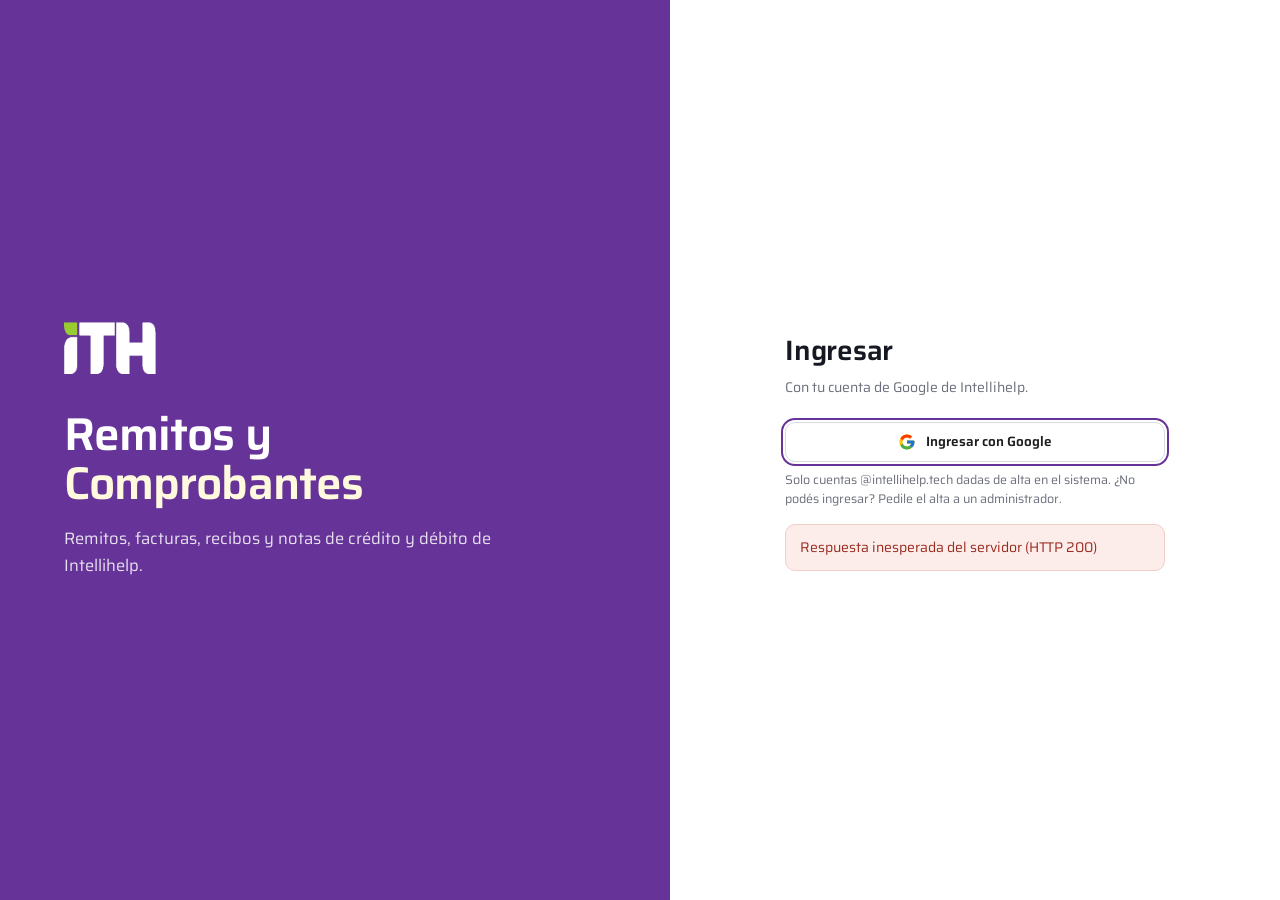
<file: app/index.html>
<!DOCTYPE html>
<html lang="es">
<head>
<meta charset="UTF-8">
<meta name="viewport" content="width=device-width, initial-scale=1">
<meta name="theme-color" content="#663399">
<meta name="description" content="Remitos, facturas, recibos y notas de crédito y débito de Intellihelp.">
<meta name="robots" content="noindex, nofollow">
<title>Remitos y Comprobantes · Intellihelp</title>
<link rel="stylesheet" href="css/fuentes.css?v=249">
<link rel="icon" href="assets/logos/favicon.png">
<link rel="stylesheet" href="css/styles.css?v=249">
<link rel="stylesheet" href="css/controles.css?v=249">
</head>
<body data-view="inicio" class="sin-sesion">
<div class="app">

  <!-- ============================== Navegación ============================== -->
  <aside class="navbar" id="navbar" aria-label="Navegación principal">
    <div class="nav-brand">
      <img class="logo" src="assets/logos/ITH-logo-mark.png" alt="Intellihelp" width="46" height="26">
      <div class="brand-text"><strong>Intellihelp</strong><small>Remitos y comprobantes</small></div>
    </div>
    <nav class="nav-menu">
      <button class="nav-item" data-view="inicio">
        <svg viewBox="0 0 24 24" fill="none" stroke="currentColor" stroke-width="1.8" stroke-linecap="round" stroke-linejoin="round"><path d="M3 9.5 12 3l9 6.5V20a1 1 0 0 1-1 1h-5v-6H9v6H4a1 1 0 0 1-1-1z"/></svg>
        <span>Inicio</span></button>
      <p class="nav-label">Documentos</p>
      <button class="nav-item" data-view="remito">
        <svg viewBox="0 0 24 24" fill="none" stroke="currentColor" stroke-width="1.8" stroke-linecap="round" stroke-linejoin="round"><path d="M14 3H7a2 2 0 0 0-2 2v14a2 2 0 0 0 2 2h10a2 2 0 0 0 2-2V8z"/><path d="M14 3v5h5M9 13h6M9 17h6"/></svg>
        <span>Remitos</span></button>
      <button class="nav-item" data-view="factura">
        <svg viewBox="0 0 24 24" fill="none" stroke="currentColor" stroke-width="1.8" stroke-linecap="round" stroke-linejoin="round"><path d="M4 3h16v18l-3-2-2 2-3-2-3 2-2-2-3 2z"/><path d="M8 8h8M8 12h5"/></svg>
        <span>Facturas</span></button>
      <button class="nav-item" data-view="recibo">
        <svg viewBox="0 0 24 24" fill="none" stroke="currentColor" stroke-width="1.8" stroke-linecap="round" stroke-linejoin="round"><rect x="2" y="6" width="20" height="12" rx="2"/><circle cx="12" cy="12" r="2.5"/><path d="M6 12h.01M18 12h.01"/></svg>
        <span>Recibos</span></button>
      <button class="nav-item" data-view="nota">
        <svg viewBox="0 0 24 24" fill="none" stroke="currentColor" stroke-width="1.8" stroke-linecap="round" stroke-linejoin="round"><path d="M14 3H7a2 2 0 0 0-2 2v14a2 2 0 0 0 2 2h10a2 2 0 0 0 2-2V8z"/><path d="M14 3v5h5M9 15h6M12 12v6"/></svg>
        <span>Notas de crédito y débito</span></button>
      <p class="nav-label">Datos</p>
      <button class="nav-item" data-view="clientes">
        <svg viewBox="0 0 24 24" fill="none" stroke="currentColor" stroke-width="1.8" stroke-linecap="round" stroke-linejoin="round"><path d="M16 21v-2a4 4 0 0 0-4-4H6a4 4 0 0 0-4 4v2"/><circle cx="9" cy="7" r="4"/><path d="M22 21v-2a4 4 0 0 0-3-3.87M16 3.13A4 4 0 0 1 16 11"/></svg>
        <span>Clientes</span></button>
      <button class="nav-item" data-view="config">
        <svg viewBox="0 0 24 24" fill="none" stroke="currentColor" stroke-width="1.8" stroke-linecap="round" stroke-linejoin="round"><circle cx="12" cy="12" r="3"/><path d="M19.4 15a1.65 1.65 0 0 0 .33 1.82l.06.06a2 2 0 1 1-2.83 2.83l-.06-.06a1.65 1.65 0 0 0-1.82-.33 1.65 1.65 0 0 0-1 1.51V21a2 2 0 0 1-4 0v-.09A1.65 1.65 0 0 0 9 19.4a1.65 1.65 0 0 0-1.82.33l-.06.06a2 2 0 1 1-2.83-2.83l.06-.06a1.65 1.65 0 0 0 .33-1.82 1.65 1.65 0 0 0-1.51-1H3a2 2 0 0 1 0-4h.09A1.65 1.65 0 0 0 4.6 9a1.65 1.65 0 0 0-.33-1.82l-.06-.06a2 2 0 1 1 2.83-2.83l.06.06a1.65 1.65 0 0 0 1.82.33H9a1.65 1.65 0 0 0 1-1.51V3a2 2 0 0 1 4 0v.09a1.65 1.65 0 0 0 1 1.51 1.65 1.65 0 0 0 1.82-.33l.06-.06a2 2 0 1 1 2.83 2.83l-.06.06a1.65 1.65 0 0 0-.33 1.82V9a1.65 1.65 0 0 0 1.51 1H21a2 2 0 0 1 0 4h-.09a1.65 1.65 0 0 0-1.51 1Z"/></svg>
        <span>Configuración</span></button>
      <a class="nav-item solo-admin" href="panel.html" target="_blank" rel="noopener">
        <svg viewBox="0 0 24 24" fill="none" stroke="currentColor" stroke-width="1.8" stroke-linecap="round" stroke-linejoin="round"><rect x="3" y="3" width="7" height="9" rx="1.5"/><rect x="14" y="3" width="7" height="5" rx="1.5"/><rect x="14" y="12" width="7" height="9" rx="1.5"/><rect x="3" y="16" width="7" height="5" rx="1.5"/></svg>
        <span>Panel de la API</span></a>
    </nav>
    <div class="nav-foot">
      <div class="mode-chip" id="modeChip" title="Modo de trabajo y estado de la conexión"><span class="dot"></span><span id="modeChipT">Numeración propia</span></div>
      <div class="nav-user">
        <button class="nav-cuenta" id="btnCuenta" title="Mi cuenta"><span class="nav-ava" id="navAva">·</span><span class="nav-user-t"><strong id="navUser">Usuario</strong><small id="navRol"></small></span></button>
        <button class="icon-btn nav-salir" id="btnSalir" title="Cerrar sesión" aria-label="Cerrar sesión">
          <svg viewBox="0 0 24 24" fill="none" stroke="currentColor" stroke-width="1.9" stroke-linecap="round" stroke-linejoin="round"><path d="M9 21H5a2 2 0 0 1-2-2V5a2 2 0 0 1 2-2h4M16 17l5-5-5-5M21 12H9"/></svg></button>
      </div>
    </div>
  </aside>

  <div class="nav-backdrop" id="navBackdrop"></div>

  <!-- ============================ Área de trabajo ============================ -->
  <div class="workspace">
    <header class="topbar">
      <button class="icon-btn nav-toggle" id="btnNavToggle" title="Menú" aria-label="Mostrar u ocultar el menú">
        <svg viewBox="0 0 24 24" fill="none" stroke="currentColor" stroke-width="2" stroke-linecap="round"><path d="M3 6h18M3 12h18M3 18h18"/></svg>
      </button>
      <button class="icon-btn only-doc" id="btnToggleSidebar" title="Mostrar u ocultar el panel de datos" aria-label="Panel de datos">
        <svg viewBox="0 0 24 24" fill="none" stroke="currentColor" stroke-width="1.9" stroke-linecap="round" stroke-linejoin="round"><rect x="3" y="4" width="18" height="16" rx="2.5"/><path d="M9 4v16"/></svg>
      </button>
      <div class="crumb" id="crumb"><b>Inicio</b></div>
      <div class="spacer"></div>
      <div class="toolbar only-remito">
        <button class="btn ghost" id="btnNuevo" title="Empezar un remito nuevo">
          <svg viewBox="0 0 24 24" fill="none" stroke="currentColor" stroke-width="1.9" stroke-linecap="round"><path d="M12 5v14M5 12h14"/></svg><span>Nuevo</span></button>
        <button class="btn ghost" id="btnGuardar" title="Guardar (Ctrl+S)">
          <svg viewBox="0 0 24 24" fill="none" stroke="currentColor" stroke-width="1.9" stroke-linecap="round" stroke-linejoin="round"><path d="M19 21H5a2 2 0 0 1-2-2V5a2 2 0 0 1 2-2h11l5 5v11a2 2 0 0 1-2 2Z"/><path d="M17 21v-8H7v8M7 3v5h8"/></svg><span>Guardar</span></button>
        <button class="btn ghost" id="btnGuardados" title="Remitos guardados y copia de seguridad">
          <svg viewBox="0 0 24 24" fill="none" stroke="currentColor" stroke-width="1.9" stroke-linecap="round" stroke-linejoin="round"><path d="M3 7a2 2 0 0 1 2-2h4l2 2h8a2 2 0 0 1 2 2v8a2 2 0 0 1-2 2H5a2 2 0 0 1-2-2z"/></svg><span>Guardados</span></button>
        <span class="tb-divider"></span>
        <button class="btn ghost icon" id="btnAjustar" title="Ajuste fino de cada campo (milímetros)" aria-label="Ajustar campos">
          <svg viewBox="0 0 24 24" fill="none" stroke="currentColor" stroke-width="1.9" stroke-linecap="round"><path d="M4 21v-6M4 10V3M12 21v-9M12 6V3M20 21v-4M20 12V3M1 15h6M9 8h6M17 15h6"/></svg></button>
        <button class="btn ghost icon" id="btnCalibrar" title="Calibración de impresión" aria-label="Calibración">
          <svg viewBox="0 0 24 24" fill="none" stroke="currentColor" stroke-width="1.9" stroke-linecap="round" stroke-linejoin="round"><path d="M21 3H3v18h18z"/><path d="M3 9h3M3 15h3M9 3v3M15 3v3"/><circle cx="14" cy="14" r="3"/></svg></button>
        <button class="btn ghost" id="btnTestRemito" title="Imprimir una prueba con datos ficticios">
          <svg viewBox="0 0 24 24" fill="none" stroke="currentColor" stroke-width="1.9" stroke-linecap="round" stroke-linejoin="round"><path d="M9 3h6M10 3v6L4.5 18.5A2 2 0 0 0 6.2 21h11.6a2 2 0 0 0 1.7-2.5L14 9V3"/><path d="M7 15h10"/></svg><span>Prueba</span></button>
        <button class="btn ghost" id="btnAutorizar" title="Asigna el próximo número y el C.A.I. del talonario vigente">
          <svg viewBox="0 0 24 24" fill="none" stroke="currentColor" stroke-width="1.9" stroke-linecap="round" stroke-linejoin="round"><path d="M12 3 4 6v6c0 5 3.4 8.3 8 9 4.6-.7 8-4 8-9V6z"/><path d="m9 12 2 2 4-4"/></svg><span>Autorizar</span></button>
        <button class="btn ghost" id="btnDigital" title="Remito digital sin imprimir (RG 5678/2025): PDF y enlace de conformidad para el destinatario">
          <svg viewBox="0 0 24 24" fill="none" stroke="currentColor" stroke-width="1.9" stroke-linecap="round" stroke-linejoin="round"><rect x="6" y="2" width="12" height="20" rx="2"/><path d="M10 18h4M9 9l2 2 4-4"/></svg><span>Digital</span></button>
        <button class="btn primary" id="btnImprimir" title="Imprimir (Ctrl+P)">
          <svg viewBox="0 0 24 24" fill="none" stroke="currentColor" stroke-width="1.9" stroke-linecap="round" stroke-linejoin="round"><path d="M6 9V2h12v7M6 18H4a2 2 0 0 1-2-2v-5a2 2 0 0 1 2-2h16a2 2 0 0 1 2 2v5a2 2 0 0 1-2 2h-2"/><rect x="6" y="14" width="12" height="8" rx="1"/></svg><span>Imprimir</span></button>
      </div>
      <div class="toolbar only-comp">
        <button class="btn ghost" id="tbCompNuevo" title="Empezar un comprobante nuevo">
          <svg viewBox="0 0 24 24" fill="none" stroke="currentColor" stroke-width="1.9" stroke-linecap="round"><path d="M12 5v14M5 12h14"/></svg><span>Nuevo</span></button>
        <button class="btn ghost" id="tbCompGuardar" title="Guardar (Ctrl+S)">
          <svg viewBox="0 0 24 24" fill="none" stroke="currentColor" stroke-width="1.9" stroke-linecap="round" stroke-linejoin="round"><path d="M19 21H5a2 2 0 0 1-2-2V5a2 2 0 0 1 2-2h11l5 5v11a2 2 0 0 1-2 2Z"/><path d="M17 21v-8H7v8M7 3v5h8"/></svg><span>Guardar</span></button>
        <button class="btn ghost" id="tbCompGuardados" title="Comprobantes guardados de este tipo">
          <svg viewBox="0 0 24 24" fill="none" stroke="currentColor" stroke-width="1.9" stroke-linecap="round" stroke-linejoin="round"><path d="M3 7a2 2 0 0 1 2-2h4l2 2h8a2 2 0 0 1 2 2v8a2 2 0 0 1-2 2H5a2 2 0 0 1-2-2z"/></svg><span>Guardados</span></button>
        <button class="btn ghost" id="tbCompPdf" title="Descargar en PDF">
          <svg viewBox="0 0 24 24" fill="none" stroke="currentColor" stroke-width="1.9" stroke-linecap="round" stroke-linejoin="round"><path d="M12 3v12m0 0 4-4m-4 4-4-4M5 21h14"/></svg><span>PDF</span></button>
        <button class="btn ghost" id="tbCompCorreo" title="Enviar el comprobante emitido por correo electrónico">
          <svg viewBox="0 0 24 24" fill="none" stroke="currentColor" stroke-width="1.9" stroke-linecap="round" stroke-linejoin="round"><rect x="2" y="4" width="20" height="16" rx="2"/><path d="m2 7 10 6 10-6"/></svg><span>Correo</span></button>
        <button class="btn ghost" id="tbCompTest" title="Imprimir una prueba con datos ficticios">
          <svg viewBox="0 0 24 24" fill="none" stroke="currentColor" stroke-width="1.9" stroke-linecap="round" stroke-linejoin="round"><path d="M9 3h6M10 3v6L4.5 18.5A2 2 0 0 0 6.2 21h11.6a2 2 0 0 0 1.7-2.5L14 9V3"/><path d="M7 15h10"/></svg><span>Prueba</span></button>
        <button class="btn ghost" id="tbCompEmitir" hidden title="Guarda el comprobante y solicita el CAE a ARCA">
          <svg viewBox="0 0 24 24" fill="none" stroke="currentColor" stroke-width="1.9" stroke-linecap="round" stroke-linejoin="round"><path d="M12 3 4 6v6c0 5 3.4 8.3 8 9 4.6-.7 8-4 8-9V6z"/><path d="m9 12 2 2 4-4"/></svg><span>Emitir CAE</span></button>
        <button class="btn primary" id="tbCompImprimir" title="Imprimir (Ctrl+P)">
          <svg viewBox="0 0 24 24" fill="none" stroke="currentColor" stroke-width="1.9" stroke-linecap="round" stroke-linejoin="round"><path d="M6 9V2h12v7M6 18H4a2 2 0 0 1-2-2v-5a2 2 0 0 1 2-2h16a2 2 0 0 1 2 2v5a2 2 0 0 1-2 2h-2"/><rect x="6" y="14" width="12" height="8" rx="1"/></svg><span>Imprimir</span></button>
      </div>
    </header>

    <!-- ================================ Inicio ================================ -->
    <section class="view view-page" id="viewInicio">
      <div class="page-wrap-view">
        <div class="hero">
          <div>
            <h1 id="inicioHi">Buen día</h1>
            <p id="inicioFecha"></p>
          </div>
          <div class="quick">
            <button class="quick-btn" data-quick="remito"><span><svg viewBox="0 0 24 24" fill="none" stroke="currentColor" stroke-width="1.8" stroke-linecap="round" stroke-linejoin="round"><path d="M14 3H7a2 2 0 0 0-2 2v14a2 2 0 0 0 2 2h10a2 2 0 0 0 2-2V8z"/><path d="M14 3v5h5M12 11v6M9 14h6"/></svg></span>Nuevo remito</button>
            <button class="quick-btn" data-quick="factura"><span><svg viewBox="0 0 24 24" fill="none" stroke="currentColor" stroke-width="1.8" stroke-linecap="round" stroke-linejoin="round"><path d="M4 3h16v18l-3-2-2 2-3-2-3 2-2-2-3 2z"/><path d="M8 8h8M8 12h5"/></svg></span>Nueva factura</button>
            <button class="quick-btn" data-quick="recibo"><span><svg viewBox="0 0 24 24" fill="none" stroke="currentColor" stroke-width="1.8" stroke-linecap="round" stroke-linejoin="round"><rect x="2" y="6" width="20" height="12" rx="2"/><circle cx="12" cy="12" r="2.5"/></svg></span>Nuevo recibo</button>
            <button class="quick-btn" data-quick="nota"><span><svg viewBox="0 0 24 24" fill="none" stroke="currentColor" stroke-width="1.8" stroke-linecap="round" stroke-linejoin="round"><path d="M14 3H7a2 2 0 0 0-2 2v14a2 2 0 0 0 2 2h10a2 2 0 0 0 2-2V8z"/><path d="M14 3v5h5M9 14h6"/></svg></span>Nueva nota</button>
            <button class="quick-btn" data-quick="cliente"><span><svg viewBox="0 0 24 24" fill="none" stroke="currentColor" stroke-width="1.8" stroke-linecap="round" stroke-linejoin="round"><path d="M16 21v-2a4 4 0 0 0-4-4H6a4 4 0 0 0-4 4v2"/><circle cx="9" cy="7" r="4"/><path d="M19 8v6M22 11h-6"/></svg></span>Nuevo cliente</button>
          </div>
        </div>
        <div class="stat-row" id="inicioStats"></div>
        <div class="card">
          <div class="card-head">
            <h2><svg viewBox="0 0 24 24" fill="none" stroke="currentColor" stroke-width="1.8" stroke-linecap="round" stroke-linejoin="round"><circle cx="12" cy="12" r="9"/><path d="M12 7v5l3 2"/></svg>Documentos recientes <em class="count" id="recentCount" hidden></em></h2>
            <div class="actions"><button class="btn sm" id="btnVerTodos" title="Todos los remitos guardados, con búsqueda">Ver todos</button><button class="btn sm solo-admin" id="btnGestionar" title="Exportar o importar una copia de seguridad">Copia de seguridad</button></div>
          </div>
          <div class="doc-list" id="inicioRecent"></div>
        </div>
      </div>
    </section>

    <!-- ================================ Remito ================================ -->
    <section class="view view-remito" id="viewRemito">
      <div class="editor" id="editor">
        <div class="doc-aviso" id="remBloqueado" hidden>Remito autorizado: el número y el C.A.I. ya fueron asignados y sus datos no se modifican. Para un cambio, emití un remito nuevo.</div>
        <div class="section">
          <h3>Remito</h3>
          <div class="section-body">
            <div class="grid">
              <div class="field full"><label for="remFecha">Fecha <span class="note-auto">automática</span> <span class="note">(hora de Buenos Aires, editable)</span></label>
                <div class="inline-row">
                  <input type="text" id="remFecha" class="fecha grow" data-path="fecha" title="Se completa con la fecha de hoy; se puede cambiar">
                  <button class="btn sm" id="btnFechaHoy" title="Volver a la fecha de hoy">Hoy</button>
                </div>
              </div>
              <div class="field"><label for="remPv">Punto de venta</label><input id="remPv" readonly title="Se define en Configuración → Conexión con ARCA"></div>
              <div class="field"><label for="remNumero">Nº de remito <span class="note-auto">lo asigna «Autorizar»</span></label><input id="remNumero" readonly placeholder="Sin autorizar" title="El número fiscal lo asigna la autorización contra el talonario vigente"></div>
              <div class="field"><label for="remCai">C.A.I.</label><input id="remCai" readonly placeholder="Lo asigna «Autorizar»" title="El C.A.I. sale del talonario cargado en el panel"></div>
              <div class="field"><label for="remCaiVto">Vencimiento del C.A.I.</label><input id="remCaiVto" readonly placeholder="—"></div>
              <div class="field full"><label for="remCopias">Ejemplares a imprimir</label><select id="remCopias">
                <option value="2">Original y duplicado (RG 1415)</option>
                <option value="1">Solo original</option>
              </select></div>
            </div>
            <div class="switch" id="remFacturadoFila" hidden>
              <label for="remFacturado">Facturado<span class="hint">Marcalo cuando el remito ya tiene su factura: sale de «pendientes de facturar».</span></label>
              <label class="toggle"><input type="checkbox" id="remFacturado"><span class="track"></span></label>
            </div>
            <button class="btn soft sm" type="button" id="btnFacturarRemito" hidden>Facturar este remito</button>
            <p class="hint">El número, el C.A.I. y su vencimiento se imprimen en el documento completo. Con un talonario cargado, <b>Autorizar</b> los completa solos.</p>
          </div>
        </div>

        <div class="section">
          <h3>Cliente</h3>
          <div class="section-body">
            <div class="inline-row mb-md">
              <select id="selCliente" class="select-sm grow" aria-label="Cargar un cliente de la agenda"><option value="">Cargar cliente de la agenda…</option></select>
              <button class="btn sm" id="btnGuardarCliente" title="Guardar este cliente en la agenda">Guardar en agenda</button>
            </div>
            <div class="grid">
              <div class="field full"><label>Señor/es <span class="note">(opcional)</span></label><input data-path="cliente.senores" maxlength="160"></div>
              <div class="field full"><label>Razón social</label><input data-path="cliente.razonSocial" maxlength="160" autocomplete="organization"></div>
              <div class="field"><label>CUIT</label><input data-path="cliente.cuit" data-tipo="cuit" inputmode="numeric" pattern="[0-9]{2}-?[0-9]{8}-?[0-9]" maxlength="13" placeholder="30-12345678-9"></div>
              <div class="field"><label>Condición frente al IVA</label><select data-path="cliente.condIVA" title="Se imprime en el remito (RG 1415, Anexo V)">
                <option value="">Elegí…</option>
              </select></div>
              <div class="field"><label>Teléfono</label><input type="tel" data-path="cliente.telefono" data-tipo="telefono" maxlength="40" autocomplete="off"></div>
              <div class="field full"><label>Domicilio</label><input data-path="cliente.domicilio" maxlength="160"></div>
              <div class="field"><label>Localidad</label><input data-path="cliente.localidad" maxlength="80"></div>
              <div class="field"><label>C.P.</label><input data-path="cliente.cp" data-tipo="cp" maxlength="8" pattern="[A-Za-z]?[0-9]{4}[A-Za-z]{0,3}" placeholder="C1043 o 1043"></div>
              <div class="field"><label>Mail</label><input type="email" data-path="cliente.mail" inputmode="email" maxlength="120" autocomplete="off"></div>
              <div class="field"><label>Contacto</label><input data-path="cliente.nombre" maxlength="120"></div>
              <div class="field full"><label>Otros datos</label><input data-path="cliente.otrosDatos" maxlength="160"></div>
            </div>
          </div>
        </div>

        <div class="section">
          <h3>Ítems</h3>
          <div class="section-body">
            <div id="itemsList"></div>
            <button class="btn sm soft" id="btnAddItem">＋ Agregar ítem</button>
          </div>
        </div>

        <div class="section">
          <h3>Recibí conforme</h3>
          <div class="section-body">
            <div class="grid">
              <div class="field full">
                <label>Tipo de documento</label>
                <div class="radios">
                  <label><input type="radio" name="tipoDoc" value=""> Ninguno</label>
                  <label><input type="radio" name="tipoDoc" value="DNI"> DNI</label>
                  <label><input type="radio" name="tipoDoc" value="CI"> CI</label>
                  <label><input type="radio" name="tipoDoc" value="Pasaporte"> Pasaporte</label>
                  <label><input type="radio" name="tipoDoc" value="Otro"> Otro</label>
                </div>
              </div>
              <div class="field"><label>Nombre y apellido</label><input data-path="recibi.nombre" maxlength="120"></div>
              <div class="field"><label>Documento Nº</label><input data-path="recibi.documentoNro" inputmode="numeric" maxlength="20"></div>
              <div class="field"><label>Sector</label><input data-path="recibi.sector" maxlength="80"></div>
              <div class="field"><label>Puesto</label><input data-path="recibi.puesto" maxlength="80"></div>
            </div>
          </div>
        </div>

        <div class="section">
          <h3>Datos del transportista</h3>
          <div class="section-body">
            <div class="grid">
              <div class="field full"><label>Traslado</label><select data-path="transporte.tipo" title="Con transporte de un tercero se informan su razón social, CUIT y domicilio (RG 1415, Anexo V, IV)">
                <option value="">Elegí…</option>
                <option value="propio">Con transporte propio</option>
                <option value="tercero">Por un transportista (tercero)</option>
              </select></div>
              <div class="field"><label>Nombre o razón social</label><input data-path="transporte.nombre" maxlength="120"></div>
              <div class="field"><label>CUIT del transportista</label><input data-path="transporte.cuit" data-tipo="cuit" inputmode="numeric" maxlength="13" placeholder="30-12345678-9"></div>
              <div class="field full"><label>Domicilio del transportista</label><input data-path="transporte.domicilio" maxlength="160"></div>
              <div class="field"><label>Vehículo</label><input data-path="transporte.vehiculo" maxlength="120"></div>
              <div class="field"><label>Chofer</label><input data-path="transporte.chofer" maxlength="120"></div>
              <div class="field"><label>Lugar de entrega</label><input data-path="transporte.lugarEntrega" maxlength="160"></div>
              <div class="field"><label>Fecha</label><input type="text" class="fecha" data-path="transporte.fecha"></div>
              <div class="field"><label>Hora</label><input type="text" class="hora" data-path="transporte.hora"></div>
              <div class="field full"><label>Observaciones</label><textarea data-path="transporte.observaciones" rows="2" maxlength="600"></textarea></div>
            </div>
          </div>
        </div>
      </div>

      <div class="preview-pane" id="previewPane">
        <div class="pv-tools no-print">
          <div class="mode-switch" id="modeSwitch" role="group" aria-label="Modo de impresión">
            <button data-mode="overlay" class="active" title="Imprime solo los datos sobre el remito pre-impreso">Sobre pre-impreso</button>
            <button data-mode="full" title="Genera el remito completo (papel en blanco o PDF)">Documento completo</button>
          </div>
          <button class="btn sm" id="btnPdf" title="Descargar el remito en PDF">
            <svg viewBox="0 0 24 24" fill="none" stroke="currentColor" stroke-width="1.9" stroke-linecap="round" stroke-linejoin="round"><path d="M12 3v12m0 0 4-4m-4 4-4-4M5 21h14"/></svg><span>PDF</span></button>
        </div>
        <div class="page-wrap">
          <div class="page" id="page">
            <div class="template" id="template"></div>
            <div class="data-layer" id="dataLayer"></div>
          </div>
        </div>
        <!-- Ejemplares ORIGINAL / DUPLICADO: se arman solo al imprimir (RG 1415, art. 14) -->
        <div class="print-copies" id="printCopies"></div>
        <div class="zoombar no-print">
          <button class="btn ghost" id="zoomOut" aria-label="Alejar">−</button>
          <span class="zval" id="zoomVal">100%</span>
          <button class="btn ghost" id="zoomIn" aria-label="Acercar">＋</button>
          <button class="btn ghost sm" id="zoomFit" title="Ajustar a la ventana" aria-label="Ajustar a la ventana">⤢</button>
        </div>
      </div>
    </section>

    <!-- ============================ Configuración ============================ -->
    <section class="view view-page" id="viewConfig">
      <div class="page-wrap-view">
        <div class="page-head">
          <div><h1>Configuración</h1><p>Impresión en este equipo y conexión con ARCA para la emisión electrónica.</p></div>
        </div>
        <div class="cfg-tabs" role="tablist">
          <button class="cfg-tab active" data-tab="local" role="tab" id="tabLocal" aria-controls="cfgLocal" aria-selected="true">Impresión</button>
          <button class="cfg-tab" data-tab="api" role="tab" id="tabApi" aria-controls="cfgApi" aria-selected="false" tabindex="-1">Conexión con ARCA</button>
          <button class="cfg-tab solo-admin" data-tab="usuarios" role="tab" id="tabUsuarios" aria-controls="cfgUsuarios" aria-selected="false" tabindex="-1">Usuarios</button>
        </div>

        <div class="cfg-panel active" id="cfgLocal" role="tabpanel" aria-labelledby="tabLocal">
          <div class="cfg-card">
            <div class="cfg-card-head">
              <div><h3>Impresión en este equipo</h3><p>La calibración de la impresora se guarda en este equipo y se ajusta una vez por impresora. Los documentos se guardan en el servidor y los ve todo el equipo.</p></div>
            </div>
            <ul class="cfg-list">
              <li>Impresión sobre el remito pre-impreso, calibrada al milímetro, o documento completo en papel en blanco o PDF.</li>
              <li>Agenda de clientes en tabla, con importación desde CSV o Excel y vista previa antes de cargar.</li>
              <li>Comprobantes y remitos enviados por correo desde la casilla de la empresa.</li>
              <li>Copia de seguridad: exportar e importar todos los datos en un archivo.</li>
            </ul>
            <div class="cfg-actions">
              <button class="btn" id="cfgOpenCalib">Abrir la calibración de impresión</button>
            </div>
          </div>
        </div>

        <div class="cfg-panel" id="cfgApi" role="tabpanel" aria-labelledby="tabApi">
          <div class="cfg-card">
            <div class="cfg-card-head">
              <div><h3>Datos del emisor</h3><p>Facturas, recibos y notas con validez fiscal a través de los web services de ARCA. El remito se autoriza con su C.A.I.</p></div>
              <span class="mode-pill wait" id="apiStatePill">Pendiente</span>
            </div>
            <div class="cfg-grid">
              <div class="field"><label for="apiAmbiente">Ambiente</label><select id="apiAmbiente"><option value="homologacion">Homologación (pruebas)</option><option value="produccion">Producción</option></select></div>
              <div class="field"><label for="apiCuit">CUIT del emisor</label><input id="apiCuit" data-tipo="cuit" inputmode="numeric" pattern="[0-9]{2}-?[0-9]{8}-?[0-9]" maxlength="13" placeholder="30-71140975-7"></div>
              <div class="field"><label for="apiPv">Punto de venta <span class="note">(web services)</span></label><input id="apiPv" data-tipo="entero" pattern="[0-9]{1,5}" maxlength="5" placeholder="Ej. 2"></div>
              <div class="field"><label for="remPvCfg">Punto de venta de remitos <span class="note">(C.A.I.)</span></label><input id="remPvCfg" data-tipo="entero" pattern="[0-9]{1,5}" maxlength="5" placeholder="Ej. 1"></div>
            </div>
            <div class="switch cfg-switch">
              <label for="apiMipyme">Empresa MiPyME<span class="hint">Con Certificado MiPyME vigente. A un cliente que ARCA obliga a recibirla (grandes empresas, desde el importe mínimo), la factura sale como Factura de Crédito Electrónica MiPyME (Ley 27.440).</span></label>
              <label class="toggle"><input type="checkbox" id="apiMipyme"><span class="track"></span></label>
            </div>
            <div class="cfg-grid" id="apiFceDatos">
              <div class="field"><label for="apiCbu">CBU de la empresa <span class="note">(Factura de Crédito)</span></label><input id="apiCbu" data-tipo="entero" pattern="[0-9]{22}" maxlength="22" placeholder="22 dígitos"></div>
              <div class="field"><label for="apiTransf">Transferencia de la Factura de Crédito</label><select id="apiTransf"><option value="SCA">Sistema de Circulación Abierta (SCA)</option><option value="ADC">Agente de Depósito Colectivo (ADC)</option></select></div>
            </div>
            <div class="switch cfg-switch">
              <label for="apiEnabled">Emisión electrónica<span class="hint">La numeración de cada comprobante se toma de ARCA (último autorizado + 1).</span></label>
              <label class="toggle"><input type="checkbox" id="apiEnabled"><span class="track"></span></label>
            </div>
            <p class="hint solo-operador">Solo un administrador puede modificar estos datos.</p>
            <div class="cfg-alert" id="apiAlert" hidden></div>
            <div class="cfg-actions">
              <button class="btn primary" id="apiSave">Guardar</button>
              <a class="btn ghost" href="docs/guia-credenciales-arca.pdf?v=249" target="_blank" rel="noopener">Instructivo de alta en ARCA (PDF)</a>
            </div>
          </div>

          <div class="cfg-card">
            <div class="cfg-card-head">
              <div><h3>Certificado digital</h3><p>El certificado y la clave privada se guardan en el servidor, cifrados. Nunca quedan en este navegador ni vuelven a mostrarse.</p></div>
              <span class="mode-pill wait" id="certPill">Sin cargar</span>
            </div>
            <div id="certStatus"></div>
            <div class="cfg-alert" id="certAlert" hidden></div>
            <div class="cfg-actions">
              <button class="btn primary" id="certUpload">Cargar certificado</button>
              <button class="btn" id="certTest" disabled>Probar conexión</button>
              <button class="btn danger" id="certDelete" disabled>Quitar</button>
            </div>
          </div>

          <div class="cfg-note">
            La numeración es correlativa por punto de venta y tipo de comprobante, y ARCA la valida al autorizar.
            El remito clase R no se autoriza por web service: lleva el <b>C.A.I.</b> del talonario, que se carga en el Panel.
          </div>
        </div>

        <div class="cfg-panel" id="cfgUsuarios" role="tabpanel" aria-labelledby="tabUsuarios">
          <div class="cfg-card">
            <div class="cfg-card-head">
              <div><h3>Usuarios</h3><p>Quiénes ingresan al sistema (con su cuenta de Google de Intellihelp) y con qué rol. Los operadores cargan e imprimen documentos; los administradores además gestionan usuarios, ajustes y el certificado de ARCA.</p></div>
              <button class="btn primary" id="btnNuevoUsuario">
                <svg viewBox="0 0 24 24" fill="none" stroke="currentColor" stroke-width="2" stroke-linecap="round"><path d="M12 5v14M5 12h14"/></svg><span>Nuevo usuario</span></button>
            </div>
            <div class="cfg-note usr-ithub" id="usrIthubAviso" hidden>
              El acceso a Remitos y el rol de cada persona se administran en <b>ITHub → Permisos</b>: el usuario se crea solo
              en su primer ingreso y el rol de ITHub se aplica cada vez que entra. Un cambio hecho acá vale hasta su próximo ingreso.
            </div>
            <div class="user-list" id="usuariosLista"></div>
          </div>
        </div>
      </div>
    </section>

    <!-- =============================== Clientes =============================== -->
    <section class="view view-page" id="viewClientes">
      <div class="page-wrap-view">
        <div class="page-head">
          <div><h1>Clientes</h1><p>Se cargan una vez y completan cualquier documento al instante.</p></div>
          <div class="actions">
            <button class="btn" id="btnImportarCli" title="Importar clientes desde un archivo CSV o Excel">
              <svg viewBox="0 0 24 24" fill="none" stroke="currentColor" stroke-width="1.9" stroke-linecap="round" stroke-linejoin="round"><path d="M12 15V3m0 0 4 4m-4-4-4 4M5 21h14"/></svg><span>Importar CSV o Excel</span></button>
            <button class="btn ghost" id="btnPlantillaCli" title="Descargar una planilla modelo">Planilla modelo</button>
            <button class="btn primary" id="btnNuevoCliente">
              <svg viewBox="0 0 24 24" fill="none" stroke="currentColor" stroke-width="2" stroke-linecap="round"><path d="M12 5v14M5 12h14"/></svg><span>Nuevo cliente</span></button>
          </div>
          <input type="file" id="cliImportFile" accept=".csv,.xlsx,.xls,text/csv,application/vnd.ms-excel,application/vnd.openxmlformats-officedocument.spreadsheetml.sheet" hidden>
        </div>
        <div class="clientes-bar">
          <div class="search-box">
            <svg viewBox="0 0 24 24" fill="none" stroke="currentColor" stroke-width="1.9" stroke-linecap="round" stroke-linejoin="round"><circle cx="11" cy="11" r="7"/><path d="m21 21-4.3-4.3"/></svg>
            <input id="cliSearch" type="search" placeholder="Buscar por razón social, CUIT, localidad o mail…" aria-label="Buscar clientes">
          </div>
          <span class="panel-count" id="cliCount"></span>
        </div>
        <div class="cli-tabla-wrap" id="cliGrid"></div>
      </div>
    </section>

    <!-- ============== Comprobantes: factura, recibo y notas ============== -->
    <section class="view view-comprobante" id="viewComprobante">
      <div class="editor" id="compEditor"></div>
      <div class="preview-pane comp-preview" id="compPreview">
        <div class="pv-tools no-print">
          <span class="comp-badge" id="compBadge">Documento</span>
          <div class="comp-zoom">
            <button class="btn ghost" id="compZoomOut" aria-label="Alejar">−</button>
            <span class="zval" id="compZoomVal">100%</span>
            <button class="btn ghost" id="compZoomIn" aria-label="Acercar">＋</button>
            <button class="btn ghost sm" id="btnCompFit" title="Ajustar a la ventana" aria-label="Ajustar a la ventana">⤢</button>
          </div>
        </div>
        <div class="page-wrap" id="compWrap"><div class="comp-page" id="compPage"></div></div>
        <div class="print-copies" id="compPrintCopies"></div>
      </div>
    </section>
  </div>
</div>

<!-- ========================= Calibración de impresión ========================= -->
<div class="backdrop" id="backdrop"></div>
<aside class="calib" id="calib" aria-label="Calibración">
  <div class="calib-head">
    <h3>Calibración de impresión</h3>
    <button class="btn ghost icon" id="calibClose" aria-label="Cerrar">✕</button>
  </div>
  <div class="calib-body">
    <p class="cal-mode-wrap">Ajustando: <span class="cal-mode ov" id="calModeBadge">Sobre pre-impreso</span></p>
    <p class="hint">Cada modo guarda su propia calibración: lo que se mueve en el documento completo no afecta al pre-impreso.</p>
    <div class="row"><label for="calPaper">Tamaño de papel</label><select id="calPaper" class="select-sm"></select></div>
    <div class="row"><label for="calOffX">Desplazamiento horizontal (mm)</label><div class="slider"><input type="range" id="calOffX" min="-20" max="20" step="0.5"><span class="cal-num"><input id="calOffXv" type="text" inputmode="decimal" maxlength="6" aria-label="Valor exacto (mm, de -20 a 20)"><span>mm</span></span></div></div>
    <div class="row"><label for="calOffY">Desplazamiento vertical (mm)</label><div class="slider"><input type="range" id="calOffY" min="-20" max="20" step="0.5"><span class="cal-num"><input id="calOffYv" type="text" inputmode="decimal" maxlength="6" aria-label="Valor exacto (mm, de -20 a 20)"><span>mm</span></span></div></div>
    <div class="row"><label for="calScaleX">Escala horizontal (%)</label><div class="slider"><input type="range" id="calScaleX" min="90" max="110" step="0.25"><span class="cal-num"><input id="calScaleXv" type="text" inputmode="decimal" maxlength="6" aria-label="Valor exacto (%, de 90 a 110)"><span>%</span></span></div></div>
    <div class="row"><label for="calScaleY">Escala vertical (%)</label><div class="slider"><input type="range" id="calScaleY" min="90" max="110" step="0.25"><span class="cal-num"><input id="calScaleYv" type="text" inputmode="decimal" maxlength="6" aria-label="Valor exacto (%, de 90 a 110)"><span>%</span></span></div></div>
    <div class="row"><label for="calFont">Tamaño de letra (%)</label><div class="slider"><input type="range" id="calFont" min="80" max="130" step="1"><span class="cal-num"><input id="calFontv" type="text" inputmode="decimal" maxlength="6" aria-label="Valor exacto (%, de 80 a 130)"><span>%</span></span></div></div>
    <div class="row"><label for="calGuide">Opacidad del formulario guía (%)</label><div class="slider"><input type="range" id="calGuide" min="0" max="70" step="1"><span class="cal-num"><input id="calGuidev" type="text" inputmode="decimal" maxlength="6" aria-label="Valor exacto (%, de 0 a 70)"><span>%</span></span></div></div>
    <p class="hint">Para calibrar: imprimí la hoja de prueba sobre un remito pre-impreso y ajustá el desplazamiento hasta que todo coincida. Imprimí con márgenes en cero y sin «ajustar a la página».</p>
  </div>
  <div class="calib-foot">
    <button class="btn sm" id="calPositions" title="Imprime el nombre de cada campo en su lugar">Probar posiciones</button>
    <button class="btn sm" id="calTest" title="Imprime una grilla en milímetros">Hoja de prueba</button>
    <button class="btn sm danger" id="calReset">Restablecer</button>
  </div>
</aside>

<!-- ============================ Remitos guardados ============================ -->
<div class="backdrop" id="backdrop2"></div>
<aside class="calib" id="saved" aria-label="Remitos guardados">
  <div class="calib-head">
    <h3 id="savedTitulo">Remitos guardados</h3>
    <button class="btn ghost icon" id="savedClose" aria-label="Cerrar">✕</button>
  </div>
  <div class="calib-body"><div id="savedList"></div></div>
  <div class="calib-foot">
    <button class="btn sm solo-admin" id="btnExport" title="Descarga remitos, comprobantes y clientes (queda registrado en la auditoría)">Exportar copia de seguridad</button>
    <button class="btn sm solo-admin" id="btnImport">Importar</button>
    <input type="file" id="importFile" accept="application/json,.json" hidden>
  </div>
</aside>

<!-- ============================== Ajuste por campo ============================== -->
<div class="backdrop" id="backdrop3"></div>
<aside class="calib wide" id="adjust" aria-label="Ajuste fino por campo">
  <div class="calib-head">
    <h3>Ajuste fino por campo</h3>
    <button class="btn ghost icon" id="adjustClose" aria-label="Cerrar">✕</button>
  </div>
  <div class="calib-body">
    <p class="cal-mode-wrap">Ajustando: <span class="cal-mode ov" id="adjModeBadge">Sobre pre-impreso</span></p>
    <p class="hint">Mueve cada campo al milímetro. Se guarda solo y se aplica al instante; cada modo tiene su propio ajuste.</p>
    <div class="adj-tools">
      <label for="adjStep">Paso <select id="adjStep" class="select-sm"><option value="0.5">0,5 mm</option><option value="0.25">0,25 mm</option><option value="1">1 mm</option></select></label>
      <button class="btn sm danger ml-auto" id="adjResetAll">Restablecer todo</button>
    </div>
    <div class="adj-head"><span>Campo</span><span>Horizontal</span><span>Vertical</span></div>
    <div id="adjList"></div>
  </div>
</aside>

<!-- ================================ Cliente ================================ -->
<div class="backdrop" id="backdrop4"></div>
<aside class="calib wide" id="clienteModal" aria-label="Cliente">
  <div class="calib-head">
    <h3 id="cliModalTitle">Nuevo cliente</h3>
    <button class="btn ghost icon" id="cliModalClose" aria-label="Cerrar">✕</button>
  </div>
  <div class="calib-body">
    <div class="grid">
      <div class="field full"><label for="cliRazon">Razón social</label><input id="cliRazon" maxlength="160"></div>
      <div class="field"><label for="cliCuit">CUIT</label><input id="cliCuit" data-tipo="cuit" inputmode="numeric" pattern="[0-9]{2}-?[0-9]{8}-?[0-9]" maxlength="13" placeholder="30-12345678-9"></div>
      <div class="field"><label for="cliTel">Teléfono</label><input type="tel" id="cliTel" data-tipo="telefono" maxlength="40" autocomplete="off"></div>
      <div class="field full"><label for="cliCond">Condición frente al IVA</label><select id="cliCond">
                <option value="">Elegí…</option>
              </select></div>
      <div class="field full"><label for="cliSenores">Señor/es <span class="note">(opcional)</span></label><input id="cliSenores" maxlength="160"></div>
      <div class="field full"><label for="cliDom">Domicilio</label><input id="cliDom" maxlength="160"></div>
      <div class="field"><label for="cliLoc">Localidad</label><input id="cliLoc" maxlength="80"></div>
      <div class="field"><label for="cliCp">C.P.</label><input id="cliCp" data-tipo="cp" maxlength="8" pattern="[A-Za-z]?[0-9]{4}[A-Za-z]{0,3}" placeholder="C1043 o 1043"></div>
      <div class="field"><label for="cliMail">Mail</label><input type="email" id="cliMail" inputmode="email" maxlength="120" autocomplete="off"></div>
      <div class="field"><label for="cliNombre">Contacto</label><input id="cliNombre" maxlength="120"></div>
      <div class="field full"><label for="cliOtros">Otros datos</label><input id="cliOtros" maxlength="160"></div>
    </div>
  </div>
  <div class="calib-foot">
    <button class="btn primary" id="cliSave">Guardar cliente</button>
    <button class="btn ghost" id="cliCancel">Cancelar</button>
  </div>
</aside>

<!-- ======================== Carga del certificado de ARCA ======================== -->
<div class="backdrop" id="backdrop5"></div>
<aside class="calib wide" id="certModal" aria-label="Cargar certificado de ARCA">
  <div class="calib-head">
    <h3>Cargar certificado de ARCA</h3>
    <button class="btn ghost icon" id="certClose" aria-label="Cerrar">✕</button>
  </div>
  <form class="calib-body" id="certForm" autocomplete="off">
    <div class="secure-note">
      <svg viewBox="0 0 24 24" fill="none" stroke="currentColor" stroke-width="1.9" stroke-linecap="round" stroke-linejoin="round"><rect x="4" y="11" width="16" height="10" rx="2"/><path d="M8 11V7a4 4 0 0 1 8 0v4"/></svg>
      <span>Los archivos viajan una sola vez por HTTPS al servidor, que valida que la clave corresponda al certificado y los guarda cifrados (AES-256-GCM). No se guardan en este equipo.</span>
    </div>
    <div class="grid">
      <div class="field full"><label for="certAmbiente">Ambiente</label><select id="certAmbiente"><option value="homologacion">Homologación (pruebas)</option><option value="produccion">Producción</option></select></div>
      <div class="field full"><label>Certificado <span class="note">(.crt o .pem emitido por ARCA)</span></label><div class="file-pick"><input type="file" id="certFile" accept=".crt,.pem,.cer,application/x-x509-ca-cert"><label for="certFile" class="btn sm">Elegir archivo</label><span class="file-name" data-for="certFile">Ningún archivo elegido</span></div>
        <details class="pegar-pem"><summary>…o pegá el texto del certificado</summary><textarea id="certText" rows="5" spellcheck="false" autocomplete="off" placeholder="-----BEGIN CERTIFICATE-----&#10;…&#10;-----END CERTIFICATE-----"></textarea></details></div>
      <div class="field full"><label>Clave privada <span class="note">(.key generada con el pedido)</span></label><div class="file-pick"><input type="file" id="keyFile" accept=".key,.pem"><label for="keyFile" class="btn sm">Elegir archivo</label><span class="file-name" data-for="keyFile">Ningún archivo elegido</span></div>
        <details class="pegar-pem"><summary>…o pegá el texto de la clave privada</summary><textarea id="keyText" rows="5" spellcheck="false" autocomplete="off" placeholder="-----BEGIN PRIVATE KEY-----&#10;…&#10;-----END PRIVATE KEY-----"></textarea></details></div>
      <div class="field full"><label for="keyPass">Contraseña de la clave <span class="note">(solo si la clave está protegida)</span></label><input type="password" id="keyPass" autocomplete="new-password"></div>
      <p class="hint full">La operación se confirma con tu ingreso con Google. Si pasaron más de 15 minutos desde que ingresaste, se te pide confirmar con Google de nuevo.</p>
    </div>
    <div class="cfg-alert" id="certFormAlert" hidden></div>
  </form>
  <div class="calib-foot">
    <button class="btn primary" id="certSend" form="certForm" type="submit">Validar y guardar</button>
    <button class="btn ghost" id="certCancel" type="button">Cancelar</button>
  </div>
</aside>

<!-- ============================= Remito digital ============================= -->
<dialog class="aviso-arca" id="avisoArca" aria-labelledby="avisoArcaTitulo">
  <h3 id="avisoArcaTitulo"></h3>
  <div id="avisoArcaCuerpo"></div>
  <div class="aviso-arca-pie"><button class="btn primary" type="button" id="avisoArcaCerrar">Entendido</button></div>
</dialog>

<div class="backdrop" id="backdrop8"></div>
<aside class="calib" id="digitalModal" aria-label="Remito digital">
  <div class="calib-head">
    <h3>Remito digital</h3>
    <button class="btn ghost icon" id="digitalClose" aria-label="Cerrar">✕</button>
  </div>
  <div class="calib-body">
    <p class="hint">RG 5678/2025: el remito autorizado puede no imprimirse si viaja en formato digital (por ejemplo, el PDF en el celular del chofer) y el destinatario confirma la recepción por este enlace. La copia digital se conserva en el sistema.</p>
    <div id="digitalEstado"></div>
    <div class="digital-qr" id="digitalQr"></div>
    <div class="field full"><label for="digitalUrl">Enlace de conformidad</label>
      <div class="inline-row"><input id="digitalUrl" readonly class="grow"><button class="btn sm" type="button" id="digitalCopiar">Copiar</button></div>
    </div>
    <div class="inline-row mt-sm">
      <button class="btn sm" type="button" id="digitalCompartir">Compartir</button>
      <button class="btn sm" type="button" id="digitalCorreo">Enviar por correo</button>
      <button class="btn sm" type="button" id="digitalRenovar">Generar un enlace nuevo</button>
    </div>
    <p class="hint">El enlace vence a los 60 días. Generar uno nuevo invalida el anterior.</p>
  </div>
  <div class="calib-foot">
    <button class="btn primary" type="button" id="digitalPdf">Descargar PDF digital</button>
    <button class="btn ghost" type="button" id="digitalCancelar">Cerrar</button>
  </div>
</aside>

<!-- ======================= Vista previa de la importación ======================= -->
<div class="backdrop" id="backdrop10"></div>
<aside class="calib wide" id="importModal" aria-labelledby="importTitulo">
  <div class="calib-head">
    <h3 id="importTitulo">Importar clientes</h3>
    <button class="btn ghost icon" id="importClose" type="button" aria-label="Cerrar">✕</button>
  </div>
  <div class="calib-body">
    <div class="import-resumen" id="importResumen"></div>
    <div class="cli-tabla-wrap" id="importTabla"></div>
  </div>
  <div class="calib-foot">
    <button class="btn primary" type="button" id="importConfirmar">Importar</button>
    <button class="btn ghost" type="button" id="importCancelar">Cancelar</button>
  </div>
</aside>

<!-- =========================== Enviar por correo =========================== -->
<div class="backdrop" id="backdrop9"></div>
<aside class="calib" id="correoModal" aria-labelledby="correoTitulo">
  <div class="calib-head">
    <h3 id="correoTitulo">Enviar por correo</h3>
    <button class="btn ghost icon" id="correoClose" type="button" aria-label="Cerrar">✕</button>
  </div>
  <form class="calib-body" id="correoForm" novalidate>
    <p class="correo-doc" id="correoDoc"></p>
    <div class="field full"><label for="correoPara">Para</label>
      <input id="correoPara" type="text" inputmode="email" autocomplete="off" maxlength="600" placeholder="cliente@empresa.com.ar" required>
      <p class="hint">Hasta 5 direcciones, separadas por coma. Las respuestas te llegan a vos.</p></div>
    <div class="field full"><label for="correoMensaje">Mensaje</label><textarea id="correoMensaje" rows="5" maxlength="2000"></textarea></div>
    <div class="field full"><label>PDF adjunto <span class="note">(opcional, hasta 3 MB)</span></label>
      <div class="file-pick"><input type="file" id="correoPdf" accept="application/pdf,.pdf"><label for="correoPdf" class="btn sm">Elegir PDF</label><span class="file-name" data-for="correoPdf">Ningún archivo elegido</span></div>
      <p class="hint">Descargalo antes con «PDF» (en el diálogo de impresión, «Guardar como PDF»). El correo ya lleva el detalle y, si tiene CAE, el enlace para verificarlo en ARCA.</p></div>
    <label class="check full"><input type="checkbox" id="correoCopia" checked> Enviarme una copia</label>
  </form>
  <div class="calib-foot">
    <button class="btn primary" type="submit" form="correoForm" id="correoEnviar">Enviar</button>
    <button class="btn ghost" type="button" id="correoCancelar">Cancelar</button>
  </div>
</aside>

<!-- ================================ Mi cuenta ================================ -->
<div class="backdrop" id="backdrop6"></div>
<aside class="calib" id="cuentaModal" aria-label="Mi cuenta">
  <div class="calib-head">
    <h3>Mi cuenta</h3>
    <button class="btn ghost icon" id="cuentaClose" aria-label="Cerrar">✕</button>
  </div>
  <div class="calib-body">
    <div class="cuenta-datos">
      <strong id="cuentaNombre"></strong>
      <span id="cuentaEmail"></span>
      <span class="cal-mode ov" id="cuentaRol"></span>
    </div>
    <p class="hint">Ingresás con tu cuenta de Google de Intellihelp: la aplicación no usa contraseñas propias. La seguridad de la cuenta (contraseña y verificación en dos pasos) se administra en Google.</p>
    <button class="btn danger mt-sm" type="button" id="cuentaSalir">Cerrar sesión</button>
  </div>
</aside>

<!-- ================================= Usuario ================================= -->
<div class="backdrop" id="backdrop7"></div>
<aside class="calib wide" id="usuarioModal" aria-label="Usuario">
  <div class="calib-head">
    <h3 id="usuarioTitulo">Nuevo usuario</h3>
    <button class="btn ghost icon" id="usuarioClose" aria-label="Cerrar">✕</button>
  </div>
  <form class="calib-body" id="usuarioForm" autocomplete="off">
    <div class="grid">
      <div class="field full"><label for="usrNombre">Nombre y apellido</label><input id="usrNombre" placeholder="Nombre y apellido" maxlength="120" required></div>
      <div class="field full"><label for="usrEmail">Correo</label><input type="email" id="usrEmail" placeholder="nombre@intellihelp.tech" maxlength="160" required></div>
      <div class="field full"><label for="usrRol">Rol</label><select id="usrRol"><option value="operador">Operador</option><option value="admin">Administrador</option></select></div>
    </div>
    <div class="switch" id="usrActivoFila">
      <label for="usrActivo">Usuario activo<span class="hint">Un usuario desactivado no puede ingresar.</span></label>
      <label class="toggle"><input type="checkbox" id="usrActivo"><span class="track"></span></label>
    </div>
    <p class="hint" id="usrAyuda">La persona ingresa con «Ingresar con Google» usando este correo de Intellihelp: no hay contraseñas que entregar.</p>
    <div class="cfg-alert" id="usuarioAlert" hidden></div>
    <div class="usr-acciones" id="usrAcciones">
      <button class="btn sm danger" type="button" id="usrEliminar">Eliminar usuario</button>
    </div>
  </form>
  <div class="calib-foot">
    <button class="btn primary" type="submit" form="usuarioForm">Guardar</button>
    <button class="btn ghost" type="button" id="usuarioCancel">Cancelar</button>
  </div>
</aside>

<!-- ================================= Acceso ================================= -->
<div class="acceso" id="acceso" hidden>
  <div class="acceso-hero">
    <img src="assets/logos/ITH-logo-mark.png" alt="Intellihelp" width="92" height="52">
    <h1>Remitos y<br><span>Comprobantes</span></h1>
    <p>Remitos, facturas, recibos y notas de crédito y débito de Intellihelp.</p>
  </div>
  <div class="acceso-panel">
    <div class="acceso-form" id="formIngreso">
      <h2>Ingresar</h2>
      <p class="muted" id="ingresoBajada">Con tu cuenta de Google de Intellihelp.</p>
      <div class="ingreso-ithub" id="ingresoIthubFila" hidden>
        <a class="btn block primary" id="ingresoIthub" href="api/ithub.php?accion=inicio">Ingresar con ITHub</a>
        <p class="hint">Sesión única de Intellihelp: si ya entraste a ITHub, no te pide nada más. El acceso y el rol se administran en ITHub.</p>
      </div>
      <div class="ingreso-google" id="ingresoGoogleFila">
        <a class="btn block google" id="ingresoGoogle" href="api/google.php?accion=inicio">
          <svg viewBox="0 0 48 48" aria-hidden="true"><path fill="#FFC107" d="M43.6 20.5H42V20H24v8h11.3C33.7 32.7 29.3 36 24 36c-6.6 0-12-5.4-12-12s5.4-12 12-12c3.1 0 5.9 1.2 8 3.1l5.7-5.7C34.1 6.1 29.3 4 24 4 12.9 4 4 12.9 4 24s8.9 20 20 20 20-8.9 20-20c0-1.3-.1-2.4-.4-3.5z"/><path fill="#FF3D00" d="m6.3 14.7 6.6 4.8C14.7 15.1 19 12 24 12c3.1 0 5.9 1.2 8 3.1l5.7-5.7C34.1 6.1 29.3 4 24 4 16.3 4 9.7 8.3 6.3 14.7z"/><path fill="#4CAF50" d="M24 44c5.2 0 9.9-2 13.4-5.2l-6.2-5.2C29.2 35.1 26.7 36 24 36c-5.3 0-9.7-3.3-11.3-8l-6.5 5C9.5 39.6 16.2 44 24 44z"/><path fill="#1976D2" d="M43.6 20.5H42V20H24v8h11.3c-.8 2.2-2.2 4.2-4.1 5.6l6.2 5.2C37 39.2 44 34 44 24c0-1.3-.1-2.4-.4-3.5z"/></svg>
          <span>Ingresar con Google</span></a>
        <p class="hint">Solo cuentas @intellihelp.tech dadas de alta en el sistema. ¿No podés ingresar? Pedile el alta a un administrador.</p>
      </div>
    </div>
    <div class="acceso-aviso" id="accesoAviso" role="alert" hidden></div>
  </div>
</div>

<div class="toast" id="toast" aria-live="polite"></div>

<script src="js/controles.js?v=249"></script>
<script src="js/dialogo.js?v=249"></script>
<script src="js/config.js?v=249"></script>
<script src="js/calculos.js?v=249"></script>
<script src="js/lib/qrcode.js?v=249"></script>
<script src="js/app.js?v=249"></script>
<script src="js/servidor.js?v=249"></script>
</body>
</html>
</file>
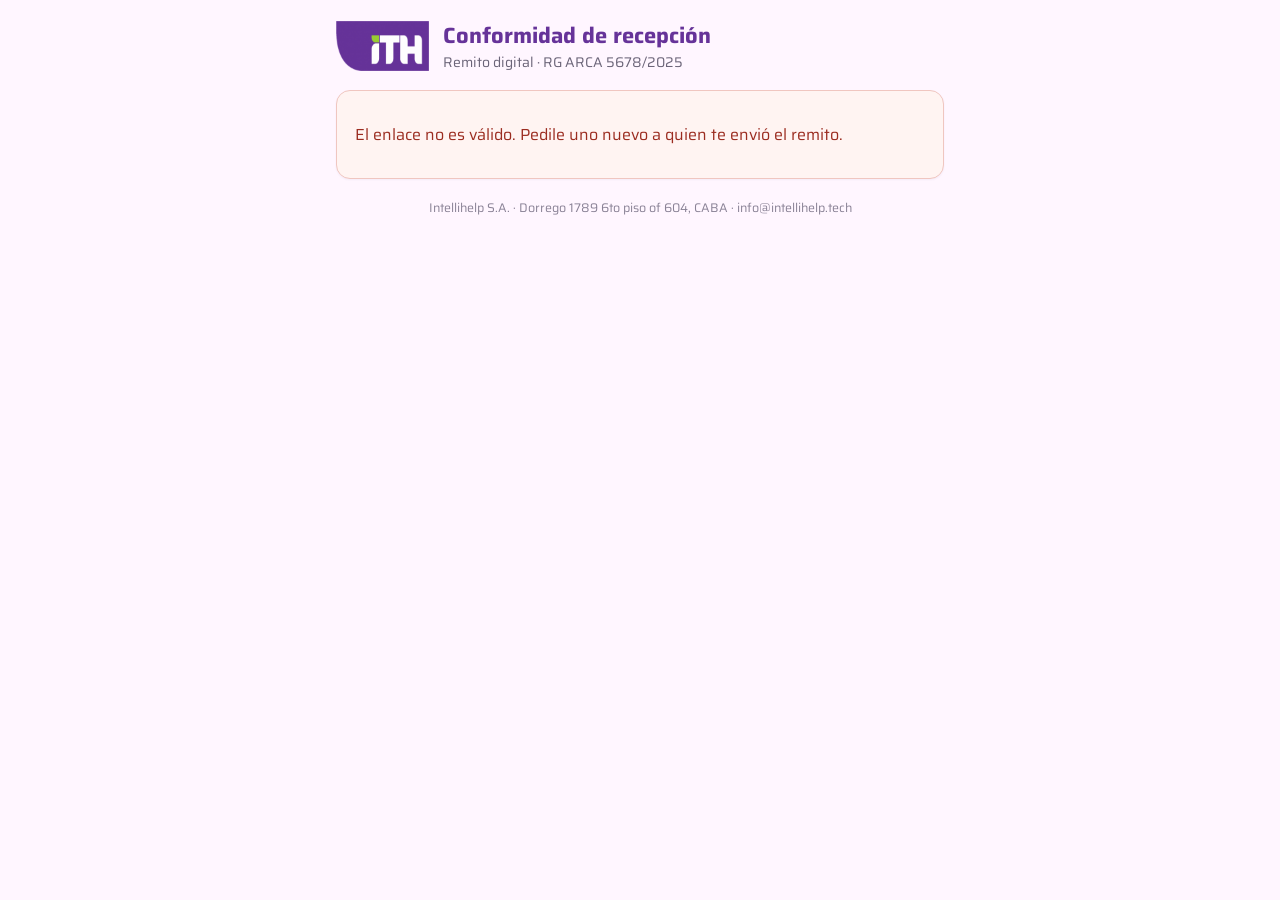
<file: app/conformidad.html>
<!doctype html>
<html lang="es">
<head>
<meta charset="utf-8">
<meta name="viewport" content="width=device-width, initial-scale=1">
<meta name="robots" content="noindex, nofollow">
<meta name="referrer" content="no-referrer">
<title>Conformidad de recepción · Intellihelp</title>
<link rel="stylesheet" href="css/fuentes.css?v=249">
<link rel="icon" href="assets/logos/favicon.png">
<link rel="stylesheet" href="css/conformidad.css?v=249">
<link rel="stylesheet" href="css/controles.css?v=249">
</head>
<body>
<main class="conf">
  <header class="conf-head">
    <img src="assets/logos/ITH-logo-139x75.png" alt="Intellihelp" width="93" height="50">
    <div>
      <h1>Conformidad de recepción</h1>
      <p>Remito digital · RG ARCA 5678/2025</p>
    </div>
  </header>

  <section class="card" id="cargando"><p>Cargando el remito…</p></section>

  <section class="card err" id="error" hidden><p id="errorTexto"></p></section>

  <section id="remito" hidden>
    <div class="card">
      <div class="fila"><span>Remito</span><b id="rNumero"></b></div>
      <div class="fila"><span>Fecha</span><b id="rFecha"></b></div>
      <div class="fila"><span>Emisor</span><b>INTELLIHELP S.A. · CUIT 30-71140975-7</b></div>
      <div class="fila"><span>Destinatario</span><b id="rDestinatario"></b></div>
      <div class="fila" id="rEntregaFila"><span>Lugar de entrega</span><b id="rEntrega"></b></div>
      <div class="fila"><span>C.A.I.</span><b id="rCai"></b></div>
    </div>
    <div class="card">
      <h2>Bienes</h2>
      <table class="items">
        <thead><tr><th>Art.</th><th>Descripción</th><th>Cantidad</th></tr></thead>
        <tbody id="rItems"></tbody>
      </table>
      <p class="obs" id="rObs" hidden></p>
    </div>

    <form class="card" id="formConformar" autocomplete="on" novalidate hidden>
      <h2>Confirmar la recepción</h2>
      <p class="muted">Completá tus datos al recibir los bienes. La confirmación queda registrada con la fecha y la hora.</p>
      <label for="cNombre">Nombre y apellido</label>
      <input id="cNombre" autocomplete="name" maxlength="120" required>
      <label for="cDoc">Documento (DNI, CUIL o pasaporte)</label>
      <input id="cDoc" autocomplete="off" autocapitalize="characters" maxlength="20" required>
      <label for="cObs">Observaciones <span class="muted">(opcional: faltantes, daños, etc.)</span></label>
      <textarea id="cObs" rows="3" maxlength="300"></textarea>
      <label class="check"><input type="checkbox" id="cConforme"> Recibí conforme los bienes detallados en este remito.</label>
      <button class="btn" type="submit" id="cEnviar">Confirmar la recepción</button>
      <p class="aviso" id="cAviso" role="alert" hidden></p>
    </form>

    <section class="card ok" id="conformado" hidden>
      <h2>Recepción confirmada</h2>
      <p id="confTexto"></p>
    </section>
  </section>

  <footer class="conf-pie">Intellihelp S.A. · Dorrego 1789 6to piso of 604, CABA · info@intellihelp.tech</footer>
</main>
<script src="js/conformidad.js?v=249"></script>
</body>
</html>
</file>
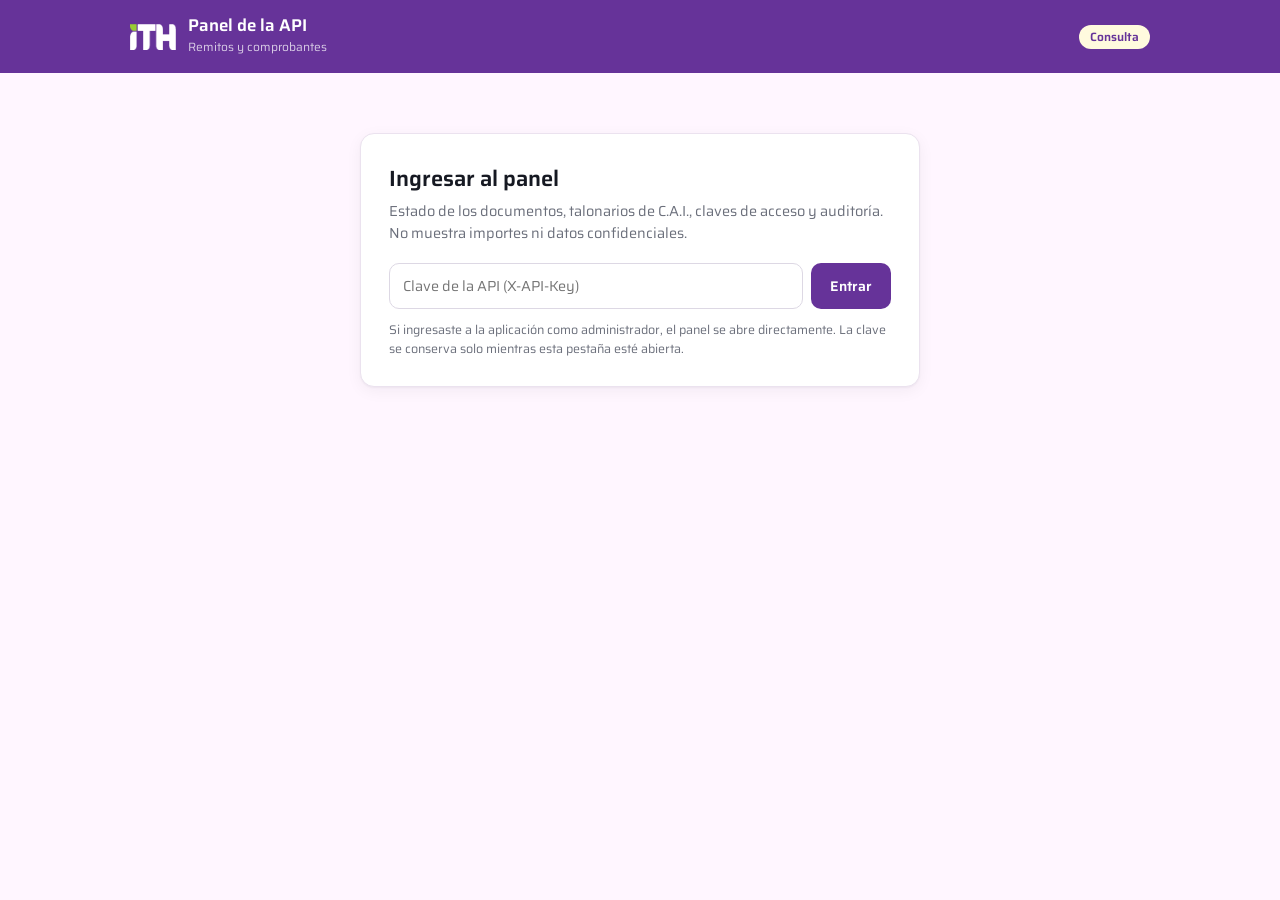
<file: app/panel.html>
<!DOCTYPE html>
<html lang="es">
<head>
<meta charset="UTF-8">
<meta name="viewport" content="width=device-width, initial-scale=1">
<meta name="theme-color" content="#663399">
<meta name="robots" content="noindex, nofollow">
<title>Panel de la API · Intellihelp</title>
<link rel="stylesheet" href="css/fuentes.css?v=249">
<link rel="icon" href="assets/logos/favicon.png">
<link rel="stylesheet" href="css/panel.css?v=249">
<link rel="stylesheet" href="css/controles.css?v=249">
</head>
<body>
<header class="bar">
  <div class="bar-in">
    <div class="brand"><img src="assets/logos/ITH-logo-mark.png" alt="Intellihelp" width="46" height="26"><div><b>Panel de la API</b><small>Remitos y comprobantes</small></div></div>
    <span class="mode" id="modoBadge">Consulta</span>
  </div>
</header>

<main class="wrap">
  <section class="login" id="login">
    <h1>Ingresar al panel</h1>
    <p>Estado de los documentos, talonarios de C.A.I., claves de acceso y auditoría. No muestra importes ni datos confidenciales.</p>
    <form class="key" id="loginForm" autocomplete="off">
      <input id="apiKey" type="password" placeholder="Clave de la API (X-API-Key)" autocomplete="off" spellcheck="false" aria-label="Clave de la API">
      <button class="btn" id="btnVer" type="submit">Entrar</button>
    </form>
    <p class="fine">Si ingresaste a la aplicación como administrador, el panel se abre directamente. La clave se conserva solo mientras esta pestaña esté abierta.</p>
  </section>

  <div class="top" id="top" hidden>
    <nav class="tabs" id="tabs" role="tablist">
      <button class="tab" data-tab="estado" aria-selected="true" role="tab">Estado</button>
      <button class="tab" data-tab="cai" aria-selected="false" role="tab">C.A.I.</button>
      <button class="tab" data-tab="claves" aria-selected="false" role="tab">Claves</button>
      <button class="tab" data-tab="registro" aria-selected="false" role="tab">Actividad</button>
    </nav>
    <button class="btn sec sm" id="btnSalir" type="button">Salir</button>
  </div>

  <div id="aviso" role="alert"></div>
  <div id="cont"></div>
  <p class="foot" id="foot" hidden>La pestaña activa se actualiza sola cada 6 segundos.</p>
</main>

<script src="js/controles.js?v=249"></script>
<script src="js/dialogo.js?v=249"></script>
<script src="js/panel.js?v=249"></script>
</body>
</html>
</file>
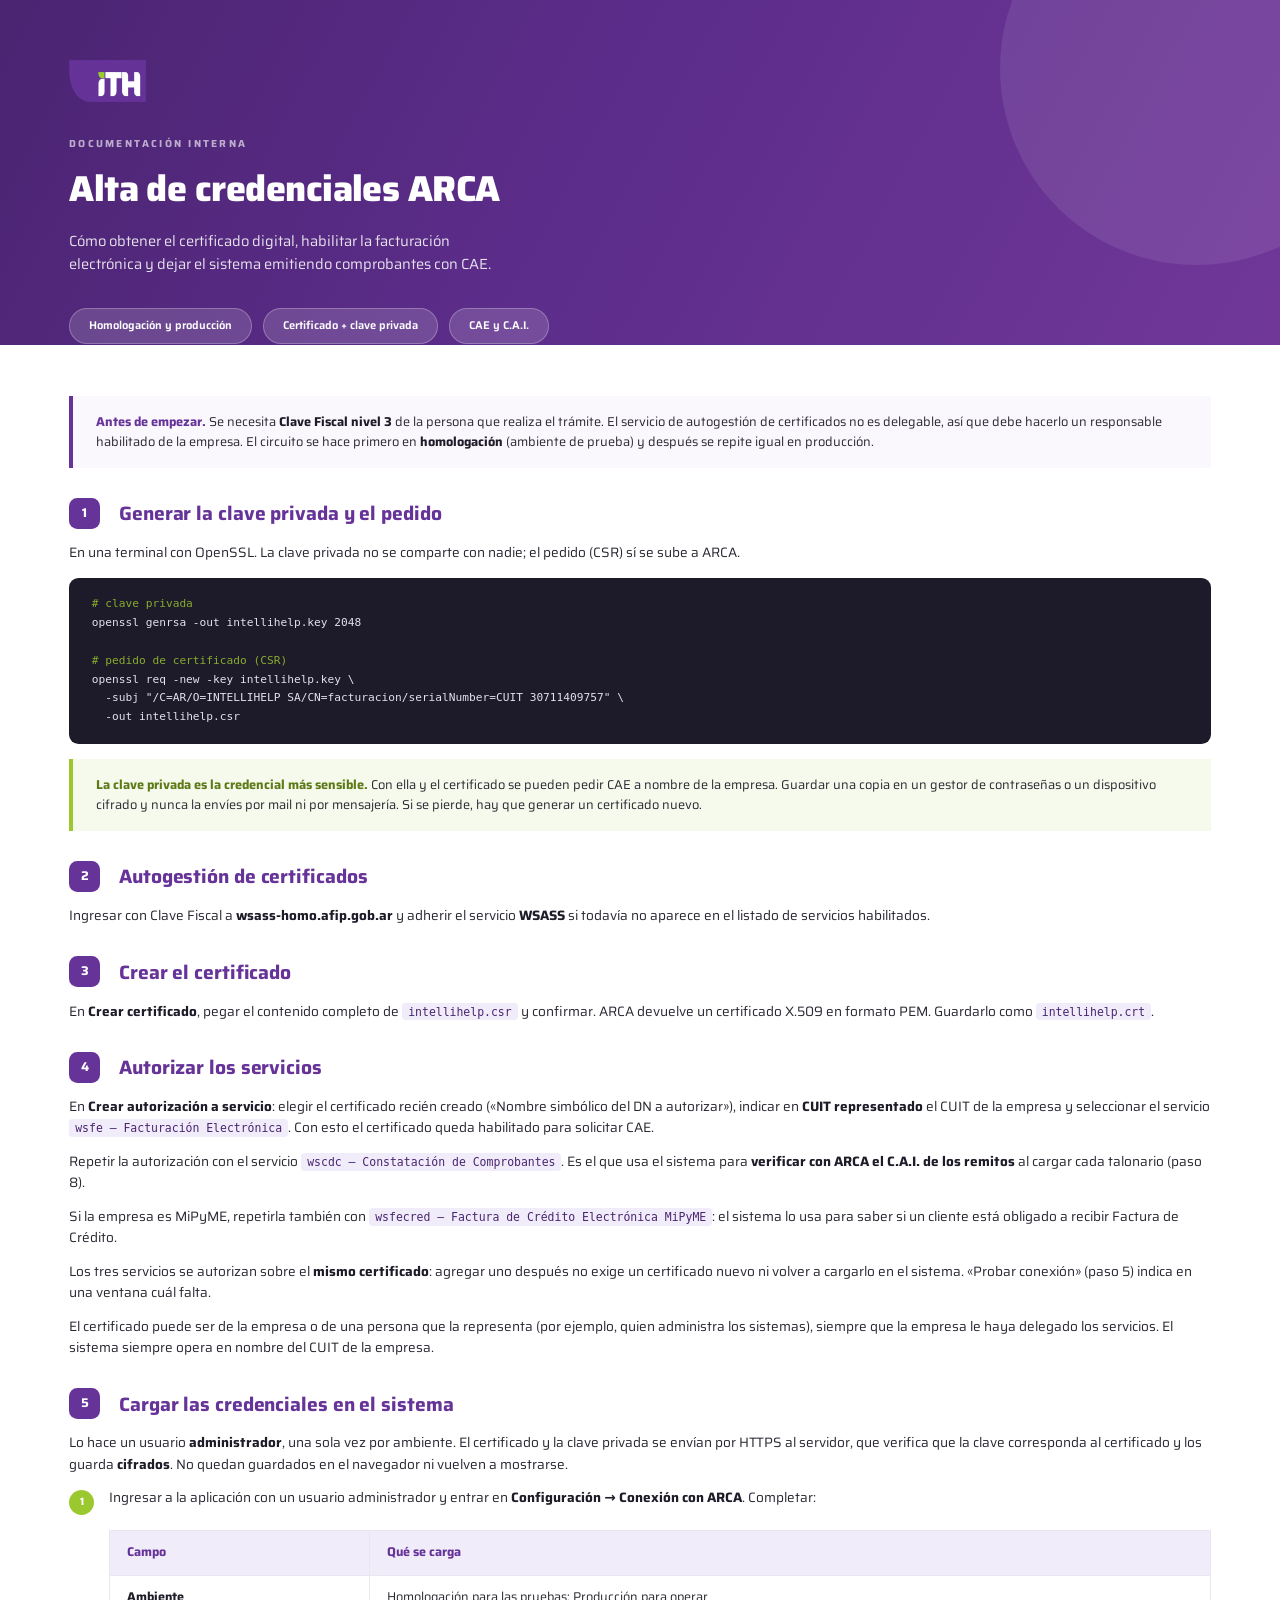
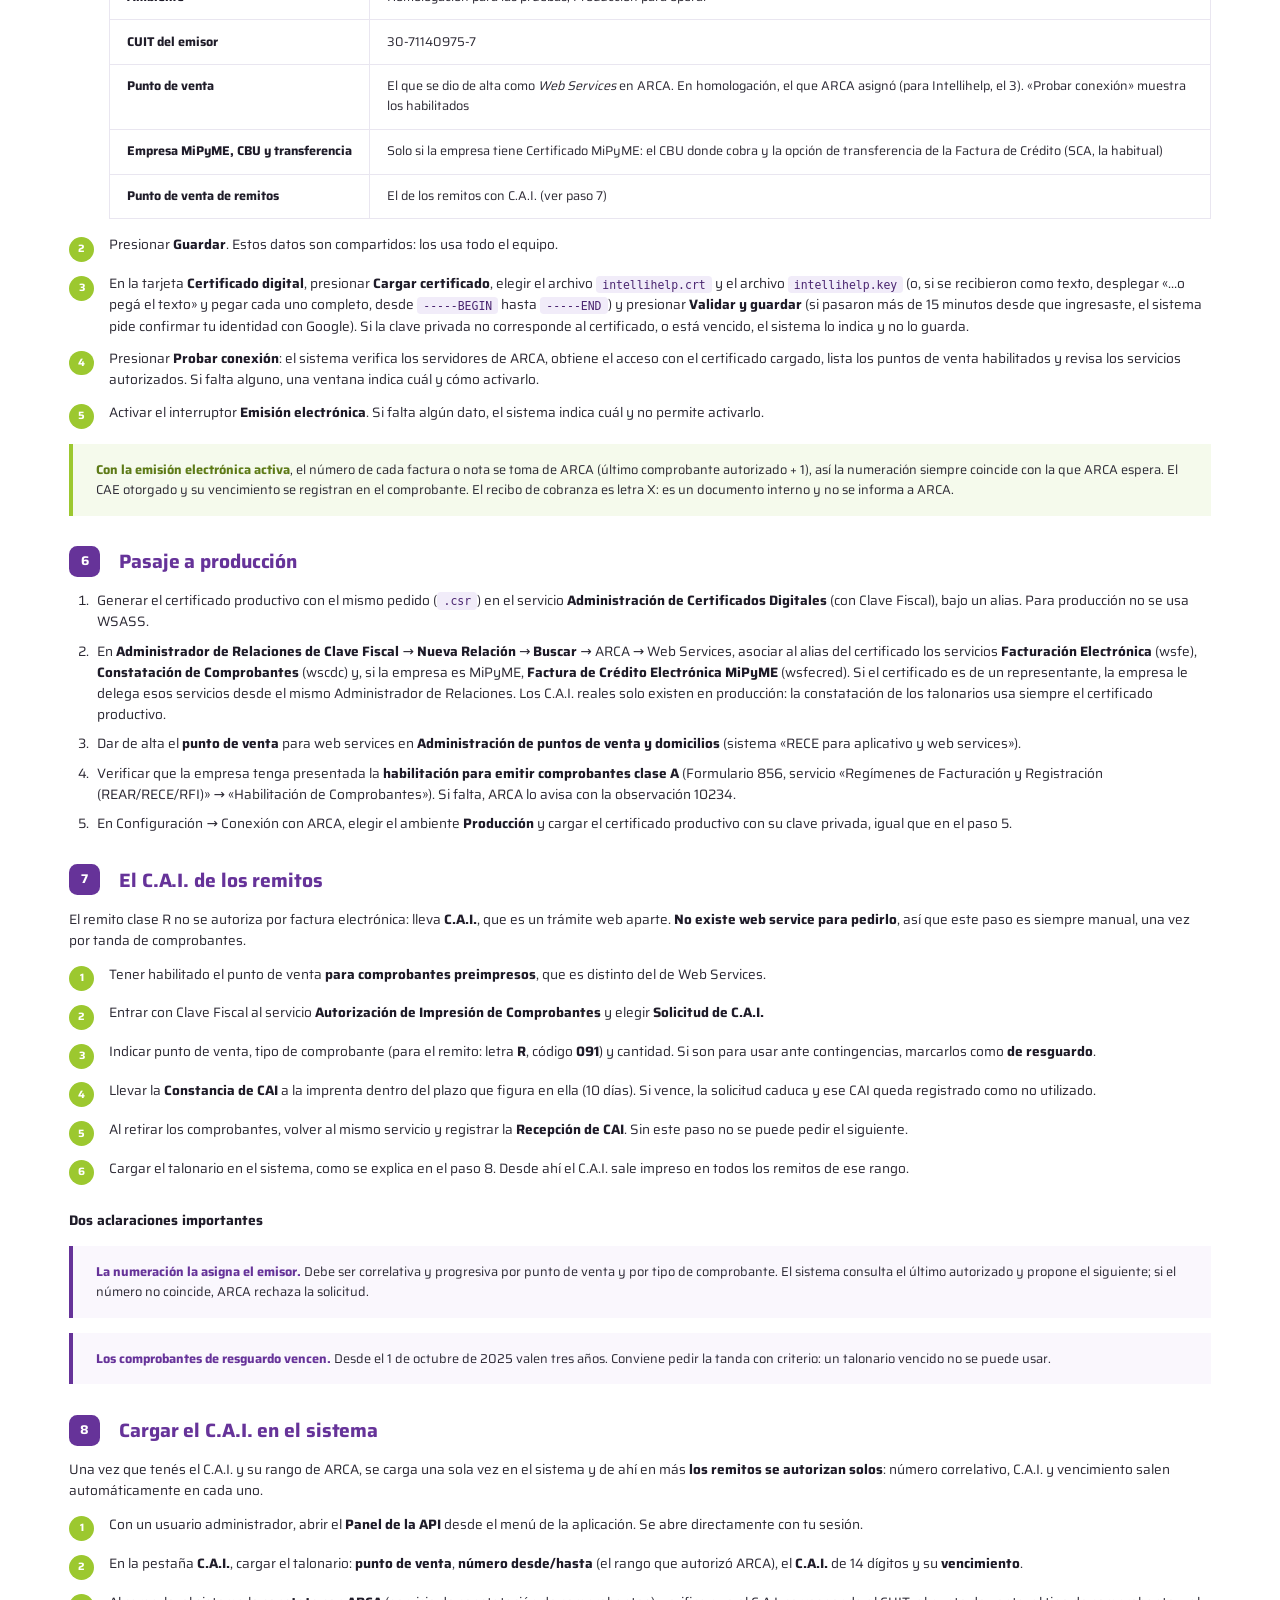
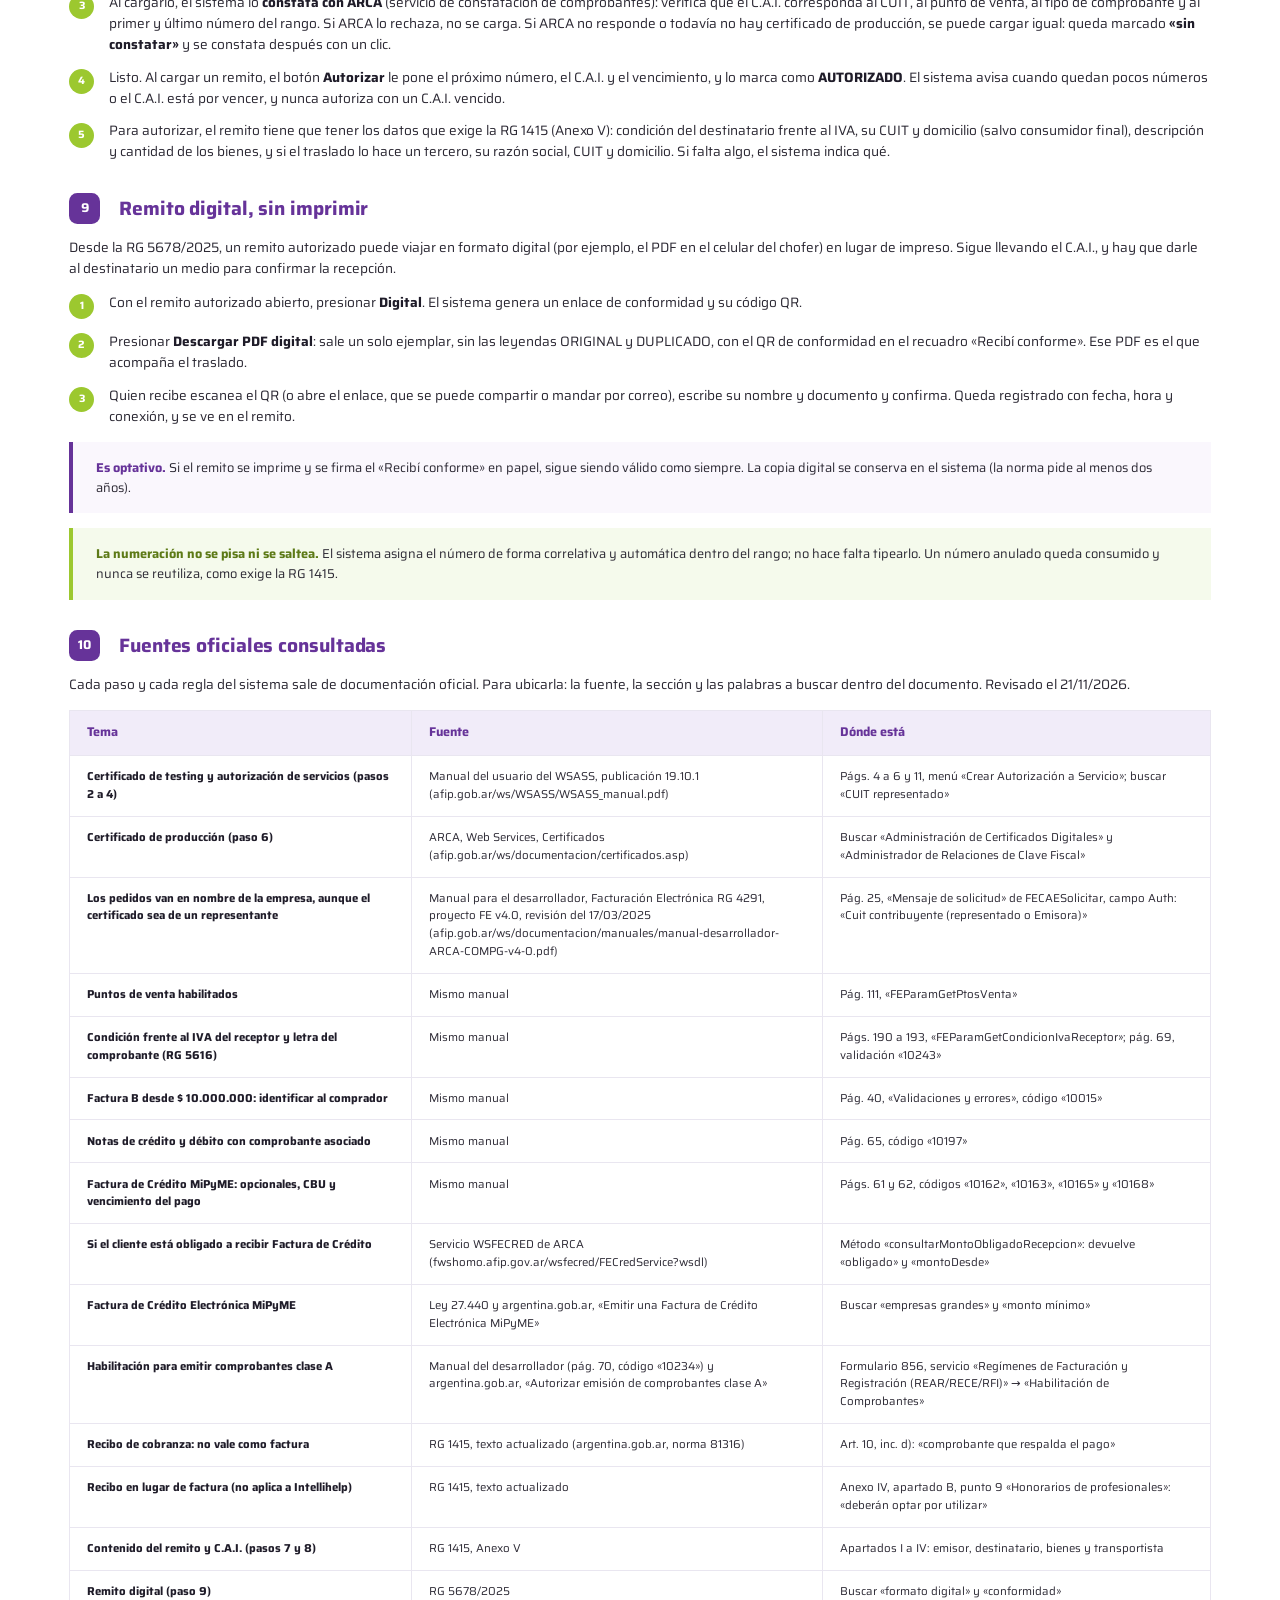
<file: app/docs/guia-credenciales-arca.html>
<!doctype html><html lang='es'><head><meta charset='utf-8'><title>Alta de credenciales ARCA · INTELLIHELP S.A.</title><style>
@font-face{font-family:'Saira';src:url([data-uri]) format('woff2');
  font-weight:100 900;font-style:normal;font-display:block}
*{box-sizing:border-box}
@page{ size:A4; margin:17mm 0 20mm 0; }
@page:first{ margin-top:0 }
html,body{margin:0;padding:0}
body{
  font-family:'Saira',system-ui,sans-serif;
  font-size:10.2pt; line-height:1.55; color:#2b2833; background:#fff;
  -webkit-print-color-adjust:exact; print-color-adjust:exact;
}
:root{
  --violeta:#663399; --violeta-cl:#8b5fbf;
  --lila-bg:#faf7fd; --lila-tbl:#f1ecf9; --linea:#e9e6f0;
  --verde:#9cc82f; --verde-bg:#f5faec; --verde-txt:#5d7a17;
  --code-bg:#1d1b2a; --code-com:#88ac2e;
  --gris:#6b6875;
}

/* ============================ portada ============================ */
.hero{
  height:91.4mm; padding:16mm 18.3mm 0; position:relative; overflow:hidden;
  background:linear-gradient(118deg,#4b2472 0%,#5c2d8a 46%,#703799 100%);
  color:#fff;
}
.hero .circulo{
  position:absolute; top:-34mm; right:-30mm; width:104mm; height:104mm;
  border-radius:50%; background:rgba(255,255,255,.085);
}
.hero .logo{height:11mm;width:auto;display:block;margin-bottom:9mm;position:relative}
.hero .eyebrow{
  font-size:7.6pt; font-weight:700; letter-spacing:.22em; text-transform:uppercase;
  color:rgba(255,255,255,.62); margin-bottom:2.5mm; position:relative;
}
.hero h1{font-size:27pt;font-weight:800;margin:0 0 3.5mm;letter-spacing:-.015em;position:relative}
.hero p{font-size:11pt;color:rgba(255,255,255,.86);margin:0;max-width:118mm;position:relative}
.chips{display:flex;gap:3mm;margin-top:8.5mm;position:relative}
.chip{
  background:rgba(255,255,255,.15); border:.3mm solid rgba(255,255,255,.26);
  border-radius:40px; padding:2.2mm 5mm; font-size:8.4pt; font-weight:600; color:#fff;
}

/* ============================ cuerpo ============================ */
.hoja{padding:0 18.3mm}
.espacio{height:9.5mm}

h2{
  font-size:14.5pt; font-weight:700; color:var(--violeta); margin:0;
  letter-spacing:-.005em; line-height:1.25;
}
.paso-tit{display:flex;align-items:center;gap:5mm;margin:8mm 0 3.5mm;
  break-inside:avoid;break-after:avoid}
.paso-tit .n{
  flex:none; width:8.2mm; height:8.2mm; border-radius:2.2mm; background:var(--violeta);
  color:#fff; font-size:9.5pt; font-weight:700; display:flex; align-items:center;
  justify-content:center; line-height:1;
}
p{margin:0 0 3.4mm}
b,strong{font-weight:700;color:#1f1c29}

/* aviso lateral */
.aviso{
  border-left:1.1mm solid var(--violeta); background:var(--lila-bg);
  padding:4.2mm 6mm; margin:4mm 0; font-size:9.6pt; break-inside:avoid;
}
.aviso p:last-child{margin-bottom:0}
.aviso .tt{font-weight:700;color:var(--violeta)}
.aviso.verde{border-left-color:var(--verde);background:var(--verde-bg)}
.aviso.verde .tt{color:var(--verde-txt)}

/* código */
pre{
  background:var(--code-bg); color:#e4e0ee; border-radius:2.5mm;
  padding:4.5mm 6mm; margin:4mm 0; font-size:8.4pt; line-height:1.68;
  font-family:'Consolas','DejaVu Sans Mono',monospace;
  white-space:pre-wrap; word-break:break-word; break-inside:avoid;
}
pre .com{color:var(--code-com)}
code{
  font-family:'Consolas','DejaVu Sans Mono',monospace; font-size:8.6pt;
  background:var(--lila-tbl); color:#4a2570; padding:.5mm 1.6mm; border-radius:1mm;
}

/* sub-pasos con círculo verde */
.paso-tit + p{break-before:avoid}
.sub{display:grid;grid-template-columns:6.6mm 1fr;gap:4mm;align-items:start;margin:0 0 3.1mm;break-inside:avoid}
.sub .n{
  width:6.6mm;height:6.6mm;border-radius:50%;background:var(--verde);color:#fff;
  font-size:8pt;font-weight:700;display:flex;align-items:center;justify-content:center;
  line-height:1;margin-top:.6mm;
}
.sub p{margin:0}
.sangria{margin-left:10.6mm}

/* tabla */
table{width:100%;border-collapse:collapse;font-size:9.5pt;margin:4mm 0;break-inside:avoid}
thead th{
  background:var(--lila-tbl); color:var(--violeta); text-align:left; font-weight:700;
  font-size:9.5pt; padding:3.2mm 4.5mm; border:.25mm solid var(--linea);
}
tbody td{padding:3.2mm 4.5mm;border:.25mm solid var(--linea);vertical-align:top}
tbody td:first-child{font-weight:700;color:#1f1c29;white-space:nowrap;width:38mm}

ol{margin:0 0 4mm;padding-left:6mm}
ol li{margin-bottom:2.2mm;padding-left:1.5mm}
.subtit{font-weight:700;color:#1f1c29;margin:6.5mm 0 3mm;font-size:10.4pt}

table.fuentes{width:100%;table-layout:fixed;font-size:8.6pt}
table.fuentes td,table.fuentes th{overflow-wrap:anywhere;word-break:break-word;vertical-align:top}
table.fuentes td:first-child{white-space:normal}table.fuentes th:nth-child(1){width:30%}table.fuentes th:nth-child(2){width:36%}
</style></head><body>
<div class="hero">
  <div class="circulo"></div>
  <img class="logo" src="[data-uri]" alt="">
  <div class="eyebrow">Documentación interna</div>
  <h1>Alta de credenciales ARCA</h1>
  <p>Cómo obtener el certificado digital, habilitar la facturación electrónica y
     dejar el sistema emitiendo comprobantes con CAE.</p>
  <div class="chips">
    <span class="chip">Homologación y producción</span>
    <span class="chip">Certificado + clave privada</span>
    <span class="chip">CAE y C.A.I.</span>
  </div>
</div>

<div class="hoja">
  <div class="espacio"></div>

  <div class="aviso">
    <p><span class="tt">Antes de empezar.</span> Se necesita <b>Clave Fiscal nivel 3</b> de la persona
    que realiza el trámite. El servicio de autogestión de certificados no es delegable, así que debe
    hacerlo un responsable habilitado de la empresa. El circuito se hace primero en
    <b>homologación</b> (ambiente de prueba) y después se repite igual en producción.</p>
  </div>

  <div class="paso-tit"><span class="n">1</span><h2>Generar la clave privada y el pedido</h2></div>
  <p>En una terminal con OpenSSL. La clave privada no se comparte con nadie; el pedido (CSR) sí se
  sube a ARCA.</p>
<pre><span class="com"># clave privada</span>
openssl genrsa -out intellihelp.key 2048

<span class="com"># pedido de certificado (CSR)</span>
openssl req -new -key intellihelp.key \
  -subj "/C=AR/O=INTELLIHELP SA/CN=facturacion/serialNumber=CUIT 30711409757" \
  -out intellihelp.csr</pre>
  <div class="aviso verde">
    <p><span class="tt">La clave privada es la credencial más sensible.</span> Con ella y el certificado
    se pueden pedir CAE a nombre de la empresa. Guardar una copia en un gestor de contraseñas o un
    dispositivo cifrado y nunca la envíes por mail ni por mensajería. Si se pierde, hay que generar
    un certificado nuevo.</p>
  </div>

  <div class="paso-tit"><span class="n">2</span><h2>Autogestión de certificados</h2></div>
  <p>Ingresar con Clave Fiscal a <b>wsass-homo.afip.gob.ar</b> y adherir el servicio <b>WSASS</b> si
  todavía no aparece en el listado de servicios habilitados.</p>

  <div class="paso-tit"><span class="n">3</span><h2>Crear el certificado</h2></div>
  <p>En <b>Crear certificado</b>, pegar el contenido completo de <code>intellihelp.csr</code> y
  confirmar. ARCA devuelve un certificado X.509 en formato PEM. Guardarlo como
  <code>intellihelp.crt</code>.</p>

  <div class="paso-tit"><span class="n">4</span><h2>Autorizar los servicios</h2></div>
  <p>En <b>Crear autorización a servicio</b>: elegir el certificado recién creado («Nombre simbólico del
  DN a autorizar»), indicar en <b>CUIT representado</b> el CUIT de la empresa y seleccionar el servicio <code>wsfe – Facturación Electrónica</code>. Con esto
  el certificado queda habilitado para solicitar CAE.</p>
  <p>Repetir la autorización con el servicio <code>wscdc – Constatación de Comprobantes</code>. Es el
  que usa el sistema para <b>verificar con ARCA el C.A.I. de los remitos</b> al cargar cada talonario
  (paso 8).</p>
  <p>Si la empresa es MiPyME, repetirla también con <code>wsfecred – Factura de Crédito Electrónica
  MiPyME</code>: el sistema lo usa para saber si un cliente está obligado a recibir Factura de Crédito.</p>
  <p>Los tres servicios se autorizan sobre el <b>mismo certificado</b>: agregar uno después no exige
  un certificado nuevo ni volver a cargarlo en el sistema. «Probar conexión» (paso 5) indica en una
  ventana cuál falta.</p>
  <p>El certificado puede ser de la empresa o de una persona que la representa (por ejemplo, quien
  administra los sistemas), siempre que la empresa le haya delegado los servicios. El sistema siempre
  opera en nombre del CUIT de la empresa.</p>

  <div class="paso-tit"><span class="n">5</span><h2>Cargar las credenciales en el sistema</h2></div>
  <p>Lo hace un usuario <b>administrador</b>, una sola vez por ambiente. El certificado y la clave
  privada se envían por HTTPS al servidor, que verifica que la clave corresponda al certificado y los
  guarda <b>cifrados</b>. No quedan guardados en el navegador ni vuelven a mostrarse.</p>

  <div class="sub"><span class="n">1</span><p>Ingresar a la aplicación con un usuario administrador y
    entrar en <b>Configuración → Conexión con ARCA</b>. Completar:</p></div>
  <div class="sangria">
    <table>
      <thead><tr><th>Campo</th><th>Qué se carga</th></tr></thead>
      <tbody>
        <tr><td>Ambiente</td><td>Homologación para las pruebas; Producción para operar</td></tr>
        <tr><td>CUIT del emisor</td><td>30-71140975-7</td></tr>
        <tr><td>Punto de venta</td><td>El que se dio de alta como <i>Web Services</i> en ARCA. En homologación, el que ARCA asignó (para Intellihelp, el 3). «Probar conexión» muestra los habilitados</td></tr>
        <tr><td>Empresa MiPyME, CBU y transferencia</td><td>Solo si la empresa tiene Certificado MiPyME: el CBU donde cobra y la opción de transferencia de la Factura de Crédito (SCA, la habitual)</td></tr>
        <tr><td>Punto de venta de remitos</td><td>El de los remitos con C.A.I. (ver paso 7)</td></tr>
      </tbody>
    </table>
  </div>
  <div class="sub"><span class="n">2</span><p>Presionar <b>Guardar</b>. Estos datos son compartidos: los
    usa todo el equipo.</p></div>
  <div class="sub"><span class="n">3</span><p>En la tarjeta <b>Certificado digital</b>, presionar
    <b>Cargar certificado</b>, elegir el archivo <code>intellihelp.crt</code> y el archivo
    <code>intellihelp.key</code> (o, si se recibieron como texto, desplegar «…o pegá el texto» y pegar
    cada uno completo, desde <code>-----BEGIN</code> hasta <code>-----END</code>) y presionar <b>Validar y guardar</b> (si pasaron más de 15 minutos desde
    que ingresaste, el sistema pide confirmar tu identidad con Google). Si la clave privada no corresponde al certificado, o está vencido, el sistema
    lo indica y no lo guarda.</p></div>
  <div class="sub"><span class="n">4</span><p>Presionar <b>Probar conexión</b>: el sistema verifica los
    servidores de ARCA, obtiene el acceso con el certificado cargado, lista los puntos de venta
    habilitados y revisa los servicios autorizados. Si falta alguno, una ventana indica cuál y cómo
    activarlo.</p></div>
  <div class="sub"><span class="n">5</span><p>Activar el interruptor <b>Emisión electrónica</b>. Si falta
    algún dato, el sistema indica cuál y no permite activarlo.</p></div>

  <div class="aviso verde">
    <p><span class="tt">Con la emisión electrónica activa</span>, el número de cada factura o
    nota se toma de ARCA (último comprobante autorizado + 1), así la numeración siempre coincide con la
    que ARCA espera. El CAE otorgado y su vencimiento se registran en el comprobante. El recibo de
    cobranza es letra X: es un documento interno y no se informa a ARCA.</p>
  </div>

  <div class="paso-tit"><span class="n">6</span><h2>Pasaje a producción</h2></div>
  <ol>
    <li>Generar el certificado productivo con el mismo pedido (<code>.csr</code>) en el servicio
      <b>Administración de Certificados Digitales</b> (con Clave Fiscal), bajo un alias. Para producción
      no se usa WSASS.</li>
    <li>En <b>Administrador de Relaciones de Clave Fiscal</b> → <b>Nueva Relación</b> → <b>Buscar</b> →
      ARCA → Web Services, asociar al alias del certificado los servicios <b>Facturación Electrónica</b> (wsfe),
      <b>Constatación de Comprobantes</b> (wscdc) y, si la empresa es MiPyME, <b>Factura de Crédito
      Electrónica MiPyME</b> (wsfecred). Si el certificado es de un representante, la empresa le delega
      esos servicios desde el mismo Administrador de Relaciones. Los C.A.I. reales solo existen en producción: la
      constatación de los talonarios usa siempre el certificado productivo.</li>
    <li>Dar de alta el <b>punto de venta</b> para web services en <b>Administración de puntos de venta
      y domicilios</b> (sistema «RECE para aplicativo y web services»).</li>
    <li>Verificar que la empresa tenga presentada la <b>habilitación para emitir comprobantes clase
      A</b> (Formulario 856, servicio «Regímenes de Facturación y Registración (REAR/RECE/RFI)» →
      «Habilitación de Comprobantes»). Si falta, ARCA lo avisa con la observación 10234.</li>
    <li>En Configuración → Conexión con ARCA, elegir el ambiente <b>Producción</b> y cargar el
      certificado productivo con su clave privada, igual que en el paso 5.</li>
  </ol>

  <div class="paso-tit"><span class="n">7</span><h2>El C.A.I. de los remitos</h2></div>
  <p>El remito clase R no se autoriza por factura electrónica: lleva <b>C.A.I.</b>, que es un trámite
  web aparte. <b>No existe web service para pedirlo</b>, así que este paso es siempre manual, una vez
  por tanda de comprobantes.</p>

  <div class="sub"><span class="n">1</span><p>Tener habilitado el punto de venta
    <b>para comprobantes preimpresos</b>, que es distinto del de Web Services.</p></div>
  <div class="sub"><span class="n">2</span><p>Entrar con Clave Fiscal al servicio
    <b>Autorización de Impresión de Comprobantes</b> y elegir <b>Solicitud de C.A.I.</b></p></div>
  <div class="sub"><span class="n">3</span><p>Indicar punto de venta, tipo de comprobante
    (para el remito: letra <b>R</b>, código <b>091</b>) y cantidad. Si son para usar ante
    contingencias, marcarlos como <b>de resguardo</b>.</p></div>
  <div class="sub"><span class="n">4</span><p>Llevar la <b>Constancia de CAI</b> a la imprenta dentro
    del plazo que figura en ella (10 días). Si vence, la solicitud caduca y ese CAI queda registrado
    como no utilizado.</p></div>
  <div class="sub"><span class="n">5</span><p>Al retirar los comprobantes, volver al mismo servicio y
    registrar la <b>Recepción de CAI</b>. Sin este paso no se puede pedir el siguiente.</p></div>
  <div class="sub"><span class="n">6</span><p>Cargar el talonario en el sistema, como se explica en el
    paso 8. Desde ahí el C.A.I. sale impreso en todos los remitos de ese rango.</p></div>

  <div class="subtit">Dos aclaraciones importantes</div>

  <div class="aviso">
    <p><span class="tt">La numeración la asigna el emisor.</span> Debe ser correlativa y progresiva
    por punto de venta y por tipo de comprobante. El sistema consulta el último autorizado y propone
    el siguiente; si el número no coincide, ARCA rechaza la solicitud.</p>
  </div>
  <div class="aviso">
    <p><span class="tt">Los comprobantes de resguardo vencen.</span> Desde el 1 de octubre de 2025
    valen tres años. Conviene pedir la tanda con criterio: un talonario vencido no se puede usar.</p>
  </div>

  <div class="paso-tit"><span class="n">8</span><h2>Cargar el C.A.I. en el sistema</h2></div>
  <p>Una vez que tenés el C.A.I. y su rango de ARCA, se carga una sola vez en el sistema y de ahí
  en más <b>los remitos se autorizan solos</b>: número correlativo, C.A.I. y vencimiento salen
  automáticamente en cada uno.</p>

  <div class="sub"><span class="n">1</span><p>Con un usuario administrador, abrir el <b>Panel de la API</b>
    desde el menú de la aplicación. Se abre directamente con tu sesión.</p></div>
  <div class="sub"><span class="n">2</span><p>En la pestaña <b>C.A.I.</b>, cargar el talonario:
    <b>punto de venta</b>, <b>número desde/hasta</b> (el rango que autorizó ARCA), el <b>C.A.I.</b>
    de 14 dígitos y su <b>vencimiento</b>.</p></div>
  <div class="sub"><span class="n">3</span><p>Al cargarlo, el sistema lo <b>constata con ARCA</b>
    (servicio de constatación de comprobantes): verifica que el C.A.I. corresponda al CUIT, al punto
    de venta, al tipo de comprobante y al primer y último número del rango. Si ARCA lo rechaza, no se
    carga. Si ARCA no responde o todavía no hay certificado de producción, se puede cargar igual: queda
    marcado <b>«sin constatar»</b> y se constata después con un clic.</p></div>
  <div class="sub"><span class="n">4</span><p>Listo. Al cargar un remito, el botón <b>Autorizar</b>
    le pone el próximo número, el C.A.I. y el vencimiento, y lo marca como <b>AUTORIZADO</b>.
    El sistema avisa cuando quedan pocos números o el C.A.I. está por vencer, y nunca autoriza con un
    C.A.I. vencido.</p></div>
  <div class="sub"><span class="n">5</span><p>Para autorizar, el remito tiene que tener los datos que
    exige la RG 1415 (Anexo V): condición del destinatario frente al IVA, su CUIT y domicilio (salvo
    consumidor final), descripción y cantidad de los bienes, y si el traslado lo hace un tercero, su
    razón social, CUIT y domicilio. Si falta algo, el sistema indica qué.</p></div>

  <div class="paso-tit"><span class="n">9</span><h2>Remito digital, sin imprimir</h2></div>
  <p>Desde la RG 5678/2025, un remito autorizado puede viajar en formato digital (por ejemplo, el PDF
  en el celular del chofer) en lugar de impreso. Sigue llevando el C.A.I., y hay que darle al
  destinatario un medio para confirmar la recepción.</p>
  <div class="sub"><span class="n">1</span><p>Con el remito autorizado abierto, presionar
    <b>Digital</b>. El sistema genera un enlace de conformidad y su código QR.</p></div>
  <div class="sub"><span class="n">2</span><p>Presionar <b>Descargar PDF digital</b>: sale un solo
    ejemplar, sin las leyendas ORIGINAL y DUPLICADO, con el QR de conformidad en el recuadro «Recibí
    conforme». Ese PDF es el que acompaña el traslado.</p></div>
  <div class="sub"><span class="n">3</span><p>Quien recibe escanea el QR (o abre el enlace, que se
    puede compartir o mandar por correo), escribe su nombre y documento y confirma. Queda registrado
    con fecha, hora y conexión, y se ve en el remito.</p></div>
  <div class="aviso">
    <p><span class="tt">Es optativo.</span> Si el remito se imprime y se firma el «Recibí conforme» en
    papel, sigue siendo válido como siempre. La copia digital se conserva en el sistema (la norma pide
    al menos dos años).</p>
  </div>

  <div class="aviso verde">
    <p><span class="tt">La numeración no se pisa ni se saltea.</span> El sistema asigna el número de
    forma correlativa y automática dentro del rango; no hace falta tipearlo. Un número anulado queda
    consumido y nunca se reutiliza, como exige la RG 1415.</p>
  </div>

  <div class="paso-tit"><span class="n">10</span><h2>Fuentes oficiales consultadas</h2></div>
  <p>Cada paso y cada regla del sistema sale de documentación oficial. Para ubicarla: la fuente, la
  sección y las palabras a buscar dentro del documento. Revisado el 21/11/2026.</p>
  <table class="fuentes">
    <thead><tr><th>Tema</th><th>Fuente</th><th>Dónde está</th></tr></thead>
    <tbody>
      <tr><td>Certificado de testing y autorización de servicios (pasos 2 a 4)</td>
        <td>Manual del usuario del WSASS, publicación 19.10.1 (afip.gob.ar/ws/WSASS/WSASS_manual.pdf)</td>
        <td>Págs. 4 a 6 y 11, menú «Crear Autorización a Servicio»; buscar «CUIT representado»</td></tr>
      <tr><td>Certificado de producción (paso 6)</td>
        <td>ARCA, Web Services, Certificados (afip.gob.ar/ws/documentacion/certificados.asp)</td>
        <td>Buscar «Administración de Certificados Digitales» y «Administrador de Relaciones de Clave Fiscal»</td></tr>
      <tr><td>Los pedidos van en nombre de la empresa, aunque el certificado sea de un representante</td>
        <td>Manual para el desarrollador, Facturación Electrónica RG 4291, proyecto FE v4.0, revisión del 17/03/2025 (afip.gob.ar/ws/documentacion/manuales/manual-desarrollador-ARCA-COMPG-v4-0.pdf)</td>
        <td>Pág. 25, «Mensaje de solicitud» de FECAESolicitar, campo Auth: «Cuit contribuyente (representado o Emisora)»</td></tr>
      <tr><td>Puntos de venta habilitados</td><td>Mismo manual</td>
        <td>Pág. 111, «FEParamGetPtosVenta»</td></tr>
      <tr><td>Condición frente al IVA del receptor y letra del comprobante (RG 5616)</td><td>Mismo manual</td>
        <td>Págs. 190 a 193, «FEParamGetCondicionIvaReceptor»; pág. 69, validación «10243»</td></tr>
      <tr><td>Factura B desde $ 10.000.000: identificar al comprador</td><td>Mismo manual</td>
        <td>Pág. 40, «Validaciones y errores», código «10015»</td></tr>
      <tr><td>Notas de crédito y débito con comprobante asociado</td><td>Mismo manual</td>
        <td>Pág. 65, código «10197»</td></tr>
      <tr><td>Factura de Crédito MiPyME: opcionales, CBU y vencimiento del pago</td><td>Mismo manual</td>
        <td>Págs. 61 y 62, códigos «10162», «10163», «10165» y «10168»</td></tr>
      <tr><td>Si el cliente está obligado a recibir Factura de Crédito</td>
        <td>Servicio WSFECRED de ARCA (fwshomo.afip.gov.ar/wsfecred/FECredService?wsdl)</td>
        <td>Método «consultarMontoObligadoRecepcion»: devuelve «obligado» y «montoDesde»</td></tr>
      <tr><td>Factura de Crédito Electrónica MiPyME</td>
        <td>Ley 27.440 y argentina.gob.ar, «Emitir una Factura de Crédito Electrónica MiPyME»</td>
        <td>Buscar «empresas grandes» y «monto mínimo»</td></tr>
      <tr><td>Habilitación para emitir comprobantes clase A</td>
        <td>Manual del desarrollador (pág. 70, código «10234») y argentina.gob.ar, «Autorizar emisión de comprobantes clase A»</td>
        <td>Formulario 856, servicio «Regímenes de Facturación y Registración (REAR/RECE/RFI)» → «Habilitación de Comprobantes»</td></tr>
      <tr><td>Recibo de cobranza: no vale como factura</td>
        <td>RG 1415, texto actualizado (argentina.gob.ar, norma 81316)</td>
        <td>Art. 10, inc. d): «comprobante que respalda el pago»</td></tr>
      <tr><td>Recibo en lugar de factura (no aplica a Intellihelp)</td><td>RG 1415, texto actualizado</td>
        <td>Anexo IV, apartado B, punto 9 «Honorarios de profesionales»: «deberán optar por utilizar»</td></tr>
      <tr><td>Contenido del remito y C.A.I. (pasos 7 y 8)</td><td>RG 1415, Anexo V</td>
        <td>Apartados I a IV: emisor, destinatario, bienes y transportista</td></tr>
      <tr><td>Remito digital (paso 9)</td><td>RG 5678/2025</td>
        <td>Buscar «formato digital» y «conformidad»</td></tr>
    </tbody>
  </table>
</div>
</body></html>
</file>
<file: app/css/fuentes.css>
/*
 * Remitos y Comprobantes — Intellihelp
 *
 * Tipografía Saira (SIL Open Font License 1.1, ver assets/fonts/OFL.txt), servida
 * desde el propio sitio: sin solicitudes a terceros. Fuente variable 400–800.
 */
@font-face {
  font-family: 'Saira';
  font-style: normal;
  font-weight: 400 800;
  font-display: swap;
  src: url('../assets/fonts/saira-latin-ext.woff2') format('woff2');
  unicode-range: U+0100-02BA, U+02BD-02C5, U+02C7-02CC, U+02CE-02D7, U+02DD-02FF, U+0304, U+0308, U+0329, U+1D00-1DBF,
    U+1E00-1E9F, U+1EF2-1EFF, U+2020, U+20A0-20AB, U+20AD-20C4, U+2113, U+2C60-2C7F, U+A720-A7FF;
}
@font-face {
  font-family: 'Saira';
  font-style: normal;
  font-weight: 400 800;
  font-display: swap;
  src: url('../assets/fonts/saira-latin.woff2') format('woff2');
  unicode-range: U+0000-00FF, U+0131, U+0152-0153, U+02BB-02BC, U+02C6, U+02DA, U+02DC, U+0304, U+0308, U+0329,
    U+2000-206F, U+20AC, U+2122, U+2191, U+2193, U+2212, U+2215, U+FEFF, U+FFFD;
}
</file>
<file: app/css/styles.css>
/**
 * Remitos y Comprobantes — Intellihelp
 *
 * Hoja de estilos de la aplicación.
 *
 * Identidad visual: tipografía Saira · paleta #663399 · #9f88b1 · #fff6ff · #fffade · texto #161922.
 * Colores planos, sin degradados. Las secciones «Documento» e «Impresión» definen
 * medidas físicas en milímetros: cualquier cambio ahí se verifica imprimiendo.
 *
 * @author    Brian Gabriel Sierra <bsierra@intellihelp.tech>
 * @copyright 2026 Intellihelp
 */
:root {
  --surface: #ffffff;
  --canvas: #fff6ff;
  --primary: #663399;
  --primary-700: #522980;
  --primary-900: #3d1f5c;
  --primary-50: #fff6ff;
  --primary-100: #e6dcec;
  --lilac: #9f88b1;
  --cream: #fffade;
  --cream-line: #ece3a6;
  --ink: #161922;
  --ink-2: #3d4150;
  --muted: #6b6f7b;
  --faint: #a19cab;
  --line: #ebe2ef;
  --line-2: #f5eef7;
  --field-line: #ddd8e4;
  --warn: #6e5a00;
  --danger: #c0392b;
  --danger-50: #fcedeb;
  --danger-line: #f2cdc8;
  --stage: #f1e9f4;
  --radius: 14px;
  --radius-sm: 10px;
  --shadow: 0 1px 2px rgba(22, 25, 34, 0.04), 0 4px 16px rgba(22, 25, 34, 0.05);
  --shadow-lg: 0 10px 40px rgba(45, 22, 71, 0.14);
  --ring: 0 0 0 3px var(--primary-100);
  --nav: 252px;
  --sans: 'Saira', system-ui, -apple-system, 'Segoe UI', sans-serif;
  --ease: cubic-bezier(0.4, 0, 0.2, 1);
  font-synthesis: none;
}

* {
  box-sizing: border-box;
}
html,
body {
  margin: 0;
  height: 100%;
}
body {
  font-family: var(--sans);
  font-size: 14px;
  line-height: 1.5;
  color: var(--ink);
  background: var(--canvas);
  -webkit-font-smoothing: antialiased;
}
button,
input,
select,
textarea {
  font-family: inherit;
}
a {
  color: var(--primary);
}
::selection {
  background: var(--primary-100);
}
[hidden] {
  display: none !important;
}
:focus-visible {
  outline: 2px solid var(--primary);
  outline-offset: 2px;
}
.app {
  display: flex;
  height: 100vh;
  overflow: hidden;
}

/* Barras de desplazamiento, desplegables, fechas y casillas: css/controles.css */

/* ---------- Navegación lateral ---------- */
.navbar {
  width: var(--nav);
  flex-shrink: 0;
  display: flex;
  flex-direction: column;
  gap: 2px;
  background: var(--primary);
  color: #fff;
  padding: 20px 14px;
  overflow-y: auto;
  z-index: 40;
  transition: margin-left 0.3s var(--ease);
}
.app.nav-collapsed .navbar {
  margin-left: calc(var(--nav) * -1);
}
.nav-brand {
  display: flex;
  align-items: center;
  gap: 12px;
  padding: 4px 8px 22px;
}
.nav-brand .logo {
  width: 46px;
  height: auto;
  flex: none;
}
.brand-text {
  display: flex;
  flex-direction: column;
  line-height: 1.15;
  min-width: 0;
}
.brand-text strong {
  font-size: 17px;
  font-weight: 600;
  color: #fff;
}
.brand-text small {
  font-size: 12px;
  opacity: 0.75;
  letter-spacing: 0.02em;
}
.nav-menu {
  display: flex;
  flex-direction: column;
  gap: 2px;
  flex: 1;
}
.nav-label {
  margin: 16px 12px 6px;
  font-size: 11px;
  text-transform: uppercase;
  letter-spacing: 0.08em;
  opacity: 0.6;
}
.nav-item {
  display: flex;
  align-items: center;
  gap: 12px;
  width: 100%;
  padding: 10px 12px;
  border: 0;
  border-radius: 10px;
  background: transparent;
  color: rgba(255, 255, 255, 0.82);
  font-size: 14.5px;
  font-weight: 500;
  text-align: left;
  cursor: pointer;
  transition:
    background 0.15s,
    color 0.15s;
}
.nav-item {
  text-decoration: none;
}
.nav-item svg {
  width: 20px;
  height: 20px;
  flex-shrink: 0;
}
.nav-item > span {
  flex: 1;
}
.nav-item:hover {
  background: rgba(255, 255, 255, 0.09);
  color: #fff;
}
.nav-item.active {
  background: #fff;
  color: var(--primary);
  box-shadow: 0 2px 10px rgba(0, 0, 0, 0.12);
}
.nav-foot {
  display: flex;
  flex-direction: column;
  gap: 8px;
  border-top: 1px solid rgba(255, 255, 255, 0.15);
  padding-top: 14px;
  margin-top: 10px;
}
.nav-user {
  display: flex;
  align-items: center;
  gap: 10px;
  padding: 4px 6px;
}
.nav-ava {
  width: 38px;
  height: 38px;
  border-radius: 50%;
  display: grid;
  place-items: center;
  flex: none;
  background: rgba(255, 255, 255, 0.18);
  color: #fff;
  font-size: 13px;
  font-weight: 600;
}
.nav-user-t {
  display: flex;
  flex-direction: column;
  line-height: 1.2;
  min-width: 0;
}
.nav-user-t strong {
  font-size: 14px;
  font-weight: 600;
  white-space: nowrap;
  overflow: hidden;
  text-overflow: ellipsis;
}
.nav-user-t small {
  font-size: 12px;
  opacity: 0.7;
}
.mode-chip {
  display: flex;
  align-items: center;
  gap: 8px;
  font-size: 12.5px;
  font-weight: 600;
  color: #fff;
  background: rgba(255, 255, 255, 0.1);
  border-radius: 10px;
  padding: 8px 11px;
}
.mode-chip .dot {
  width: 8px;
  height: 8px;
  border-radius: 50%;
  background: var(--cream);
  box-shadow: 0 0 0 3px rgba(255, 250, 222, 0.25);
  flex: none;
}
.mode-chip.api .dot {
  background: #fff;
}
.mode-chip.offline {
  background: rgba(192, 57, 43, 0.3);
}
.mode-chip.offline .dot {
  background: #ffb4ab;
  box-shadow: 0 0 0 3px rgba(255, 180, 171, 0.3);
}
.nav-backdrop {
  position: fixed;
  inset: 0;
  background: rgba(22, 25, 34, 0.4);
  z-index: 65;
  opacity: 0;
  pointer-events: none;
  transition: opacity 0.25s var(--ease);
}

/* ---------- Área de trabajo ---------- */
.workspace {
  flex: 1;
  display: flex;
  flex-direction: column;
  min-width: 0;
  overflow-x: hidden;
}
.view {
  flex: 1;
  min-height: 0;
  display: none;
}
.view.active {
  display: flex;
}
.view-page.active {
  display: block;
  overflow-y: auto;
}
.view-remito,
.view-comprobante {
  position: relative;
  min-width: 0;
}
.topbar {
  display: flex;
  align-items: center;
  gap: 12px;
  height: 64px;
  padding: 0 20px;
  flex-shrink: 0;
  z-index: 30;
  min-width: 0;
  background: rgba(255, 255, 255, 0.86);
  backdrop-filter: saturate(1.4) blur(12px);
  border-bottom: 1px solid var(--line);
}
.topbar .spacer {
  flex: 1;
}
.crumb {
  display: flex;
  align-items: center;
  gap: 8px;
  font-size: 15px;
  color: var(--muted);
  font-weight: 500;
  min-width: 0;
  white-space: nowrap;
  overflow: hidden;
  text-overflow: ellipsis;
}
.crumb i {
  font-style: normal;
  color: var(--faint);
}
.crumb b {
  color: var(--ink-2);
  font-weight: 600;
  overflow: hidden;
  text-overflow: ellipsis;
}
.toolbar {
  display: flex;
  align-items: center;
  gap: 6px;
}
.toolbar.only-comp {
  display: none;
}
body[data-view='factura'] .toolbar.only-comp,
body[data-view='recibo'] .toolbar.only-comp,
body[data-view='nota'] .toolbar.only-comp {
  display: flex;
}
body:not([data-view='remito']) .only-remito {
  display: none !important;
}
body[data-view='inicio'] .only-doc,
body[data-view='config'] .only-doc,
body[data-view='clientes'] .only-doc {
  display: none !important;
}
.page-wrap-view {
  max-width: 1120px;
  margin: 0 auto;
  padding: 28px;
  width: 100%;
  display: flex;
  flex-direction: column;
  gap: 20px;
}

/* ---------- Botones ---------- */
.btn {
  display: inline-flex;
  align-items: center;
  justify-content: center;
  gap: 8px;
  padding: 10px 16px;
  border-radius: var(--radius-sm);
  border: 1px solid var(--line);
  background: #fff;
  color: var(--ink-2);
  font-size: 13.5px;
  font-weight: 600;
  line-height: 1;
  cursor: pointer;
  white-space: nowrap;
  text-decoration: none;
  transition:
    background 0.15s,
    border-color 0.15s,
    color 0.15s,
    box-shadow 0.15s,
    transform 0.05s;
}
.btn svg {
  width: 17px;
  height: 17px;
  flex-shrink: 0;
}
.btn:hover {
  border-color: var(--primary-100);
  background: var(--primary-50);
  color: var(--primary);
}
.btn:active {
  transform: translateY(1px);
}
.btn:disabled {
  opacity: 0.55;
  pointer-events: none;
}
.btn.primary {
  background: var(--primary);
  border-color: transparent;
  color: #fff;
  box-shadow: 0 2px 8px rgba(102, 51, 153, 0.25);
}
.btn.primary:hover {
  background: var(--primary-700);
  color: #fff;
}
.btn.soft {
  background: var(--primary-50);
  border-color: var(--primary-100);
  color: var(--primary);
}
.btn.soft:hover {
  background: var(--primary-100);
}
.btn.ghost {
  border-color: transparent;
  background: transparent;
}
.btn.ghost:hover {
  background: var(--primary-50);
}
.btn.danger {
  color: var(--danger);
  border-color: var(--danger-line);
}
.btn.danger:hover {
  background: var(--danger-50);
  color: var(--danger);
}
.btn.ghost.danger {
  border-color: transparent;
}
.btn.icon {
  padding: 0;
  width: 38px;
  height: 38px;
}
.btn.sm {
  padding: 8px 12px;
  font-size: 13px;
}
.btn.sm.icon {
  width: 34px;
  height: 34px;
}
.btn.lg {
  padding: 13px 20px;
  font-size: 14.5px;
}
.btn.block {
  width: 100%;
}
.icon-btn {
  display: inline-grid;
  place-items: center;
  width: 38px;
  height: 38px;
  flex-shrink: 0;
  border: 0;
  border-radius: 10px;
  background: transparent;
  color: var(--ink-2);
  cursor: pointer;
  transition:
    background 0.15s,
    color 0.15s;
}
.icon-btn svg {
  width: 20px;
  height: 20px;
}
.icon-btn:hover {
  background: var(--primary-50);
  color: var(--primary);
}
.icon-btn.danger:hover {
  background: var(--danger-50);
  color: var(--danger);
}
.tb-divider {
  width: 1px;
  height: 24px;
  background: var(--line);
  margin: 0 4px;
}

/* ---------- Formularios ---------- */
.editor {
  width: 420px;
  flex: 0 0 420px;
  background: var(--surface);
  border-right: 1px solid var(--line);
  overflow-y: auto;
  padding: 18px 18px 80px;
  min-width: 0;
  transition:
    margin-left 0.3s var(--ease),
    opacity 0.2s var(--ease);
}
.app.sidebar-hidden .editor {
  margin-left: -420px;
  opacity: 0;
  pointer-events: none;
}
.section {
  margin-bottom: 14px;
  border: 1px solid var(--line);
  border-radius: var(--radius);
  background: var(--surface);
  overflow: hidden;
}
.section > h3 {
  margin: 0;
  padding: 13px 16px 11px;
  font-size: 12px;
  font-weight: 600;
  letter-spacing: 0.06em;
  text-transform: uppercase;
  color: var(--muted);
  display: flex;
  align-items: center;
  gap: 9px;
  border-bottom: 1px solid var(--line-2);
  background: var(--primary-50);
}
.section > h3::before {
  content: '';
  width: 8px;
  height: 8px;
  border-radius: 50%;
  background: var(--primary);
}
.section-body {
  padding: 16px;
}
.grid {
  display: grid;
  grid-template-columns: 1fr 1fr;
  gap: 14px 12px;
}
.grid .full {
  grid-column: 1 / -1;
}
.field {
  display: flex;
  flex-direction: column;
  gap: 6px;
  min-width: 0;
}
.field > label {
  font-size: 12.5px;
  font-weight: 600;
  color: var(--ink-2);
}
.field input,
.field textarea,
.field select,
.select-sm,
.cfg-grid input,
.cfg-grid select {
  width: 100%;
  max-width: 100%;
  padding: 10px 12px;
  border: 1px solid var(--field-line);
  border-radius: var(--radius-sm);
  font-size: 14px;
  color: var(--ink);
  background: #fff;
  transition:
    border-color 0.15s,
    box-shadow 0.15s;
}
.field input::placeholder,
.field textarea::placeholder {
  color: #b5afbf;
}
.field input:focus,
.field textarea:focus,
.field select:focus,
.select-sm:focus {
  outline: 0;
  border-color: var(--primary);
  box-shadow: var(--ring);
}
.field input[readonly] {
  background: var(--line-2);
  color: var(--muted);
}
.field textarea {
  resize: vertical;
  min-height: 48px;
  line-height: 1.4;
}
.field input:not(:placeholder-shown):not(:focus):invalid {
  border-color: var(--danger);
  background: var(--danger-50);
}
.field input[type='date'],
.field input[type='time'] {
  min-height: 41px;
}
.field input[type='file'] {
  padding: 8px;
  background: var(--primary-50);
  cursor: pointer;
}
.select-sm {
  padding: 8px 10px;
  font-size: 13px;
}
.note {
  font-weight: 400;
  color: var(--muted);
}
.note-auto {
  font-weight: 600;
  color: var(--primary);
}
.note-auto::before {
  content: '● ';
  font-size: 9px;
  vertical-align: 2px;
}
.inline-row {
  display: flex;
  gap: 8px;
  align-items: center;
}
.inline-row > .grow {
  flex: 1;
  min-width: 0;
}
.mt-sm {
  margin-top: 12px;
}
.mb-md {
  margin-bottom: 14px;
}
.ml-auto {
  margin-left: auto;
}
.hint {
  font-size: 12.5px;
  color: var(--muted);
  line-height: 1.55;
  margin: 8px 0 0;
}
.radios {
  display: flex;
  gap: 18px;
  flex-wrap: wrap;
  padding-top: 4px;
}
.radios label {
  display: inline-flex;
  align-items: center;
  gap: 7px;
  font-size: 13.5px;
  color: var(--ink-2);
  cursor: pointer;
}
.radios input {
  accent-color: var(--primary);
  width: 16px;
  height: 16px;
  margin: 0;
}

.item-card {
  border: 1px solid var(--line);
  border-radius: 12px;
  padding: 13px;
  margin-bottom: 11px;
  background: #fff;
  transition:
    border-color 0.15s,
    box-shadow 0.15s;
}
.item-card:focus-within {
  border-color: var(--primary);
  box-shadow: var(--ring);
}
.item-top {
  display: flex;
  align-items: center;
  justify-content: space-between;
  margin-bottom: 11px;
}
.item-badge {
  font-size: 11px;
  font-weight: 600;
  color: var(--primary);
  background: var(--primary-50);
  box-shadow: inset 0 0 0 1px var(--primary-100);
  padding: 3px 10px;
  border-radius: 20px;
  text-transform: uppercase;
  letter-spacing: 0.04em;
}
.item-sub {
  margin-left: auto;
  margin-right: 6px;
  font-size: 13px;
  font-weight: 600;
  color: var(--ink);
  font-variant-numeric: tabular-nums;
}
.item-del {
  width: 28px;
  height: 28px;
  display: grid;
  place-items: center;
  border: 0;
  border-radius: 8px;
  background: transparent;
  color: var(--faint);
  cursor: pointer;
}
.item-del:hover {
  background: var(--danger-50);
  color: var(--danger);
}
.item-del svg {
  width: 15px;
  height: 15px;
}
.item-card textarea {
  resize: none;
  max-height: 180px;
}

/* ---------- Paneles laterales (cajones) ---------- */
.calib {
  position: fixed;
  top: 0;
  right: 0;
  height: 100vh;
  width: 380px;
  max-width: 94vw;
  background: var(--surface);
  border-left: 1px solid var(--line);
  box-shadow: var(--shadow-lg);
  z-index: 60;
  display: flex;
  flex-direction: column;
  transform: translateX(100%);
  visibility: hidden;
  transition:
    transform 0.3s var(--ease),
    visibility 0s linear 0.3s;
}
.calib.open {
  transform: none;
  visibility: visible;
  transition: transform 0.3s var(--ease);
}
.calib.wide {
  width: 460px;
}
.calib-head {
  display: flex;
  align-items: center;
  justify-content: space-between;
  gap: 12px;
  padding: 16px 18px;
  border-bottom: 1px solid var(--line);
}
.calib-head h3 {
  margin: 0;
  font-size: 16px;
  font-weight: 600;
  display: flex;
  align-items: center;
  gap: 9px;
}
.calib-head h3 svg {
  width: 19px;
  height: 19px;
  color: var(--primary);
}
.calib-body {
  padding: 18px;
  overflow-y: auto;
  flex: 1;
}
.calib-foot {
  display: flex;
  gap: 8px;
  flex-wrap: wrap;
  padding: 14px 18px;
  border-top: 1px solid var(--line);
}
.calib .row {
  margin-bottom: 18px;
}
.calib .row > label {
  display: block;
  font-size: 12.5px;
  font-weight: 600;
  color: var(--ink-2);
  margin-bottom: 8px;
}
.slider {
  display: flex;
  align-items: center;
  gap: 12px;
}
.slider input[type='range'] {
  flex: 1;
  accent-color: var(--primary);
}
.slider output {
  min-width: 56px;
  text-align: right;
  font-size: 13px;
  font-weight: 600;
  color: var(--primary);
  font-variant-numeric: tabular-nums;
}
.backdrop {
  position: fixed;
  inset: 0;
  background: rgba(22, 25, 34, 0.35);
  z-index: 55;
  opacity: 0;
  pointer-events: none;
  transition: opacity 0.24s var(--ease);
}
.backdrop.show {
  opacity: 1;
  pointer-events: auto;
}
.cal-mode-wrap {
  margin: 0 0 14px;
  font-size: 13px;
  color: var(--muted);
  font-weight: 500;
}
.cal-mode {
  display: inline-block;
  font-size: 12px;
  font-weight: 600;
  padding: 3px 10px;
  border-radius: 20px;
  margin-left: 4px;
}
.cal-mode.ov {
  background: var(--primary-50);
  color: var(--primary);
  box-shadow: inset 0 0 0 1px var(--lilac);
}
.cal-mode.full {
  background: var(--primary);
  color: #fff;
}

.switch {
  display: flex;
  align-items: center;
  justify-content: space-between;
  gap: 14px;
  padding: 14px 0;
}
.switch > label:first-child {
  font-size: 14px;
  font-weight: 600;
}
.toggle {
  position: relative;
  width: 40px;
  height: 23px;
  flex-shrink: 0;
}
.toggle input {
  position: absolute;
  opacity: 0;
  width: 1px;
  height: 1px;
}
.toggle .track {
  position: absolute;
  inset: 0;
  background: #d6d2dd;
  border-radius: 23px;
  cursor: pointer;
  transition: background 0.2s;
}
.toggle .track::before {
  content: '';
  position: absolute;
  left: 3px;
  top: 3px;
  width: 17px;
  height: 17px;
  border-radius: 50%;
  background: #fff;
  box-shadow: 0 1px 3px rgba(0, 0, 0, 0.2);
  transition: transform 0.2s;
}
.toggle input:checked + .track {
  background: var(--primary);
}
.toggle input:checked + .track::before {
  transform: translateX(17px);
}
.toggle input:focus-visible + .track {
  outline: 2px solid var(--primary);
  outline-offset: 2px;
}

.adj-head,
.adj-row {
  display: grid;
  grid-template-columns: 1fr 100px 100px;
  gap: 8px;
  align-items: center;
}
.adj-head {
  font-size: 11px;
  font-weight: 600;
  text-transform: uppercase;
  letter-spacing: 0.05em;
  color: var(--muted);
  padding: 2px 2px 8px;
}
.adj-head span:not(:first-child) {
  text-align: center;
}
.adj-row {
  padding: 7px 2px;
  border-top: 1px solid var(--line-2);
}
.adj-name {
  font-size: 12.5px;
  font-weight: 500;
  color: var(--ink-2);
  line-height: 1.2;
}
.adj-ctrl {
  display: inline-flex;
  align-items: center;
  justify-content: center;
  gap: 2px;
}
.adj-ctrl button {
  width: 28px;
  height: 28px;
  padding: 0;
  border: 1px solid var(--field-line);
  border-radius: 8px;
  background: #fff;
  color: var(--primary);
  font-size: 11px;
  cursor: pointer;
}
.adj-ctrl button:hover {
  background: var(--primary);
  border-color: var(--primary);
  color: #fff;
}
.adj-ctrl output {
  min-width: 32px;
  text-align: center;
  font-size: 11.5px;
  color: var(--muted);
  font-variant-numeric: tabular-nums;
}
.adj-ctrl output.on {
  color: var(--primary);
  font-weight: 700;
}
.adj-tools {
  display: flex;
  gap: 8px;
  align-items: center;
  margin: 10px 0 14px;
}
.adj-tools label {
  font-size: 12.5px;
  font-weight: 600;
  color: var(--ink-2);
  display: flex;
  align-items: center;
  gap: 8px;
}

.saved-item {
  display: flex;
  align-items: center;
  justify-content: space-between;
  gap: 8px;
  padding: 12px 13px;
  border: 1px solid var(--line);
  border-radius: 12px;
  margin-bottom: 8px;
  cursor: pointer;
}
.saved-item:hover {
  border-color: var(--lilac);
  background: var(--primary-50);
}
.saved-item strong {
  font-size: 14px;
  font-weight: 600;
}
.saved-item .meta {
  font-size: 12.5px;
  color: var(--muted);
  margin-top: 2px;
}

/* ---------- Vista previa ---------- */
.preview-pane {
  flex: 1;
  min-width: 0;
  overflow: auto;
  position: relative;
  display: flex;
  justify-content: center;
  align-items: flex-start;
  padding: 64px 28px 72px;
  background: var(--stage);
}
.pv-tools {
  position: absolute;
  top: 14px;
  left: 16px;
  right: 16px;
  z-index: 18;
  display: flex;
  gap: 10px;
  align-items: center;
  flex-wrap: wrap;
}
.mode-switch {
  display: inline-flex;
  gap: 3px;
  background: #fff;
  border: 1px solid var(--line);
  border-radius: 24px;
  padding: 3px;
  box-shadow: var(--shadow);
}
.mode-switch button {
  border: 0;
  background: transparent;
  color: var(--muted);
  font-size: 12.5px;
  font-weight: 600;
  padding: 7px 14px;
  border-radius: 20px;
  cursor: pointer;
  white-space: nowrap;
}
.mode-switch button:hover {
  color: var(--primary);
}
.mode-switch button.active {
  background: var(--primary);
  color: #fff;
}
.preview-pane:not(.m-full) #btnPdf {
  display: none;
}
#btnPdf {
  box-shadow: var(--shadow);
  border-radius: 24px;
}
.zoombar,
.comp-zoom {
  display: flex;
  align-items: center;
  gap: 1px;
  background: #fff;
  padding: 4px 6px;
  border-radius: 30px;
  border: 1px solid var(--line);
  box-shadow: var(--shadow);
}
.zoombar {
  position: absolute;
  left: 50%;
  bottom: 20px;
  transform: translateX(-50%);
  z-index: 20;
}
.zoombar .btn,
.comp-zoom .btn {
  padding: 6px 11px;
  border: 0;
  background: transparent;
  box-shadow: none;
}
.zval {
  font-size: 12px;
  font-weight: 600;
  min-width: 46px;
  text-align: center;
  color: var(--muted);
  font-variant-numeric: tabular-nums;
}
.comp-preview {
  display: flex;
  flex-direction: column;
  padding: 0;
}
.comp-badge {
  font-size: 12.5px;
  font-weight: 600;
  color: #fff;
  background: var(--primary);
  padding: 7px 14px;
  border-radius: 20px;
  box-shadow: var(--shadow);
}
.comp-zoom {
  margin-left: auto;
}

/* ---------- Notificaciones (pila) ---------- */
.toast {
  position: fixed;
  bottom: calc(22px + env(safe-area-inset-bottom, 0px));
  left: 50%;
  transform: translateX(-50%);
  z-index: 80;
  display: flex;
  flex-direction: column;
  align-items: center;
  gap: 8px;
  width: min(560px, 92vw);
  pointer-events: none;
}
.aviso-item {
  display: flex;
  align-items: flex-start;
  gap: 12px;
  width: fit-content;
  max-width: 100%;
  background: var(--ink);
  color: #fff;
  padding: 11px 10px 11px 18px;
  border-radius: 12px;
  font-size: 13.5px;
  font-weight: 500;
  line-height: 1.4;
  box-shadow: var(--shadow-lg);
  pointer-events: auto;
  animation: aviso-entra 0.22s var(--ease);
  transition:
    opacity 0.2s var(--ease),
    transform 0.2s var(--ease);
}
.aviso-item.ok {
  background: var(--primary);
}
.aviso-item.err {
  background: var(--danger);
}
.aviso-item.saliendo {
  opacity: 0;
  transform: translateY(8px);
}
.aviso-cerrar {
  flex: none;
  width: 24px;
  height: 24px;
  margin-top: -2px;
  border: 0;
  border-radius: 7px;
  background: transparent;
  color: inherit;
  font-size: 18px;
  line-height: 1;
  cursor: pointer;
  opacity: 0.75;
}
.aviso-cerrar:hover,
.aviso-cerrar:focus-visible {
  opacity: 1;
  background: rgba(255, 255, 255, 0.16);
}
@keyframes aviso-entra {
  from {
    opacity: 0;
    transform: translateY(12px);
  }
}

/* ---------- Inicio ---------- */
.hero {
  display: flex;
  justify-content: space-between;
  align-items: center;
  gap: 24px;
  flex-wrap: wrap;
  padding: 28px;
  border-radius: 18px;
  color: #fff;
  background: var(--primary);
}
.hero h1 {
  margin: 0;
  font-size: 28px;
  font-weight: 600;
  letter-spacing: -0.01em;
  line-height: 1.2;
}
.hero p {
  margin: 4px 0 0;
  opacity: 0.8;
  font-size: 15px;
}
.quick {
  display: grid;
  grid-template-columns: repeat(4, minmax(0, 1fr));
  gap: 10px;
}
.quick-btn {
  display: flex;
  flex-direction: column;
  gap: 8px;
  align-items: flex-start;
  padding: 14px;
  min-width: 128px;
  background: rgba(255, 255, 255, 0.1);
  border: 1px solid rgba(255, 255, 255, 0.18);
  border-radius: 12px;
  color: #fff;
  font-size: 13.5px;
  font-weight: 600;
  line-height: 1.25;
  cursor: pointer;
  text-align: left;
  transition:
    background 0.15s,
    color 0.15s,
    transform 0.15s;
}
.quick-btn:hover {
  background: #fff;
  color: var(--ink);
  transform: translateY(-2px);
}
.quick-btn span {
  width: 34px;
  height: 34px;
  display: grid;
  place-items: center;
  border-radius: 9px;
  background: #fff;
  color: var(--primary);
}
.quick-btn svg {
  width: 19px;
  height: 19px;
}
.stat-row {
  display: grid;
  grid-template-columns: repeat(4, minmax(0, 1fr));
  gap: 16px;
}
button.stat {
  width: 100%;
  font: inherit;
  text-align: left;
  cursor: pointer;
  transition:
    border-color 0.15s var(--ease),
    box-shadow 0.15s var(--ease);
}
button.stat:hover,
button.stat:focus-visible {
  border-color: var(--primary-100);
  box-shadow: var(--shadow-lg);
}
.stat.alerta .icn {
  background: var(--cream);
  color: var(--warn);
  box-shadow: inset 0 0 0 1px var(--cream-line);
}
.stat .l .note {
  display: block;
  font-size: 12px;
}
.stat {
  background: var(--surface);
  border: 1px solid var(--line);
  border-radius: var(--radius);
  padding: 18px 20px;
  box-shadow: var(--shadow);
  display: flex;
  align-items: center;
  gap: 14px;
}
.stat .icn {
  width: 44px;
  height: 44px;
  border-radius: 12px;
  display: grid;
  place-items: center;
  flex: none;
  background: var(--primary-50);
  color: var(--primary);
  box-shadow: inset 0 0 0 1px var(--primary-100);
}
.stat .icn svg {
  width: 21px;
  height: 21px;
}
.stat .v {
  font-size: 24px;
  font-weight: 600;
  color: var(--ink);
  line-height: 1.1;
  font-variant-numeric: tabular-nums;
}
.stat .l {
  font-size: 13px;
  color: var(--muted);
  margin-top: 2px;
}
.card {
  background: var(--surface);
  border: 1px solid var(--line);
  border-radius: var(--radius);
  box-shadow: var(--shadow);
  overflow: hidden;
}
.card-head {
  display: flex;
  align-items: center;
  justify-content: space-between;
  gap: 12px;
  padding: 18px 22px;
  border-bottom: 1px solid var(--line-2);
  flex-wrap: wrap;
}
.card-head h2 {
  margin: 0;
  font-size: 17px;
  font-weight: 600;
  display: flex;
  align-items: center;
  gap: 8px;
}
.card-head h2 svg {
  width: 19px;
  height: 19px;
  color: var(--primary);
}
.card-head .actions {
  display: flex;
  align-items: center;
  gap: 10px;
}
.count {
  font-style: normal;
  background: var(--primary);
  color: #fff;
  font-size: 12px;
  font-weight: 700;
  border-radius: 20px;
  padding: 0 9px;
  line-height: 22px;
  display: inline-block;
}
.doc-list {
  display: flex;
  flex-direction: column;
  padding: 6px 12px;
}
.doc-row {
  display: grid;
  grid-template-columns: 44px minmax(0, 1fr) auto 120px auto;
  gap: 14px;
  align-items: center;
  padding: 12px 10px;
  border-radius: 10px;
  border-bottom: 1px solid var(--line-2);
  cursor: pointer;
}
.doc-row:last-child {
  border-bottom: 0;
}
.doc-row:hover {
  background: var(--primary-50);
}
.doc-ico {
  width: 40px;
  height: 40px;
  border-radius: 11px;
  display: grid;
  place-items: center;
  background: var(--primary-50);
  color: var(--primary);
  box-shadow: inset 0 0 0 1px var(--primary-100);
}
.doc-ico svg {
  width: 19px;
  height: 19px;
}
.doc-row.is-draft .doc-ico {
  background: var(--cream);
  color: var(--warn);
  box-shadow: inset 0 0 0 1px var(--cream-line);
}
.doc-main {
  min-width: 0;
}
.doc-main strong {
  display: block;
  font-size: 15px;
  font-weight: 600;
  white-space: nowrap;
  overflow: hidden;
  text-overflow: ellipsis;
}
.doc-main small {
  font-size: 13px;
  color: var(--muted);
}
.doc-meta {
  font-size: 13px;
  color: var(--muted);
  white-space: nowrap;
  text-align: right;
  font-variant-numeric: tabular-nums;
}
.doc-state {
  justify-self: start;
  font-size: 12px;
  font-weight: 600;
  padding: 3px 10px;
  border-radius: 20px;
  white-space: nowrap;
}
.doc-state.saved {
  background: var(--primary-50);
  color: var(--primary);
  box-shadow: inset 0 0 0 1px var(--lilac);
}
.doc-state.auth {
  background: var(--primary);
  color: #fff;
}
.doc-state.neutro {
  background: var(--line-2);
  color: var(--muted);
  border: 1px solid var(--line);
}
.saved-item {
  width: 100%;
  background: #fff;
  text-align: left;
  font: inherit;
  color: inherit;
}
.saved-der {
  display: flex;
  flex-direction: column;
  align-items: flex-end;
  gap: 6px;
  flex: none;
}
.importe {
  font-variant-numeric: tabular-nums;
  font-weight: 700;
  color: var(--ink);
  white-space: nowrap;
}
.doc-state.draft {
  background: var(--cream);
  color: var(--warn);
  box-shadow: inset 0 0 0 1px var(--cream-line);
}
.doc-act {
  display: flex;
  gap: 2px;
}
.doc-act .icon-btn {
  width: 34px;
  height: 34px;
}
.doc-act .icon-btn svg {
  width: 18px;
  height: 18px;
}
.doc-pager {
  display: flex;
  justify-content: space-between;
  align-items: center;
  gap: 12px;
  padding: 12px 10px 6px;
}
.doc-pager .pg {
  font-size: 13px;
  color: var(--muted);
}
.empty {
  display: flex;
  flex-direction: column;
  align-items: center;
  gap: 10px;
  padding: 40px 16px;
  text-align: center;
  color: var(--muted);
  font-size: 14px;
}
.empty svg {
  width: 34px;
  height: 34px;
  color: var(--primary);
  opacity: 0.55;
}

/* ---------- Encabezado de página ---------- */
.page-head {
  display: flex;
  justify-content: space-between;
  align-items: flex-end;
  gap: 16px;
  flex-wrap: wrap;
}
.page-head h1 {
  margin: 0;
  font-size: 26px;
  font-weight: 600;
  letter-spacing: -0.01em;
}
.page-head p {
  margin: 4px 0 0;
  color: var(--muted);
  font-size: 15px;
}
.page-head .actions {
  display: flex;
  gap: 10px;
  align-items: center;
  flex-wrap: wrap;
}

/* ---------- Configuración ---------- */
.cfg-tabs {
  display: inline-flex;
  gap: 4px;
  background: var(--surface);
  border: 1px solid var(--line);
  border-radius: 12px;
  padding: 4px;
  align-self: flex-start;
}
.cfg-tab {
  border: 0;
  background: transparent;
  color: var(--muted);
  font-size: 14px;
  font-weight: 600;
  padding: 9px 16px;
  border-radius: 9px;
  cursor: pointer;
}
.cfg-tab:hover {
  color: var(--primary);
}
.cfg-tab.active {
  background: var(--primary);
  color: #fff;
}
.cfg-panel {
  display: none;
  flex-direction: column;
  gap: 20px;
}
.cfg-panel.active {
  display: flex;
}
.cfg-card {
  background: var(--surface);
  border: 1px solid var(--line);
  border-radius: var(--radius);
  padding: 22px;
  box-shadow: var(--shadow);
  min-width: 0;
}
.cfg-card-head {
  display: flex;
  align-items: flex-start;
  justify-content: space-between;
  gap: 16px;
  margin-bottom: 18px;
}
.cfg-card-head h3 {
  margin: 0 0 4px;
  font-size: 17px;
  font-weight: 600;
}
.cfg-card-head p {
  margin: 0;
  font-size: 14px;
  color: var(--muted);
  max-width: 60ch;
}
.mode-pill {
  font-size: 12px;
  font-weight: 600;
  padding: 4px 11px;
  border-radius: 20px;
  white-space: nowrap;
  flex-shrink: 0;
}
.mode-pill.on,
.mode-pill.api {
  background: var(--primary);
  color: #fff;
}
.mode-pill.wait {
  background: var(--cream);
  color: var(--warn);
  box-shadow: inset 0 0 0 1px var(--cream-line);
}
.mode-pill.off {
  background: var(--danger-50);
  color: var(--danger);
}
.cfg-list {
  list-style: none;
  padding: 0;
  margin: 0 0 20px;
  display: flex;
  flex-direction: column;
  gap: 9px;
}
.cfg-list li {
  padding-left: 24px;
  position: relative;
  font-size: 14px;
  color: var(--ink-2);
}
.cfg-list li::before {
  content: '';
  position: absolute;
  left: 4px;
  top: 8px;
  width: 8px;
  height: 8px;
  border-radius: 50%;
  background: var(--lilac);
}
.cfg-grid {
  display: grid;
  grid-template-columns: repeat(3, minmax(0, 1fr));
  gap: 14px;
  margin-bottom: 6px;
}
.cfg-grid .full {
  grid-column: 1 / -1;
}
.cfg-switch {
  border-top: 1px solid var(--line-2);
  border-bottom: 1px solid var(--line-2);
  margin: 14px 0 18px;
}
.cfg-actions {
  display: flex;
  gap: 10px;
  flex-wrap: wrap;
  align-items: center;
}
.cfg-alert {
  margin: 0 0 16px;
  padding: 14px 16px;
  border-radius: var(--radius-sm);
  font-size: 14px;
  line-height: 1.55;
  border: 1px solid;
  display: flex;
  gap: 12px;
  align-items: flex-start;
}
.cfg-alert::before {
  content: '';
  width: 20px;
  height: 20px;
  flex: none;
  margin-top: 1px;
  background: currentColor;
  -webkit-mask: center / contain no-repeat var(--ico);
  mask: center / contain no-repeat var(--ico);
}
.cfg-alert.warn {
  background: var(--cream);
  color: var(--warn);
  border-color: var(--cream-line);
  --ico: url("data:image/svg+xml;utf8,<svg xmlns='http://www.w3.org/2000/svg' viewBox='0 0 24 24' fill='none' stroke='black' stroke-width='2' stroke-linecap='round'><path d='M12 9v4M12 17h.01M10.3 3.9 1.8 18a2 2 0 0 0 1.7 3h17a2 2 0 0 0 1.7-3L13.7 3.9a2 2 0 0 0-3.4 0z'/></svg>");
}
.cfg-alert.ok {
  background: var(--primary-50);
  color: var(--primary-700);
  border-color: var(--lilac);
  --ico: url("data:image/svg+xml;utf8,<svg xmlns='http://www.w3.org/2000/svg' viewBox='0 0 24 24' fill='none' stroke='black' stroke-width='2' stroke-linecap='round' stroke-linejoin='round'><path d='M20 6 9 17l-5-5'/></svg>");
}
.cfg-alert.err {
  background: var(--danger-50);
  color: #9b2c20;
  border-color: var(--danger-line);
  --ico: url("data:image/svg+xml;utf8,<svg xmlns='http://www.w3.org/2000/svg' viewBox='0 0 24 24' fill='none' stroke='black' stroke-width='2' stroke-linecap='round'><circle cx='12' cy='12' r='9'/><path d='M12 8v5M12 16h.01'/></svg>");
}
.cfg-alert b {
  display: block;
  margin-bottom: 2px;
}
.cfg-alert ul {
  margin: 6px 0 0;
  padding-left: 18px;
}
.cfg-note {
  background: var(--primary-50);
  border: 1px solid var(--primary-100);
  border-radius: var(--radius-sm);
  padding: 14px 16px;
  font-size: 14px;
  color: var(--ink-2);
  line-height: 1.6;
}
.cert {
  display: grid;
  grid-template-columns: 48px minmax(0, 1fr) auto;
  gap: 16px;
  align-items: center;
  padding: 16px;
  border: 1px solid var(--line);
  border-radius: 12px;
  background: var(--primary-50);
  margin-bottom: 16px;
}
.cert-ico {
  width: 48px;
  height: 48px;
  border-radius: 12px;
  display: grid;
  place-items: center;
  background: #fff;
  color: var(--primary);
  box-shadow: inset 0 0 0 1px var(--primary-100);
}
.cert-ico svg {
  width: 24px;
  height: 24px;
}
.cert.empty-cert .cert-ico {
  color: var(--faint);
}
.cert-main strong {
  display: block;
  font-size: 15px;
  font-weight: 600;
}
.cert-main small {
  display: block;
  font-size: 13px;
  color: var(--muted);
}
.cert-meta {
  display: flex;
  flex-wrap: wrap;
  gap: 6px 14px;
  margin-top: 6px;
  font-size: 12.5px;
  color: var(--ink-2);
}
.cert-meta code {
  font-family: ui-monospace, 'Cascadia Code', Consolas, monospace;
  font-size: 12px;
  background: #fff;
  border: 1px solid var(--line);
  padding: 1px 6px;
  border-radius: 6px;
}
.secure-note {
  display: flex;
  gap: 10px;
  align-items: flex-start;
  font-size: 13px;
  color: var(--ink-2);
  background: var(--primary-50);
  border: 1px solid var(--primary-100);
  border-radius: var(--radius-sm);
  padding: 12px 14px;
  margin-bottom: 16px;
}
.secure-note svg {
  width: 18px;
  height: 18px;
  color: var(--primary);
  flex: none;
  margin-top: 1px;
}

/* ---------- Acceso ---------- */
body.sin-sesion .app,
body.sin-sesion .toast:not(.show) {
  visibility: hidden;
}
.acceso {
  position: fixed;
  inset: 0;
  z-index: 90;
  display: grid;
  grid-template-columns: 1.1fr 1fr;
  background: #fff;
}
.acceso-hero {
  display: flex;
  flex-direction: column;
  justify-content: center;
  gap: 18px;
  padding: 48px 64px;
  background: var(--primary);
  color: #fff;
}
.acceso-hero img {
  width: 92px;
  height: auto;
  margin-bottom: 18px;
}
.acceso-hero h1 {
  margin: 0;
  font-size: 46px;
  line-height: 1.06;
  font-weight: 600;
  letter-spacing: -0.02em;
}
.acceso-hero h1 span {
  color: var(--cream);
}
.acceso-hero p {
  margin: 0;
  max-width: 460px;
  font-size: 16.5px;
  line-height: 1.6;
  opacity: 0.85;
}
.acceso-panel {
  display: flex;
  flex-direction: column;
  justify-content: center;
  align-items: center;
  gap: 16px;
  padding: 40px 24px;
}
.acceso-form {
  width: 100%;
  max-width: 380px;
  display: flex;
  flex-direction: column;
  gap: 16px;
}
.acceso-form h2 {
  margin: 0;
  font-size: 28px;
  font-weight: 600;
  letter-spacing: -0.01em;
}
.acceso-form .muted {
  margin: -10px 0 4px;
}
.acceso-aviso {
  width: 100%;
  max-width: 380px;
  padding: 12px 14px;
  border-radius: var(--radius-sm);
  background: var(--danger-50);
  border: 1px solid var(--danger-line);
  color: #9b2c20;
  font-size: 14px;
}
.muted {
  color: var(--muted);
}

/* ---------- Usuario en la navegación ---------- */
.nav-user {
  padding: 2px 0 0;
  gap: 4px;
}
.nav-cuenta {
  display: flex;
  align-items: center;
  gap: 10px;
  flex: 1;
  min-width: 0;
  padding: 6px;
  border: 0;
  border-radius: 10px;
  background: transparent;
  color: #fff;
  text-align: left;
  cursor: pointer;
}
.nav-cuenta:hover,
.navbar .nav-salir:hover {
  background: rgba(255, 255, 255, 0.12);
  color: #fff;
}
.navbar .nav-salir {
  color: rgba(255, 255, 255, 0.8);
}

/* ---------- Usuarios ---------- */
.user-list {
  display: flex;
  flex-direction: column;
}
.user-row {
  display: grid;
  grid-template-columns: 40px minmax(0, 1fr) auto auto auto;
  gap: 14px;
  align-items: center;
  padding: 12px 4px;
  border-bottom: 1px solid var(--line-2);
}
.user-row:last-child {
  border-bottom: 0;
}
.usr-acciones {
  display: flex;
  gap: 8px;
  flex-wrap: wrap;
  margin-top: 18px;
  padding-top: 16px;
  border-top: 1px solid var(--line-2);
}
.cuenta-datos {
  display: flex;
  flex-direction: column;
  align-items: flex-start;
  gap: 4px;
  margin-bottom: 18px;
}
.cuenta-datos strong {
  font-size: 16px;
}
.cuenta-datos span:not(.cal-mode) {
  color: var(--muted);
  font-size: 13.5px;
}
body:not(.es-admin) .solo-admin,
body.es-admin .solo-operador {
  display: none !important;
}

/* ---------- Clientes ---------- */
.clientes-bar {
  display: flex;
  gap: 14px;
  align-items: center;
  flex-wrap: wrap;
}
.search-box {
  flex: 1;
  min-width: 220px;
  position: relative;
}
.search-box svg {
  position: absolute;
  left: 13px;
  top: 50%;
  transform: translateY(-50%);
  width: 18px;
  height: 18px;
  color: var(--muted);
  pointer-events: none;
}
.search-box input {
  width: 100%;
  padding: 12px 14px 12px 42px;
  border: 1px solid var(--field-line);
  border-radius: var(--radius-sm);
  background: #fff;
  font-size: 14.5px;
  color: var(--ink);
}
.search-box input:focus {
  outline: 0;
  border-color: var(--primary);
  box-shadow: var(--ring);
}
.panel-count {
  font-size: 13px;
  color: var(--muted);
}
.avatar {
  width: 40px;
  height: 40px;
  border-radius: 50%;
  display: grid;
  place-items: center;
  flex: none;
  font-size: 14px;
  font-weight: 600;
  background: var(--primary-50);
  color: var(--primary);
  box-shadow: inset 0 0 0 1px var(--primary-100);
}
.cli-tabla-wrap {
  background: var(--surface);
  border: 1px solid var(--line);
  border-radius: var(--radius);
  box-shadow: var(--shadow);
  overflow-x: auto;
}
.cli-tabla {
  width: 100%;
  border-collapse: collapse;
  font-size: 13.5px;
}
.cli-tabla th {
  text-align: left;
  font-size: 12px;
  font-weight: 600;
  color: var(--muted);
  padding: 0 14px;
  height: 42px;
  border-bottom: 1px solid var(--line);
  background: var(--primary-50);
  white-space: nowrap;
}
.cli-tabla th button {
  all: unset;
  cursor: pointer;
  display: inline-flex;
  gap: 6px;
  align-items: center;
}
.cli-tabla th button:focus-visible {
  outline: 2px solid var(--primary);
  outline-offset: 2px;
  border-radius: 4px;
}
.cli-tabla .orden {
  font-size: 9px;
  color: var(--primary);
}
.cli-tabla td {
  padding: 10px 14px;
  border-bottom: 1px solid var(--line-2);
  vertical-align: middle;
}
.cli-tabla tbody tr:last-child td {
  border-bottom: 0;
}
.cli-tabla tbody tr:hover {
  background: var(--primary-50);
}
.cli-tabla small {
  display: block;
  color: var(--muted);
  font-size: 12px;
}
.cli-tabla .mono {
  font-variant-numeric: tabular-nums;
  white-space: nowrap;
}
.cli-tabla .acc {
  text-align: right;
  width: 1%;
}
.cli-tabla.compacta td {
  padding: 7px 12px;
}
.cli-nom {
  display: flex;
  gap: 10px;
  align-items: center;
  min-width: 180px;
}
.cli-nom .avatar {
  width: 34px;
  height: 34px;
  font-size: 12.5px;
}
.cli-acts {
  display: flex;
  gap: 6px;
  justify-content: flex-end;
  white-space: nowrap;
}
.cli-mas {
  padding: 10px 14px;
  margin: 0;
}
.cli-empty {
  grid-column: 1 / -1;
}
.sr-only {
  position: absolute;
  width: 1px;
  height: 1px;
  overflow: hidden;
  clip: rect(0 0 0 0);
  white-space: nowrap;
}
.doc-state.err {
  background: var(--danger-50);
  color: var(--danger);
}
.import-resumen {
  display: flex;
  flex-wrap: wrap;
  gap: 8px;
  margin-bottom: 14px;
}
.import-resumen .hint {
  flex-basis: 100%;
  margin: 4px 0 0;
}
.chip {
  font-size: 13px;
  padding: 5px 12px;
  border-radius: 20px;
  background: var(--primary-50);
  color: var(--primary);
  box-shadow: inset 0 0 0 1px var(--primary-100);
}
.chip.error {
  background: var(--danger-50);
  color: var(--danger);
  box-shadow: none;
}
.chip.actualiza {
  background: var(--cream);
  color: var(--warn);
  box-shadow: inset 0 0 0 1px var(--cream-line);
}
.cli-tabla tr.imp-error td {
  background: rgba(220, 38, 38, 0.03);
}
/* Calibración: valor exacto junto al control deslizante */
.cal-num {
  display: inline-flex;
  align-items: center;
  gap: 4px;
  font-size: 12.5px;
  color: var(--muted);
}
.cal-num > span {
  width: 22px;
}
.cal-num input {
  width: 58px;
  height: 30px;
  padding: 0 8px;
  text-align: right;
  font-variant-numeric: tabular-nums;
}
/* Correo */
#correoForm .field {
  margin-bottom: 16px;
}
#correoForm .hint {
  margin: 6px 0 0;
}
.cmp-items td.num:first-child {
  white-space: nowrap;
}
.correo-doc {
  margin: 0 0 14px;
  padding: 10px 12px;
  border-radius: var(--radius-sm);
  background: var(--primary-50);
  font-weight: 600;
  color: var(--primary);
}
/* Recibo: comprobantes que cancela */
.cancela-lista {
  display: flex;
  flex-direction: column;
  gap: 8px;
}
.cancela-row {
  display: grid;
  grid-template-columns: minmax(0, 1fr) 118px;
  gap: 10px;
  align-items: center;
  padding: 10px 12px;
  border: 1px solid var(--line);
  border-radius: 10px;
}
.cancela-row.on {
  border-color: var(--primary);
  background: var(--primary-50);
}
.cancela-row .check {
  align-items: flex-start;
}
.cancela-row small {
  display: block;
  font-weight: 400;
  color: var(--muted);
  font-size: 12px;
}
.cancela-imp {
  text-align: right;
}
.cmp-cancela {
  margin: 4mm 0 2mm;
}

/* ---------- Comprobantes: editor ---------- */
.seg {
  display: inline-flex;
  gap: 3px;
  background: var(--primary-50);
  border: 1px solid var(--line);
  border-radius: 10px;
  padding: 3px;
  flex-wrap: wrap;
}
.seg button {
  border: 0;
  background: transparent;
  color: var(--muted);
  font-size: 13px;
  font-weight: 600;
  padding: 6px 12px;
  border-radius: 8px;
  cursor: pointer;
}
.seg button.active {
  background: var(--primary);
  color: #fff;
}

/* ======================= Documento: hoja del remito =======================
   Medidas físicas en mm. La capa de datos y la plantilla comparten el mismo
   sistema de coordenadas (REF 212 × 300 mm) y la misma calibración. */
.page-wrap {
  transform-origin: top left;
}
.page {
  position: relative;
  background: #fff;
  width: calc(var(--paper-w) * 1mm);
  height: calc(var(--paper-h) * 1mm);
  box-shadow:
    0 0 0 1px rgba(16, 20, 30, 0.05),
    0 2px 6px rgba(16, 20, 30, 0.08),
    0 16px 40px rgba(16, 20, 30, 0.14),
    0 40px 80px rgba(16, 20, 30, 0.08);
  border-radius: 3px;
  transform: scale(var(--zoom));
  transform-origin: top left;
  overflow: hidden;
}
.data-layer {
  position: absolute;
  inset: 0;
  transform: translate(calc(var(--off-x) * 1mm), calc(var(--off-y) * 1mm))
    scale(calc(var(--scale-x) / 100), calc(var(--scale-y) / 100));
  transform-origin: top left;
  color: #000;
  pointer-events: none;
}
.template,
.template *,
.data-layer,
.data-layer *,
.comp-page,
.comp-page * {
  font-family: 'Saira', ui-sans-serif, system-ui, sans-serif !important;
}

/* Plantilla del "documento completo" (nuestro diseño, para papel en blanco / PDF) */
.template {
  position: absolute;
  inset: 0;
  color: #14141a;
  pointer-events: none;
  transform: translate(calc(var(--off-x) * 1mm), calc(var(--off-y) * 1mm))
    scale(calc(var(--scale-x) / 100), calc(var(--scale-y) / 100));
  transform-origin: top left;
}
/* Sobre el pre-impreso, la plantilla es solo una guía tenue; en el documento completo va plena. */
.page:not(.mode-full) .template {
  opacity: calc(var(--guide-opacity, 22) / 100);
}
.f {
  position: absolute;
  line-height: 1.05;
  white-space: pre-wrap;
  word-break: break-word;
  color: #000;
  font-weight: 500;
}
.items-box {
  position: absolute;
  left: 0;
  width: 100%;
  color: #000;
  overflow: hidden;
}
.it-row {
  display: grid;
  align-items: start;
}
.it-cell {
  white-space: pre-wrap;
  word-break: break-word;
  color: #000;
}
.x-mark {
  position: absolute;
  font-weight: 800;
}

/* ======================= Documento: comprobantes ======================= */
#compWrap {
  flex: 1;
  min-height: 0;
  min-width: 0;
  overflow: auto;
  display: flex;
  justify-content: center;
  align-items: flex-start;
  padding: 54px 20px 30px;
}
.comp-page {
  width: 210mm;
  min-height: 297mm;
  background: #fff;
  flex: none;
  color: #191922;
  box-shadow:
    0 0 0 1px rgba(16, 20, 30, 0.05),
    0 16px 40px rgba(16, 20, 30, 0.14);
  zoom: var(--czoom, 1);
  padding: 11mm 12mm 9mm;
  font-size: 2.9mm;
  line-height: 1.35;
}

.cmp-doc {
  display: flex;
  flex-direction: column;
  min-height: 275mm;
  position: relative;
}
/* Banda "ORIGINAL / DUPLICADO" arriba, como en la factura real de ARCA */
.cmp-copia {
  border: 0.3mm solid #000;
  border-bottom: 0;
  text-align: center;
  font-size: 4mm;
  font-weight: 700;
  letter-spacing: 0.06em;
  padding: 1.2mm 0;
}
/* minmax(0,·) para que el domicilio largo del emisor no aplaste la columna derecha */
.cmp-head {
  display: grid;
  grid-template-columns: minmax(0, 1fr) 21mm minmax(0, 1fr);
  gap: 4mm;
  align-items: start;
  border: 0.3mm solid #000;
  padding: 3mm 3mm 2.5mm;
  position: relative;
}
.cmp-emisor {
  display: flex;
  flex-direction: column;
  gap: 0.8mm;
}
/* Logo y razón social en una misma fila, alineados a la izquierda con el resto */
.cmp-emisor-top {
  display: flex;
  align-items: center;
  gap: 3mm;
  margin-bottom: 2mm;
}
.cmp-emisor-nom {
  font-size: 3.6mm;
  font-weight: 800;
  line-height: 1.1;
}
.cmp-emisor .l {
  font-size: 2.5mm;
  line-height: 1.35;
}
.cmp-emisor .l b {
  font-weight: 700;
}
.cmp-periodo {
  border: 0.3mm solid #000;
  border-top: 0;
  display: flex;
  justify-content: space-between;
  gap: 6mm;
  flex-wrap: wrap;
  padding: 1.8mm 3mm;
  font-size: 2.6mm;
}
.cmp-obs {
  font-size: 2.5mm;
  margin-top: 3mm;
  padding: 2mm 3mm;
  border: 0.25mm solid #999;
}
.cmp-arca {
  text-align: center;
  font-size: 2.4mm;
  line-height: 1.3;
}
.cmp-arca b {
  font-size: 3.6mm;
  letter-spacing: 0.05em;
}
.cmp-arca .nota {
  font-size: 1.8mm;
  color: #555;
  margin-top: 1mm;
  max-width: 70mm;
}
.cmp-logo {
  width: 17mm;
  height: auto;
  object-fit: contain;
  flex: none;
  margin-top: 0.5mm;
}
.cmp-emisor h2 {
  margin: 0 0 1mm;
  font-size: 3.8mm;
  font-weight: 800;
  color: #161922;
}
.cmp-emisor p {
  margin: 0.4mm 0;
  font-size: 2.4mm;
  color: #5b5769;
}
/* Letra + código: recuadro centrado arriba, pisando el borde (como ARCA) */
/* Dentro del encabezado, sin invadir la banda ORIGINAL (como en la factura real) */
.cmp-letra {
  border: 0.35mm solid #000;
  text-align: center;
  padding: 1mm 0;
  background: var(--paper-bg, #fff);
  width: 21mm;
  margin-top: 0;
  justify-self: center;
  position: relative;
  z-index: 2;
}
.cmp-letra .L {
  display: block;
  font-size: 9mm;
  font-weight: 700;
  line-height: 1;
  color: #000;
}
.cmp-letra .cod {
  display: block;
  font-size: 1.9mm;
  color: #000;
  margin-top: 0.4mm;
}
.cmp-tipo {
  text-align: left;
}
.cmp-tipo h1 {
  margin: 0 0 1.5mm;
  font-size: 6.5mm;
  font-weight: 700;
  letter-spacing: -0.01em;
  color: #000;
}
.cmp-tipo p {
  margin: 0.5mm 0;
  font-size: 2.6mm;
  color: #000;
}
.cmp-tipo b {
  font-weight: 700;
}
.cmp-receptor {
  border: 0.3mm solid #000;
  border-top: 0;
  padding: 2.5mm 3mm;
  display: grid;
  grid-template-columns: 1fr 1.4fr;
  gap: 1.2mm 6mm;
  font-size: 2.6mm;
  color: #000;
}
.cmp-receptor .rc b {
  font-weight: 700;
}
.cmp-receptor .full {
  grid-column: 1/-1;
}
.cmp-items {
  width: 100%;
  border-collapse: collapse;
  margin-top: 3mm;
  font-size: 2.6mm;
}
.cmp-items th {
  background: rgba(90, 80, 120, 0.07);
  text-align: left;
  padding: 2mm 2.5mm;
  font-size: 2.2mm;
  text-transform: uppercase;
  letter-spacing: 0.03em;
  color: #5b5769;
  border-bottom: 0.3mm solid #cbc7d8;
}
.cmp-items th.num,
.cmp-items td.num {
  text-align: right;
  font-variant-numeric: tabular-nums;
}
.cmp-items td {
  padding: 1.8mm 2.5mm;
  border-bottom: 0.2mm solid #e6e2ee;
  vertical-align: top;
}
.cmp-totes {
  margin-top: auto;
  padding-top: 4mm;
  display: flex;
  flex-direction: column;
  align-items: flex-end;
  gap: 1mm;
}
.cmp-totes .row {
  display: flex;
  justify-content: space-between;
  gap: 10mm;
  width: 70mm;
  font-size: 2.8mm;
  color: #333;
}
.cmp-totes .row.total {
  font-size: 3.8mm;
  font-weight: 800;
  color: #161922;
  border-top: 0.4mm solid #2a2540;
  padding-top: 1.5mm;
  margin-top: 1mm;
}
.cmp-totes .row .n {
  font-variant-numeric: tabular-nums;
}
.cmp-recibo {
  padding: 6mm 0;
  font-size: 3.2mm;
  line-height: 1.9;
  color: #222;
}
.cmp-recibo .big {
  font-size: 4.4mm;
  font-weight: 800;
  color: #161922;
  margin: 3mm 0;
}
.cmp-recibo .fill {
  border-bottom: 0.25mm solid #999;
  padding: 0 1mm;
  font-weight: 600;
  color: #161922;
}
/* margin-top:auto -> el pie siempre queda al fondo de la hoja, haya o no totales */
.cmp-foot {
  margin-top: auto;
  padding-top: 3mm;
  border-top: 0.4mm solid #2a2540;
  display: flex;
  justify-content: space-between;
  align-items: flex-end;
  gap: 6mm;
  font-size: 2.3mm;
  color: #5b5769;
}
.cmp-cae {
  text-align: right;
}
.cmp-cae b {
  color: #161922;
  font-size: 2.8mm;
}
.cmp-qr img {
  width: 100%;
  height: 100%;
  image-rendering: pixelated;
}
.cmp-recibo .big-total {
  text-align: right;
  margin-top: 8mm;
}
.cmp-items .c-cod {
  width: 13mm;
}
.cmp-items .c-cant {
  width: 16mm;
}
.cmp-items .c-um {
  width: 18mm;
}
.cmp-items .c-precio {
  width: 26mm;
}
.cmp-items .c-bonif {
  width: 17mm;
}
.cmp-items .c-sub {
  width: 28mm;
}
/* Factura A: dos columnas más (alícuota y subtotal con IVA), las demás más angostas. */
.cmp-items.con-iva {
  font-size: 2.4mm;
}
.cmp-items.con-iva th,
.cmp-items.con-iva td {
  padding-left: 1.6mm;
  padding-right: 1.6mm;
}
.cmp-items.con-iva .c-cod {
  width: 15mm;
}
.cmp-items.con-iva .c-cant {
  width: 13mm;
}
.cmp-items.con-iva .c-um {
  width: 14mm;
}
.cmp-items.con-iva .c-precio {
  width: 21mm;
}
.cmp-items.con-iva .c-bonif {
  width: 13mm;
}
.cmp-items.con-iva .c-sub {
  width: 22mm;
}
.cmp-totes .row.cero {
  color: #8d889c;
}
.cmp-totes .row.transparencia {
  width: 110mm;
  font-size: 2.3mm;
  color: #5b5769;
}
.cmp-qr {
  width: 22mm;
  height: 22mm;
  border: 0.3mm dashed #b3adc2;
  border-radius: 1.4mm;
  display: flex;
  align-items: center;
  justify-content: center;
  text-align: center;
  font-size: 1.9mm;
  color: #b3adc2;
}
.aviso-prueba {
  margin-bottom: 14px;
  padding: 12px 14px 12px 40px;
  border: 1px solid #ece3a6;
  border-radius: 12px;
  background: #fffade
    url("data:image/svg+xml,%3Csvg xmlns='http://www.w3.org/2000/svg' viewBox='0 0 24 24' fill='none' stroke='%236e5a00' stroke-width='2' stroke-linecap='round' stroke-linejoin='round'%3E%3Cpath d='M9 3h6M10 3v6L4.5 18.5A2 2 0 0 0 6.2 21h11.6a2 2 0 0 0 1.7-2.5L14 9V3'/%3E%3C/svg%3E")
    no-repeat 13px 13px / 18px 18px;
  color: #5c4b00;
  font-size: 13.5px;
  line-height: 1.45;
}
.mode-chip.prueba .dot {
  background: #f5c542;
  box-shadow: 0 0 0 3px rgba(245, 197, 66, 0.3);
}
.cmp-borrador {
  position: absolute;
  top: 44%;
  left: 50%;
  transform: translate(-50%, -50%) rotate(-24deg);
  font-size: 19mm;
  font-weight: 800;
  color: rgba(154, 34, 34, 0.13);
  letter-spacing: 0.04em;
  pointer-events: none;
  white-space: nowrap;
}

/* =============================== Impresión =============================== */
@media print {
  html,
  body {
    height: auto !important;
    min-height: 0 !important;
    overflow: visible !important;
    margin: 0 !important;
    padding: 0 !important;
    background: #fff !important;
  }
  .navbar,
  .topbar,
  .editor,
  .zoombar,
  .calib,
  .backdrop,
  .icon-btn,
  .pv-tools,
  .nav-backdrop,
  .toast,
  .comp-badge,
  .no-print {
    display: none !important;
  }
  .app,
  .workspace {
    display: block !important;
    position: static !important;
    width: auto !important;
    height: auto !important;
    min-height: 0 !important;
    max-height: none !important;
    overflow: visible !important;
    margin: 0 !important;
    padding: 0 !important;
    transform: none !important;
    background: #fff !important;
  }
  .view {
    display: none !important;
  }
  .view.active {
    display: block !important;
    position: static !important;
    flex: none !important;
    width: auto !important;
    height: auto !important;
    min-height: 0 !important;
    max-height: none !important;
    overflow: visible !important;
    margin: 0 !important;
    padding: 0 !important;
    transform: none !important;
  }
  .preview-pane,
  .page-wrap,
  #compWrap {
    display: block !important;
    position: static !important;
    width: auto !important;
    height: auto !important;
    min-height: 0 !important;
    max-height: none !important;
    overflow: visible !important;
    margin: 0 !important;
    padding: 0 !important;
    transform: none !important;
    background: #fff !important;
  }
  .page {
    position: relative !important;
    transform: none !important;
    box-shadow: none !important;
    border-radius: 0 !important;
    margin: 0 !important;
    width: calc(var(--paper-w) * 1mm) !important;
    height: calc(var(--paper-h) * 1mm) !important;
    overflow: hidden;
    break-inside: avoid;
    page-break-after: avoid;
  }
  .comp-page {
    position: relative !important;
    transform: none !important;
    zoom: 1 !important;
    box-shadow: none !important;
    border-radius: 0 !important;
    margin: 0 auto !important;
    width: 210mm !important;
    min-height: auto !important;
    break-inside: avoid;
    padding: 11mm 12mm 9mm !important;
  }
  /* Ejemplares ORIGINAL / DUPLICADO: una hoja por ejemplar */
  .app.copies-on .page-wrap,
  .app.copies-on #compWrap {
    display: none !important;
  }
  .app.copies-on .print-copies {
    display: block !important;
  }
  /* El comprobante SÍ lleva márgenes propios: la regla general de .copy-page los borra */
  .print-copies .comp-page.copy-page {
    width: 210mm !important;
    height: auto !important;
    min-height: auto !important;
    zoom: 1 !important;
    margin: 0 auto !important;
    box-shadow: none !important;
    padding: 11mm 12mm 9mm !important;
    overflow: visible !important;
    break-after: page;
    page-break-after: always;
  }
  .print-copies .comp-page.copy-page:last-child {
    break-after: auto;
    page-break-after: auto;
  }
  /* El alto va 0,6 mm por debajo de la hoja: si mide exactamente igual, se desborda
     una fracción y el salto forzado deja una hoja en blanco entre ejemplares. */
  .print-copies .copy-page {
    position: relative !important;
    transform: none !important;
    box-shadow: none !important;
    border-radius: 0 !important;
    margin: 0 !important;
    padding: 0 !important;
    overflow: hidden;
    break-inside: avoid;
    box-sizing: border-box;
    display: block;
    width: calc(var(--paper-w) * 1mm) !important;
    height: calc(var(--paper-h) * 1mm - 0.6mm) !important;
    break-after: page;
    page-break-after: always;
  }
  .print-copies .copy-page:last-child {
    break-after: auto;
    page-break-after: auto;
  }
  /* Color de papel igual al talonario: ORIGINAL blanco · DUPLICADO beige.
     --paper-bg lo usan los recuadros de la letra R y del Código para no salir blancos. */
  .print-copies .copy-page.copy-beige,
  .print-copies .comp-page.copy-page.copy-beige {
    background: #f2e4d9 !important;
    --paper-bg: #f2e4d9;
  }
  /* El color va declarado en los DOS ejemplares: si sólo lo pide el duplicado, el
     original descarta sus fondos y las dos hojas no salen iguales. */
  .print-copies,
  .print-copies .copy-page {
    -webkit-print-color-adjust: exact;
    print-color-adjust: exact;
  }
  /* El comprobante usa height:auto para no empujar una hoja en blanco, pero entonces
     el papel del duplicado terminaba antes del pie. Se le devuelve el alto de la hoja
     menos 0,6 mm, el mismo margen que usa .copy-page. */
  .print-copies .comp-page.copy-page {
    min-height: calc(297mm - 0.6mm) !important;
  }
}
.print-copies {
  display: none;
}

/* ============================== Responsive ============================== */
@media (max-width: 1180px) {
  .stat-row {
    grid-template-columns: repeat(2, minmax(0, 1fr));
  }
  .toolbar .btn span {
    display: none;
  }
  .toolbar .btn {
    padding: 0;
    width: 38px;
    height: 38px;
  }
  .quick {
    grid-template-columns: repeat(2, minmax(0, 1fr));
    width: 100%;
  }
}
@media (max-width: 1024px) {
  .editor {
    width: 360px;
    flex-basis: 360px;
  }
  .app.sidebar-hidden .editor {
    margin-left: -360px;
  }
  .cfg-grid {
    grid-template-columns: 1fr 1fr;
  }
}
@media (max-width: 900px) {
  .navbar {
    position: fixed;
    inset: 0 auto 0 0;
    transform: translateX(-100%);
    transition: transform 0.25s var(--ease);
    z-index: 70;
    box-shadow: var(--shadow-lg);
  }
  .app.nav-open .navbar {
    transform: none;
  }
  .app.nav-open .nav-backdrop {
    opacity: 1;
    pointer-events: auto;
  }
  .app.nav-collapsed .navbar {
    margin-left: 0;
  }
  .page-wrap-view {
    padding: 18px 16px 48px;
  }
  .stat-row {
    grid-template-columns: 1fr;
  }
}
@media (max-width: 760px) {
  .acceso {
    grid-template-columns: 1fr;
    grid-template-rows: auto 1fr;
    overflow-y: auto;
  }
  .acceso-hero {
    padding: 28px 24px;
  }
  .acceso-hero img {
    width: 64px;
    margin-bottom: 4px;
  }
  .acceso-hero h1 {
    font-size: 30px;
  }
  .acceso-hero p {
    display: none;
  }
  .user-row {
    grid-template-columns: 40px minmax(0, 1fr) auto;
  }
  .user-row .doc-meta,
  .user-row .doc-state {
    display: none;
  }
  .view-remito.active,
  .view-comprobante.active {
    flex-direction: column;
    overflow-y: auto;
  }
  .editor {
    width: 100% !important;
    flex: none !important;
    border-right: 0;
    border-bottom: 1px solid var(--line);
    overflow: visible;
    padding: 16px 16px 24px;
    margin-left: 0 !important;
    opacity: 1 !important;
    pointer-events: auto !important;
  }
  .app.sidebar-hidden .editor {
    display: none;
  }
  .preview-pane {
    width: 100%;
    min-height: 72vh;
    padding: 60px 10px 64px;
    flex: none;
  }
  .cfg-grid,
  .grid {
    grid-template-columns: 1fr;
  }
  .cfg-card {
    padding: 18px;
  }
  .cfg-card-head {
    flex-direction: column;
    gap: 10px;
  }
  .cli-tabla thead {
    display: none;
  }
  .cli-tabla,
  .cli-tabla tbody,
  .cli-tabla tr,
  .cli-tabla td {
    display: block;
  }
  .cli-tabla tr {
    padding: 12px 14px;
    border-bottom: 1px solid var(--line);
  }
  .cli-tabla td {
    border: 0;
    padding: 3px 0;
  }
  .cli-tabla td[data-label]:not([data-label='Cliente'])::before {
    content: attr(data-label) ': ';
    color: var(--muted);
    font-size: 12px;
  }
  .cli-tabla .acc {
    width: auto;
    padding-top: 10px;
  }
  .cli-acts {
    justify-content: flex-start;
    flex-wrap: wrap;
  }
  .cancela-row {
    grid-template-columns: 1fr;
  }
  /* Indicadores de Inicio: de a dos y compactos, para llegar rápido a los documentos */
  .stat-row {
    grid-template-columns: repeat(2, minmax(0, 1fr));
    gap: 10px;
  }
  .stat {
    padding: 12px 14px;
    align-items: flex-start;
  }
  .stat .icn {
    display: none;
  }
  .stat .v {
    font-size: 20px;
  }
  .stat .l {
    font-size: 12.5px;
  }
  .topbar {
    padding: 0 12px;
    gap: 8px;
    height: 58px;
  }
  .hero {
    padding: 20px;
  }
  .hero h1 {
    font-size: 22px;
  }
  .quick-btn {
    min-width: 0;
  }
  .doc-row {
    grid-template-columns: 40px minmax(0, 1fr) auto;
    grid-template-areas:
      'ico main state'
      'ico meta act';
    row-gap: 4px;
  }
  .doc-row > .doc-ico {
    grid-area: ico;
  }
  .doc-row > .doc-main {
    grid-area: main;
  }
  .doc-row > .doc-state {
    grid-area: state;
    justify-self: end;
  }
  .doc-row > .doc-meta {
    grid-area: meta;
    font-size: 12px;
  }
  .doc-row > .doc-act {
    grid-area: act;
    justify-self: end;
  }
  .cert {
    grid-template-columns: 40px minmax(0, 1fr);
  }
  .cert > .btn {
    grid-column: 1 / -1;
  }
}
/* Barra superior en pantallas chicas: solo las acciones principales. */
@media (max-width: 760px) {
  .crumb {
    display: none;
  }
  .toolbar {
    overflow-x: auto;
    scrollbar-width: none;
  }
  #btnAjustar,
  #btnCalibrar,
  #btnTestRemito,
  #tbCompTest,
  .tb-divider {
    display: none;
  }
}
.file-pick {
  display: flex;
  align-items: center;
  gap: 12px;
  min-width: 0;
  padding: 8px;
  border: 1px dashed var(--field-line);
  border-radius: var(--radius-sm);
  background: var(--primary-50);
}
.file-pick input {
  position: absolute;
  width: 1px;
  height: 1px;
  opacity: 0;
}
.file-pick input:focus-visible + label {
  outline: 2px solid var(--primary);
  outline-offset: 2px;
}
.file-name {
  font-size: 13px;
  color: var(--muted);
  white-space: nowrap;
  overflow: hidden;
  text-overflow: ellipsis;
}
.file-name.on {
  color: var(--ink);
  font-weight: 500;
}
.switch .hint {
  display: block;
  margin: 2px 0 0;
  font-weight: 400;
}

@media (prefers-reduced-motion: reduce) {
  *,
  *::before,
  *::after {
    transition: none !important;
    animation: none !important;
  }
}

/* ======================= Documentos de solo lectura ======================= */
.doc-aviso {
  margin: 0 0 14px;
  padding: 10px 14px;
  border: 1px solid #b9dcc4;
  border-radius: 10px;
  background: #eef8f1;
  color: #1f5e33;
  font-size: 13px;
  line-height: 1.45;
}
.doc-bloqueado input:disabled,
.doc-bloqueado select:disabled,
.doc-bloqueado textarea:disabled {
  background: #f6f4f9;
  color: #3b3650;
  cursor: not-allowed;
}
.btn.cargando {
  opacity: 0.7;
  cursor: progress;
}

/* ========================= QR (remito digital) ========================= */
.digital-qr {
  display: flex;
  justify-content: center;
  margin: 10px 0;
}
.digital-qr img {
  width: 180px;
  height: 180px;
  image-rendering: pixelated;
  border: 1px solid #e6e1ee;
  border-radius: 8px;
  background: #fff;
}
.is-disabled {
  opacity: 0.5;
  pointer-events: none;
}

/* ===================== Ingreso con ITHub o con Google ===================== */
.ingreso-google,
.ingreso-ithub {
  margin-top: 4px;
}
.ingreso-ithub .btn {
  text-decoration: none;
}
.usr-ithub {
  margin-bottom: 14px;
}
.btn.google {
  display: flex;
  align-items: center;
  justify-content: center;
  gap: 10px;
  background: #fff;
  color: #1f1f1f;
  border: 1px solid #dadce0;
  text-decoration: none;
  font-weight: 600;
}
.btn.google:hover {
  background: #f8f9fa;
}
.btn.google svg {
  width: 18px;
  height: 18px;
}

/* Ventana con lo que falta activar en ARCA */
.aviso-arca {
  max-width: min(560px, calc(100vw - 32px));
  border: 0;
  border-radius: 14px;
  padding: 22px 24px;
  box-shadow: 0 20px 60px rgba(30, 10, 60, 0.35);
  color: var(--ink, #1d1530);
}
.aviso-arca::backdrop {
  background: rgba(20, 10, 40, 0.45);
}
.aviso-arca h3 {
  margin: 0 0 10px;
  font-size: 18px;
}
.aviso-arca li {
  margin-bottom: 8px;
}
.aviso-arca .pasos {
  background: #f7f3fb;
  border-radius: 10px;
  padding: 10px 14px;
  font-size: 13.5px;
}
.aviso-arca-pie {
  display: flex;
  justify-content: flex-end;
  margin-top: 16px;
}

/* Certificado y clave pegados como texto */
.pegar-pem {
  margin-top: 8px;
}
.pegar-pem summary {
  cursor: pointer;
  font-size: 13px;
  color: var(--muted, #6b6478);
}
.pegar-pem textarea {
  width: 100%;
  margin-top: 6px;
  font-family: ui-monospace, 'Cascadia Code', Consolas, monospace;
  font-size: 12px;
}

.doc-aviso-acc {
  display: flex;
  flex-wrap: wrap;
  gap: 8px;
  margin-top: 10px;
}

.saved-filtros {
  display: grid;
  grid-template-columns: minmax(0, 1fr) auto;
  gap: 8px;
  margin-bottom: 12px;
}
.saved-total {
  margin-top: 12px;
  padding-top: 10px;
  border-top: 1px solid var(--line-2);
  color: var(--muted);
  font-size: 13px;
  text-align: right;
}
.saved-total b {
  color: var(--ink);
}
</file>
<file: app/css/controles.css>
/**
 * Remitos y Comprobantes — Intellihelp
 *
 * Controles de formulario y diálogos comunes a la aplicación, el panel y la página de
 * conformidad. Reemplaza el aspecto nativo de cada navegador (desplegables, fechas,
 * casillas, opciones, «detalles», números y barras de desplazamiento) por el de la
 * identidad visual, igual en Chrome, Edge, Firefox y Safari.
 *
 * Colores propios (no dependen de las variables de cada hoja): #663399 primario ·
 * #e6dcec anillo de foco · #ddd8e4 bordes · #c0392b peligro.
 *
 * @author    Brian Gabriel Sierra <bsierra@intellihelp.tech>
 * @copyright 2026 Intellihelp
 */

/* ---------------------------------------------------------------- desplegables */
select:not([multiple]):not([size]) {
  appearance: none;
  -webkit-appearance: none;
  padding-right: 36px;
  background-color: #fff;
  background-image: url("data:image/svg+xml,%3Csvg xmlns='http://www.w3.org/2000/svg' viewBox='0 0 24 24' fill='none' stroke='%23663399' stroke-width='2.2' stroke-linecap='round' stroke-linejoin='round'%3E%3Cpath d='m6 9 6 6 6-6'/%3E%3C/svg%3E");
  background-repeat: no-repeat;
  background-position: right 12px center;
  background-size: 16px 16px;
  cursor: pointer;
  text-overflow: ellipsis;
}
select:disabled {
  cursor: default;
  background-image: url("data:image/svg+xml,%3Csvg xmlns='http://www.w3.org/2000/svg' viewBox='0 0 24 24' fill='none' stroke='%23a19cab' stroke-width='2.2' stroke-linecap='round' stroke-linejoin='round'%3E%3Cpath d='m6 9 6 6 6-6'/%3E%3C/svg%3E");
}
select::-ms-expand {
  display: none;
}
option {
  color: #161922;
  background: #fff;
}

/* ---------------------------------------------------------------- fecha y hora */
input[type='date'],
input[type='time'] {
  position: relative;
  font-variant-numeric: tabular-nums;
  color: #161922;
}
input[type='date']::-webkit-calendar-picker-indicator,
input[type='time']::-webkit-calendar-picker-indicator {
  width: 18px;
  height: 18px;
  padding: 2px;
  margin-left: 6px;
  border-radius: 6px;
  cursor: pointer;
  opacity: 1;
  background-repeat: no-repeat;
  background-position: center;
  background-size: 18px 18px;
  background-image: url("data:image/svg+xml,%3Csvg xmlns='http://www.w3.org/2000/svg' viewBox='0 0 24 24' fill='none' stroke='%23663399' stroke-width='1.9' stroke-linecap='round' stroke-linejoin='round'%3E%3Crect x='3' y='5' width='18' height='16' rx='2'/%3E%3Cpath d='M16 3v4M8 3v4M3 10h18'/%3E%3C/svg%3E");
}
input[type='time']::-webkit-calendar-picker-indicator {
  background-image: url("data:image/svg+xml,%3Csvg xmlns='http://www.w3.org/2000/svg' viewBox='0 0 24 24' fill='none' stroke='%23663399' stroke-width='1.9' stroke-linecap='round' stroke-linejoin='round'%3E%3Ccircle cx='12' cy='12' r='9'/%3E%3Cpath d='M12 7v5l3 2'/%3E%3C/svg%3E");
}
input[type='date']::-webkit-calendar-picker-indicator:hover,
input[type='time']::-webkit-calendar-picker-indicator:hover {
  background-color: #fff6ff;
}
input[type='date']::-webkit-datetime-edit-text,
input[type='date']::-webkit-datetime-edit-day-field,
input[type='date']::-webkit-datetime-edit-month-field,
input[type='date']::-webkit-datetime-edit-year-field {
  padding: 0 1px;
}
input[type='date']:invalid::-webkit-datetime-edit,
input[type='date']:not(:focus):placeholder-shown::-webkit-datetime-edit {
  color: #a19cab;
}

/* ---------------------------------------------------------------- casillas y opciones */
input[type='checkbox']:not(.toggle input),
input[type='radio'] {
  appearance: none;
  -webkit-appearance: none;
  flex: none;
  width: 18px;
  height: 18px;
  margin: 0 8px 0 0;
  border: 1.5px solid #c9bfd3;
  background: #fff center / 12px 12px no-repeat;
  vertical-align: -3px;
  cursor: pointer;
  transition:
    background-color 0.15s,
    border-color 0.15s,
    box-shadow 0.15s;
}
input[type='checkbox']:not(.toggle input) {
  border-radius: 5px;
}
input[type='radio'] {
  border-radius: 50%;
}
input[type='checkbox']:not(.toggle input):hover,
input[type='radio']:hover {
  border-color: #663399;
}
input[type='checkbox']:not(.toggle input):checked {
  background-color: #663399;
  border-color: #663399;
  background-image: url("data:image/svg+xml,%3Csvg xmlns='http://www.w3.org/2000/svg' viewBox='0 0 24 24' fill='none' stroke='%23fff' stroke-width='3.4' stroke-linecap='round' stroke-linejoin='round'%3E%3Cpath d='m5 12.5 4.5 4.5L19 7.5'/%3E%3C/svg%3E");
}
input[type='radio']:checked {
  border-color: #663399;
  background-image: radial-gradient(#663399 0 4.5px, transparent 5px);
  background-size: auto;
}
input[type='checkbox']:not(.toggle input):focus-visible,
input[type='radio']:focus-visible {
  outline: 0;
  box-shadow: 0 0 0 3px #e6dcec;
}
input[type='checkbox']:not(.toggle input):disabled,
input[type='radio']:disabled {
  opacity: 0.5;
  cursor: default;
}

/* ---------------------------------------------------------------- números y búsqueda */
input[type='number'] {
  -moz-appearance: textfield;
  appearance: textfield;
}
input[type='number']::-webkit-inner-spin-button,
input[type='number']::-webkit-outer-spin-button {
  -webkit-appearance: none;
  margin: 0;
}
input[type='search']::-webkit-search-cancel-button {
  -webkit-appearance: none;
  width: 16px;
  height: 16px;
  cursor: pointer;
  background: center / 16px 16px no-repeat
    url("data:image/svg+xml,%3Csvg xmlns='http://www.w3.org/2000/svg' viewBox='0 0 24 24' fill='none' stroke='%236b6f7b' stroke-width='2' stroke-linecap='round'%3E%3Cpath d='M18 6 6 18M6 6l12 12'/%3E%3C/svg%3E");
}

/* ---------------------------------------------------------------- detalles desplegables */
details > summary {
  list-style: none;
  display: inline-flex;
  align-items: center;
  gap: 6px;
  cursor: pointer;
  user-select: none;
}
details > summary::-webkit-details-marker {
  display: none;
}
details > summary::before {
  content: '';
  width: 14px;
  height: 14px;
  flex: none;
  background: center / 14px 14px no-repeat
    url("data:image/svg+xml,%3Csvg xmlns='http://www.w3.org/2000/svg' viewBox='0 0 24 24' fill='none' stroke='%23663399' stroke-width='2.4' stroke-linecap='round' stroke-linejoin='round'%3E%3Cpath d='m9 6 6 6-6 6'/%3E%3C/svg%3E");
  transition: transform 0.15s;
}
details[open] > summary::before {
  transform: rotate(90deg);
}

/* ---------------------------------------------------------------- barras de desplazamiento */
* {
  scrollbar-width: thin;
  scrollbar-color: #d9cfe0 transparent;
}
*::-webkit-scrollbar {
  width: 10px;
  height: 10px;
}
*::-webkit-scrollbar-thumb {
  background: #d9cfe0;
  border-radius: 10px;
  border: 3px solid transparent;
  background-clip: padding-box;
}
*::-webkit-scrollbar-thumb:hover {
  background-color: #b9a8c8;
}

/* ---------------------------------------------------------------- diálogos */
dialog.dlg,
dialog.aviso-arca {
  border: 0;
  border-radius: 16px;
  padding: 0;
  color: #161922;
  box-shadow: 0 24px 64px rgba(30, 10, 60, 0.32);
  font-family: 'Saira', system-ui, sans-serif;
}
dialog.dlg {
  width: min(460px, calc(100vw - 32px));
}
dialog.dlg::backdrop,
dialog.aviso-arca::backdrop {
  background: rgba(20, 10, 40, 0.45);
  backdrop-filter: blur(2px);
}
dialog.dlg[open] {
  animation: dlg-entrar 0.16s ease-out;
}
@keyframes dlg-entrar {
  from {
    opacity: 0;
    transform: translateY(8px) scale(0.98);
  }
}
.dlg-cuerpo {
  display: grid;
  grid-template-columns: auto 1fr;
  gap: 4px 16px;
  padding: 22px 22px 18px;
  margin: 0;
}
.dlg-icono {
  grid-row: span 2;
  width: 40px;
  height: 40px;
  border-radius: 12px;
  background: #f3ecf8 center / 22px 22px no-repeat
    url("data:image/svg+xml,%3Csvg xmlns='http://www.w3.org/2000/svg' viewBox='0 0 24 24' fill='none' stroke='%23663399' stroke-width='2' stroke-linecap='round' stroke-linejoin='round'%3E%3Ccircle cx='12' cy='12' r='9'/%3E%3Cpath d='M12 8v5M12 16.5v.5'/%3E%3C/svg%3E");
}
dialog.dlg.peligro .dlg-icono {
  background-color: #fcedeb;
  background-image: url("data:image/svg+xml,%3Csvg xmlns='http://www.w3.org/2000/svg' viewBox='0 0 24 24' fill='none' stroke='%23c0392b' stroke-width='2' stroke-linecap='round' stroke-linejoin='round'%3E%3Cpath d='M3 6h18M8 6V4h8v2M6 6l1 14h10l1-14M10 10v6M14 10v6'/%3E%3C/svg%3E");
}
.dlg-texto h3 {
  margin: 2px 0 6px;
  font-size: 17px;
  line-height: 1.3;
}
.dlg-texto p {
  margin: 0;
  color: #3d4150;
  font-size: 14px;
  line-height: 1.5;
  white-space: pre-line;
}
.dlg-acciones {
  grid-column: 1 / -1;
  display: flex;
  justify-content: flex-end;
  gap: 8px;
  margin-top: 18px;
}
.dlg-btn {
  padding: 10px 18px;
  border-radius: 10px;
  border: 1px solid #ebe2ef;
  background: #fff;
  color: #3d4150;
  font:
    600 14px 'Saira',
    system-ui,
    sans-serif;
  cursor: pointer;
}
.dlg-btn:hover {
  background: #fff6ff;
  color: #663399;
  border-color: #e6dcec;
}
.dlg-btn.dlg-aceptar {
  background: #663399;
  border-color: transparent;
  color: #fff;
}
.dlg-btn.dlg-aceptar:hover {
  background: #522980;
}
dialog.dlg.peligro .dlg-aceptar {
  background: #c0392b;
}
dialog.dlg.peligro .dlg-aceptar:hover {
  background: #a5301f;
}
.dlg-btn:focus-visible {
  outline: 0;
  box-shadow: 0 0 0 3px #e6dcec;
}
@media (max-width: 480px) {
  .dlg-acciones {
    flex-direction: column-reverse;
  }
  .dlg-btn {
    width: 100%;
  }
}

/* ---------------------------------------------------------------- desplegable propio (js/controles.js) */
.sel {
  position: relative;
  display: block;
  width: 100%;
  min-width: 0;
}
.sel.grow {
  flex: 1;
}
.sel > select.sel-nativo {
  position: absolute;
  inset: 0;
  width: 100%;
  height: 100%;
  opacity: 0;
  pointer-events: none;
}
.sel-boton {
  display: flex;
  align-items: center;
  width: 100%;
  min-height: 41px;
  padding: 10px 36px 10px 12px;
  border: 1px solid #ddd8e4;
  border-radius: 10px;
  background: #fff
    url("data:image/svg+xml,%3Csvg xmlns='http://www.w3.org/2000/svg' viewBox='0 0 24 24' fill='none' stroke='%23663399' stroke-width='2.2' stroke-linecap='round' stroke-linejoin='round'%3E%3Cpath d='m6 9 6 6 6-6'/%3E%3C/svg%3E")
    no-repeat right 12px center / 16px 16px;
  color: #161922;
  font: inherit;
  font-size: 14px;
  line-height: 1.35;
  text-align: left;
  cursor: pointer;
  transition:
    border-color 0.15s,
    box-shadow 0.15s;
}
.sel.sm .sel-boton {
  min-height: 36px;
  padding: 7px 32px 7px 10px;
  font-size: 13px;
}
.sel-texto {
  overflow: hidden;
  white-space: nowrap;
  text-overflow: ellipsis;
}
.sel-boton.vacio .sel-texto {
  color: #8f899b;
}
.sel-boton:hover {
  border-color: #c9bfd3;
}
.sel-boton:focus-visible,
.sel.abierto .sel-boton {
  outline: 0;
  border-color: #663399;
  box-shadow: 0 0 0 3px #e6dcec;
}
.sel.abierto .sel-boton {
  background-image: url("data:image/svg+xml,%3Csvg xmlns='http://www.w3.org/2000/svg' viewBox='0 0 24 24' fill='none' stroke='%23663399' stroke-width='2.2' stroke-linecap='round' stroke-linejoin='round'%3E%3Cpath d='m18 15-6-6-6 6'/%3E%3C/svg%3E");
}
.sel-boton:disabled {
  background-color: #f5eef7;
  color: #6b6f7b;
  cursor: default;
  background-image: none;
}
.sel-lista {
  position: fixed;
  z-index: 2000;
  max-width: min(440px, calc(100vw - 16px));
  overflow-y: auto;
  padding: 6px;
  border: 1px solid #ebe2ef;
  border-radius: 12px;
  background: #fff;
  box-shadow: 0 14px 40px rgba(30, 10, 60, 0.18);
  font-family: 'Saira', system-ui, sans-serif;
  animation: sel-entrar 0.12s ease-out;
}
@keyframes sel-entrar {
  from {
    opacity: 0;
    transform: translateY(-4px);
  }
}
.sel-op {
  position: relative;
  padding: 9px 12px 9px 34px;
  border-radius: 8px;
  color: #161922;
  font-size: 14px;
  line-height: 1.3;
  cursor: pointer;
}
.sel-op.vacio {
  color: #8f899b;
}
.sel-op.activo,
.sel-op:hover {
  background: #fff6ff;
  color: #663399;
}
.sel-op.elegido {
  font-weight: 600;
  color: #663399;
}
.sel-op.elegido::before {
  content: '';
  position: absolute;
  left: 10px;
  top: 50%;
  width: 16px;
  height: 16px;
  margin-top: -8px;
  background: center / 16px 16px no-repeat
    url("data:image/svg+xml,%3Csvg xmlns='http://www.w3.org/2000/svg' viewBox='0 0 24 24' fill='none' stroke='%23663399' stroke-width='2.6' stroke-linecap='round' stroke-linejoin='round'%3E%3Cpath d='m5 12.5 4.5 4.5L19 7.5'/%3E%3C/svg%3E");
}
.sel-op[aria-disabled='true'] {
  opacity: 0.45;
  cursor: default;
}

/* ---------------------------------------------------------------- fecha con calendario propio */
.fecha-env {
  position: relative;
  display: block;
  width: 100%;
}
.fecha-env.grow {
  flex: 1;
}
.fecha-env > input.fecha {
  width: 100%;
  padding-right: 40px;
  font-variant-numeric: tabular-nums;
}
.fecha-boton {
  position: absolute;
  top: 50%;
  right: 6px;
  width: 30px;
  height: 30px;
  margin-top: -15px;
  padding: 6px;
  border: 0;
  border-radius: 8px;
  background: transparent;
  color: #663399;
  cursor: pointer;
}
.fecha-boton svg,
.cal-nav svg {
  width: 18px;
  height: 18px;
  fill: none;
  stroke: currentColor;
  stroke-width: 1.9;
  stroke-linecap: round;
  stroke-linejoin: round;
}
.fecha-boton:hover {
  background: #fff6ff;
}
input.fecha[readonly] + .fecha-boton {
  display: none;
}
.cal {
  position: fixed;
  z-index: 2000;
  width: 284px;
  padding: 12px;
  border: 1px solid #ebe2ef;
  border-radius: 14px;
  background: #fff;
  box-shadow: 0 14px 40px rgba(30, 10, 60, 0.18);
  font-family: 'Saira', system-ui, sans-serif;
  color: #161922;
  animation: sel-entrar 0.12s ease-out;
}
.cal-cab {
  display: flex;
  align-items: center;
  justify-content: space-between;
  margin-bottom: 8px;
}
.cal-cab b {
  font-size: 14.5px;
  text-transform: capitalize;
}
.cal-nav {
  width: 32px;
  height: 32px;
  padding: 7px;
  border: 0;
  border-radius: 8px;
  background: transparent;
  color: #663399;
  cursor: pointer;
}
.cal-nav:hover {
  background: #fff6ff;
}
.cal-grilla {
  display: grid;
  grid-template-columns: repeat(7, 1fr);
  gap: 2px;
}
.cal-dia-sem {
  padding: 4px 0;
  font-size: 11.5px;
  font-weight: 600;
  text-align: center;
  text-transform: capitalize;
  color: #8f899b;
}
.cal-dia {
  height: 34px;
  border: 0;
  border-radius: 9px;
  background: transparent;
  color: #161922;
  font:
    500 13.5px 'Saira',
    system-ui,
    sans-serif;
  font-variant-numeric: tabular-nums;
  cursor: pointer;
}
.cal-dia:hover {
  background: #fff6ff;
  color: #663399;
}
.cal-dia.fuera {
  color: #c4bccd;
}
.cal-dia.hoy {
  box-shadow: inset 0 0 0 1.5px #9f88b1;
}
.cal-dia.elegido {
  background: #663399;
  color: #fff;
  font-weight: 700;
}
.cal-pie {
  display: flex;
  justify-content: space-between;
  margin-top: 8px;
  padding-top: 8px;
  border-top: 1px solid #f5eef7;
}
.cal-accion {
  padding: 6px 10px;
  border: 0;
  border-radius: 8px;
  background: transparent;
  color: #663399;
  font:
    600 13px 'Saira',
    system-ui,
    sans-serif;
  cursor: pointer;
}
.cal-accion:hover {
  background: #fff6ff;
}

/* ---------- Error por campo (controles.marcarError) ---------- */
.con-error,
input.con-error,
textarea.con-error,
.sel.con-error .sel-boton {
  border-color: var(--danger, #b3261e) !important;
  box-shadow: 0 0 0 3px rgba(179, 38, 30, 0.14) !important;
}
.error-campo {
  margin-top: 5px;
  color: var(--danger, #b3261e);
  font-size: 12.5px;
  font-weight: 500;
  line-height: 1.35;
}
.error-campo::before {
  content: '';
  display: inline-block;
  width: 13px;
  height: 13px;
  margin-right: 5px;
  vertical-align: -2px;
  background: url("data:image/svg+xml,%3Csvg xmlns='http://www.w3.org/2000/svg' viewBox='0 0 24 24' fill='none' stroke='%23b3261e' stroke-width='2.4' stroke-linecap='round'%3E%3Ccircle cx='12' cy='12' r='9'/%3E%3Cpath d='M12 7.5v5.5M12 16.5v.01'/%3E%3C/svg%3E")
    no-repeat center / contain;
}

/* ---------- Autocompletado del navegador: sin el fondo celeste/amarillo ---------- */
input:-webkit-autofill,
input:-webkit-autofill:hover,
input:-webkit-autofill:focus {
  -webkit-text-fill-color: var(--ink, #1d1b20);
  -webkit-box-shadow: 0 0 0 1000px #fff inset;
  transition: background-color 9999s ease-out 0s;
}
</file>
<file: app/css/conformidad.css>
/*
 * Remitos y Comprobantes — Intellihelp
 * Página pública de conformidad de recepción (remito digital). Misma identidad visual
 * que la aplicación: Saira · #663399 · #9f88b1 · #fff6ff · #fffade.
 */
* {
  box-sizing: border-box;
}
body {
  margin: 0;
  background: #fff6ff;
  color: #161922;
  font-family: 'Saira', system-ui, sans-serif;
  font-size: 16px;
  line-height: 1.45;
}
.conf {
  max-width: 640px;
  margin: 0 auto;
  padding: 20px 16px 40px;
}
.conf-head {
  display: flex;
  align-items: center;
  gap: 14px;
  margin-bottom: 18px;
}
.conf-head h1 {
  margin: 0;
  font-size: 22px;
  color: #663399;
}
.conf-head p {
  margin: 0;
  color: #6b6478;
  font-size: 14px;
}
.card {
  background: #fff;
  border: 1px solid #e6dcef;
  border-radius: 14px;
  padding: 16px 18px;
  margin-bottom: 14px;
  box-shadow: 0 1px 2px rgba(60, 30, 90, 0.05);
}
.card h2 {
  margin: 0 0 10px;
  font-size: 17px;
}
.card.err {
  border-color: #f0c6c0;
  background: #fff4f2;
  color: #9b2c20;
}
.card.ok {
  border-color: #b9dcc4;
  background: #eef8f1;
  color: #1f5e33;
}
.fila {
  display: flex;
  justify-content: space-between;
  gap: 12px;
  padding: 6px 0;
  border-bottom: 1px solid #f1ebf6;
}
.fila:last-child {
  border-bottom: 0;
}
.fila span {
  color: #6b6478;
}
.fila b {
  text-align: right;
}
.items {
  width: 100%;
  border-collapse: collapse;
  font-size: 14px;
}
.items th,
.items td {
  text-align: left;
  padding: 6px 4px;
  border-bottom: 1px solid #f1ebf6;
  vertical-align: top;
}
.items th {
  color: #6b6478;
  font-weight: 600;
}
.obs {
  font-size: 14px;
  color: #3b3650;
}
label {
  display: block;
  margin: 12px 0 4px;
  font-weight: 600;
  font-size: 14px;
}
input,
textarea {
  width: 100%;
  padding: 11px 12px;
  border: 1px solid #d9cde6;
  border-radius: 10px;
  font: inherit;
  background: #fff;
}
input:focus,
textarea:focus {
  outline: 2px solid #9f88b1;
  border-color: #9f88b1;
}
.check {
  display: flex;
  gap: 10px;
  align-items: flex-start;
  font-weight: 500;
}
.check input {
  width: auto;
  margin-top: 4px;
}
.btn {
  width: 100%;
  margin-top: 16px;
  padding: 13px;
  border: 0;
  border-radius: 12px;
  background: #663399;
  color: #fff;
  font: inherit;
  font-weight: 700;
  cursor: pointer;
}
.btn:disabled {
  opacity: 0.6;
  cursor: progress;
}
.muted {
  color: #6b6478;
  font-weight: 400;
}
.aviso {
  margin: 12px 0 0;
  color: #9b2c20;
}
.conf-pie {
  text-align: center;
  color: #8a8296;
  font-size: 12.5px;
  margin-top: 20px;
}
</file>
<file: app/css/panel.css>
/**
 * Remitos y Comprobantes — Intellihelp
 *
 * Estilos del panel de administración de la API.
 * Misma identidad visual que la aplicación: Saira · #663399 · #9f88b1 · #fff6ff · #fffade.
 *
 * @author    Brian Gabriel Sierra <bsierra@intellihelp.tech>
 * @copyright 2026 Intellihelp
 */
:root {
  --primary: #663399;
  --primary-700: #522980;
  --primary-50: #fff6ff;
  --primary-100: #e6dcec;
  --lilac: #9f88b1;
  --cream: #fffade;
  --cream-line: #ece3a6;
  --ink: #161922;
  --ink-2: #3d4150;
  --muted: #6b6f7b;
  --line: #ebe2ef;
  --line-2: #f5eef7;
  --warn: #6e5a00;
  --danger: #c0392b;
  --danger-50: #fcedeb;
  --danger-line: #f2cdc8;
  --shadow: 0 1px 2px rgba(22, 25, 34, 0.04), 0 4px 16px rgba(22, 25, 34, 0.05);
}
* {
  box-sizing: border-box;
}
[hidden] {
  display: none !important;
}
body {
  margin: 0;
  background: var(--primary-50);
  color: var(--ink);
  font-family: 'Saira', system-ui, sans-serif;
  font-size: 14.5px;
  line-height: 1.5;
  -webkit-font-smoothing: antialiased;
}
button,
input {
  font-family: inherit;
}
:focus-visible {
  outline: 2px solid var(--primary);
  outline-offset: 2px;
}

.bar {
  background: var(--primary);
  color: #fff;
}
.bar-in {
  max-width: 1060px;
  margin: 0 auto;
  padding: 16px 20px;
  display: flex;
  align-items: center;
  justify-content: space-between;
  gap: 14px;
}
.brand {
  display: flex;
  align-items: center;
  gap: 12px;
}
.brand img {
  width: 46px;
  height: auto;
}
.brand b {
  display: block;
  font-size: 17px;
  font-weight: 600;
  line-height: 1.15;
}
.brand small {
  font-size: 12px;
  opacity: 0.75;
}
.mode {
  font-size: 12px;
  font-weight: 600;
  background: var(--cream);
  color: var(--primary);
  padding: 3px 11px;
  border-radius: 20px;
}

.wrap {
  max-width: 1060px;
  margin: 0 auto;
  padding: 28px 20px 70px;
}
.login {
  max-width: 560px;
  margin: 32px auto;
  background: #fff;
  border: 1px solid var(--line);
  border-radius: 14px;
  padding: 28px;
  box-shadow: var(--shadow);
}
.login h1 {
  margin: 0 0 6px;
  font-size: 22px;
  font-weight: 600;
}
.login p {
  margin: 0 0 18px;
  color: var(--muted);
}
.login .fine {
  margin: 12px 0 0;
  font-size: 12.5px;
}
.key {
  display: flex;
  gap: 8px;
  flex-wrap: wrap;
}
.key input {
  flex: 1;
  min-width: 220px;
  padding: 11px 13px;
  border: 1px solid #ddd8e4;
  border-radius: 10px;
  font-size: 14.5px;
}
input:focus {
  outline: 0;
  border-color: var(--primary);
  box-shadow: 0 0 0 3px var(--primary-100);
}

.btn {
  display: inline-flex;
  align-items: center;
  justify-content: center;
  gap: 6px;
  padding: 10px 18px;
  border: 1px solid transparent;
  border-radius: 10px;
  background: var(--primary);
  color: #fff;
  font-weight: 600;
  font-size: 14px;
  cursor: pointer;
  white-space: nowrap;
}
.btn:hover {
  background: var(--primary-700);
}
.btn.sec {
  background: #fff;
  color: var(--ink-2);
  border-color: var(--line);
}
.btn.sec:hover {
  background: var(--primary-50);
  color: var(--primary);
  border-color: var(--primary-100);
}
.btn.sm {
  padding: 7px 12px;
  font-size: 13px;
  border-radius: 8px;
}
.btn.dang {
  background: #fff;
  color: var(--danger);
  border-color: var(--danger-line);
}
.btn.dang:hover {
  background: var(--danger-50);
}
.btn:disabled {
  opacity: 0.5;
  pointer-events: none;
}

.top {
  display: flex;
  justify-content: space-between;
  align-items: center;
  gap: 12px;
  margin-bottom: 20px;
  flex-wrap: wrap;
}
.tabs {
  display: inline-flex;
  gap: 4px;
  background: #fff;
  border: 1px solid var(--line);
  border-radius: 12px;
  padding: 4px;
  flex-wrap: wrap;
}
.tab {
  padding: 8px 16px;
  border: 0;
  border-radius: 9px;
  background: transparent;
  font-weight: 600;
  font-size: 14px;
  color: var(--muted);
  cursor: pointer;
}
.tab:hover {
  color: var(--primary);
}
.tab[aria-selected='true'] {
  background: var(--primary);
  color: #fff;
}

.stats {
  display: grid;
  grid-template-columns: repeat(auto-fit, minmax(170px, 1fr));
  gap: 14px;
  margin-bottom: 20px;
}
.stat {
  background: #fff;
  border: 1px solid var(--line);
  border-radius: 14px;
  padding: 16px 18px;
  box-shadow: var(--shadow);
}
.stat .v {
  font-size: 26px;
  font-weight: 600;
  line-height: 1.1;
  color: var(--primary);
  font-variant-numeric: tabular-nums;
}
.stat .l {
  font-size: 13px;
  color: var(--muted);
  margin-top: 4px;
}
.stat.w .v {
  color: var(--warn);
}
.stat.d .v {
  color: var(--danger);
}

.panel {
  background: #fff;
  border: 1px solid var(--line);
  border-radius: 14px;
  box-shadow: var(--shadow);
  overflow: hidden;
  margin-bottom: 18px;
}
.panel h2 {
  margin: 0;
  padding: 15px 20px;
  font-size: 16px;
  font-weight: 600;
  border-bottom: 1px solid var(--line-2);
  display: flex;
  justify-content: space-between;
  align-items: center;
  gap: 10px;
  flex-wrap: wrap;
}
.panel h2 .hint {
  font-size: 12.5px;
  font-weight: 400;
  color: var(--muted);
}
.row,
.krow,
.trow,
.ev {
  display: grid;
  gap: 14px;
  align-items: center;
  padding: 12px 20px;
  border-bottom: 1px solid var(--line-2);
}
.row:last-child,
.krow:last-child,
.trow:last-child,
.ev:last-child {
  border-bottom: 0;
}
.row {
  grid-template-columns: auto 1fr auto auto;
}
.krow,
.trow {
  grid-template-columns: 1fr auto auto;
}
.ev {
  grid-template-columns: auto 1fr auto;
  align-items: start;
}
.num {
  font-weight: 600;
  font-variant-numeric: tabular-nums;
  color: var(--primary);
}
.cli {
  min-width: 0;
  overflow: hidden;
  text-overflow: ellipsis;
  white-space: nowrap;
}
.fec {
  color: var(--muted);
  font-size: 12.5px;
  font-variant-numeric: tabular-nums;
  white-space: nowrap;
}
.pill {
  font-size: 12px;
  font-weight: 600;
  padding: 3px 10px;
  border-radius: 20px;
  white-space: nowrap;
  background: var(--cream);
  color: var(--warn);
  box-shadow: inset 0 0 0 1px var(--cream-line);
}
.pill.on {
  background: var(--primary);
  color: #fff;
  box-shadow: none;
}
.pill.off {
  background: #f0f0f3;
  color: var(--muted);
  box-shadow: none;
}
.pill.bad {
  background: var(--danger-50);
  color: var(--danger);
  box-shadow: none;
}
.pill.perm {
  background: var(--primary-50);
  color: var(--primary);
  box-shadow: inset 0 0 0 1px var(--lilac);
}
.empty {
  padding: 36px 20px;
  text-align: center;
  color: var(--muted);
}
.foot {
  margin-top: 20px;
  font-size: 12.5px;
  color: var(--muted);
  text-align: center;
}
.err,
.okmsg {
  border-radius: 12px;
  padding: 13px 16px;
  font-size: 14px;
  margin-bottom: 16px;
  border: 1px solid;
}
.err {
  background: var(--danger-50);
  color: #9b2c20;
  border-color: var(--danger-line);
}
.okmsg {
  background: #fff;
  color: var(--primary-700);
  border-color: var(--lilac);
}

.kname,
.tname {
  font-weight: 600;
  font-size: 15px;
}
.kmeta,
.tmeta {
  font-size: 12.5px;
  color: var(--muted);
  display: flex;
  gap: 8px;
  flex-wrap: wrap;
  align-items: center;
  margin-top: 3px;
}
.mono {
  font-family: ui-monospace, 'Cascadia Code', Consolas, monospace;
  font-size: 12.5px;
  background: var(--primary-50);
  padding: 2px 7px;
  border-radius: 6px;
}
.kacc {
  display: flex;
  gap: 7px;
}
.alta,
.talta {
  padding: 16px 20px;
  border-bottom: 1px solid var(--line-2);
  background: var(--primary-50);
}
.campos {
  display: flex;
  gap: 9px;
  flex-wrap: wrap;
  align-items: center;
}
.alta input[type='text'] {
  flex: 1;
  min-width: 200px;
  padding: 10px 12px;
  border: 1px solid #ddd8e4;
  border-radius: 9px;
  font-size: 14px;
}
.perms {
  display: flex;
  gap: 16px;
  flex-wrap: wrap;
  margin-top: 12px;
  font-size: 13.5px;
}
.perms label {
  display: flex;
  gap: 6px;
  align-items: center;
  cursor: pointer;
}
.perms input {
  accent-color: var(--primary);
}
.nueva {
  background: var(--cream);
  border: 1px solid var(--cream-line);
  border-radius: 12px;
  padding: 14px 16px;
  margin: 14px 20px;
  font-size: 13.5px;
  color: var(--ink-2);
}
.cod {
  display: flex;
  gap: 8px;
  margin-top: 9px;
  align-items: center;
  flex-wrap: wrap;
}
.cod code {
  flex: 1;
  min-width: 230px;
  font-family: ui-monospace, Consolas, monospace;
  font-size: 13px;
  background: #fff;
  border: 1px solid var(--cream-line);
  border-radius: 8px;
  padding: 9px 12px;
  word-break: break-all;
}

.barra {
  height: 6px;
  border-radius: 4px;
  background: var(--line-2);
  overflow: hidden;
  width: 140px;
  margin-top: 7px;
}
.barra > i {
  display: block;
  height: 100%;
  background: var(--primary);
  border-radius: 4px;
}
.sem {
  width: 9px;
  height: 9px;
  border-radius: 50%;
  display: inline-block;
  flex: none;
  margin-right: 4px;
}
.sem.v {
  background: var(--primary);
}
.sem.a {
  background: #c9a400;
}
.sem.r {
  background: var(--danger);
}
.grid {
  display: grid;
  grid-template-columns: repeat(auto-fit, minmax(150px, 1fr));
  gap: 10px;
}
.talta label {
  display: block;
  font-size: 12.5px;
  font-weight: 600;
  color: var(--ink-2);
  margin-bottom: 4px;
}
.talta input {
  width: 100%;
  padding: 9px 12px;
  border: 1px solid #ddd8e4;
  border-radius: 9px;
  font-size: 14px;
}
.acc {
  margin-top: 12px;
}

.folders {
  display: flex;
  gap: 7px;
  flex-wrap: wrap;
  margin-bottom: 16px;
}
.folder {
  padding: 7px 13px;
  border-radius: 10px;
  border: 1px solid var(--line);
  background: #fff;
  font-weight: 600;
  font-size: 13px;
  color: var(--muted);
  display: flex;
  gap: 7px;
  align-items: center;
  cursor: pointer;
}
.folder b {
  font-variant-numeric: tabular-nums;
  background: var(--primary-50);
  color: var(--ink);
  padding: 1px 7px;
  border-radius: 20px;
  font-size: 11.5px;
}
.folder.sel {
  background: var(--primary);
  color: #fff;
  border-color: var(--primary);
}
.folder.sel b {
  background: rgba(255, 255, 255, 0.22);
  color: #fff;
}
.ev-err {
  background: #fff9f8;
}
.ev-cat {
  font-size: 11px;
  font-weight: 600;
  text-transform: uppercase;
  letter-spacing: 0.04em;
  color: var(--c);
  background: color-mix(in srgb, var(--c) 10%, #fff);
  border: 1px solid color-mix(in srgb, var(--c) 28%, #fff);
  padding: 3px 9px;
  border-radius: 20px;
  white-space: nowrap;
  margin-top: 1px;
}
.ev-main {
  min-width: 0;
}
.ev-acc {
  font-weight: 600;
  font-size: 14px;
  line-height: 1.35;
}
.ev-det {
  font-size: 12.5px;
  color: var(--muted);
  margin-top: 2px;
  word-break: break-word;
}
.ev-meta {
  font-size: 12px;
  color: var(--muted);
  margin-top: 4px;
  display: flex;
  gap: 5px;
  flex-wrap: wrap;
  align-items: center;
}
.ev-org {
  font-size: 10.5px;
  font-weight: 700;
  padding: 1px 7px;
  border-radius: 20px;
  background: var(--primary-50);
  color: var(--primary);
}
.ev-right {
  text-align: right;
  white-space: nowrap;
  display: flex;
  flex-direction: column;
  gap: 3px;
  align-items: flex-end;
}
.est {
  font-variant-numeric: tabular-nums;
  font-weight: 700;
  font-size: 12px;
  color: var(--primary);
}
.est.no {
  color: var(--danger);
}
.pager {
  display: flex;
  justify-content: space-between;
  align-items: center;
  margin-top: 14px;
  gap: 12px;
}
.pager .pg {
  font-size: 13px;
  color: var(--muted);
}

@media (max-width: 700px) {
  .row {
    grid-template-columns: auto 1fr;
    gap: 6px 12px;
  }
  .row .fec,
  .row .pill {
    grid-column: 2;
  }
  .krow,
  .trow {
    grid-template-columns: 1fr;
    gap: 9px;
  }
  .ev {
    grid-template-columns: 1fr;
    gap: 6px;
  }
  .ev-right {
    align-items: flex-start;
    flex-direction: row;
    gap: 10px;
  }
}
</file>
